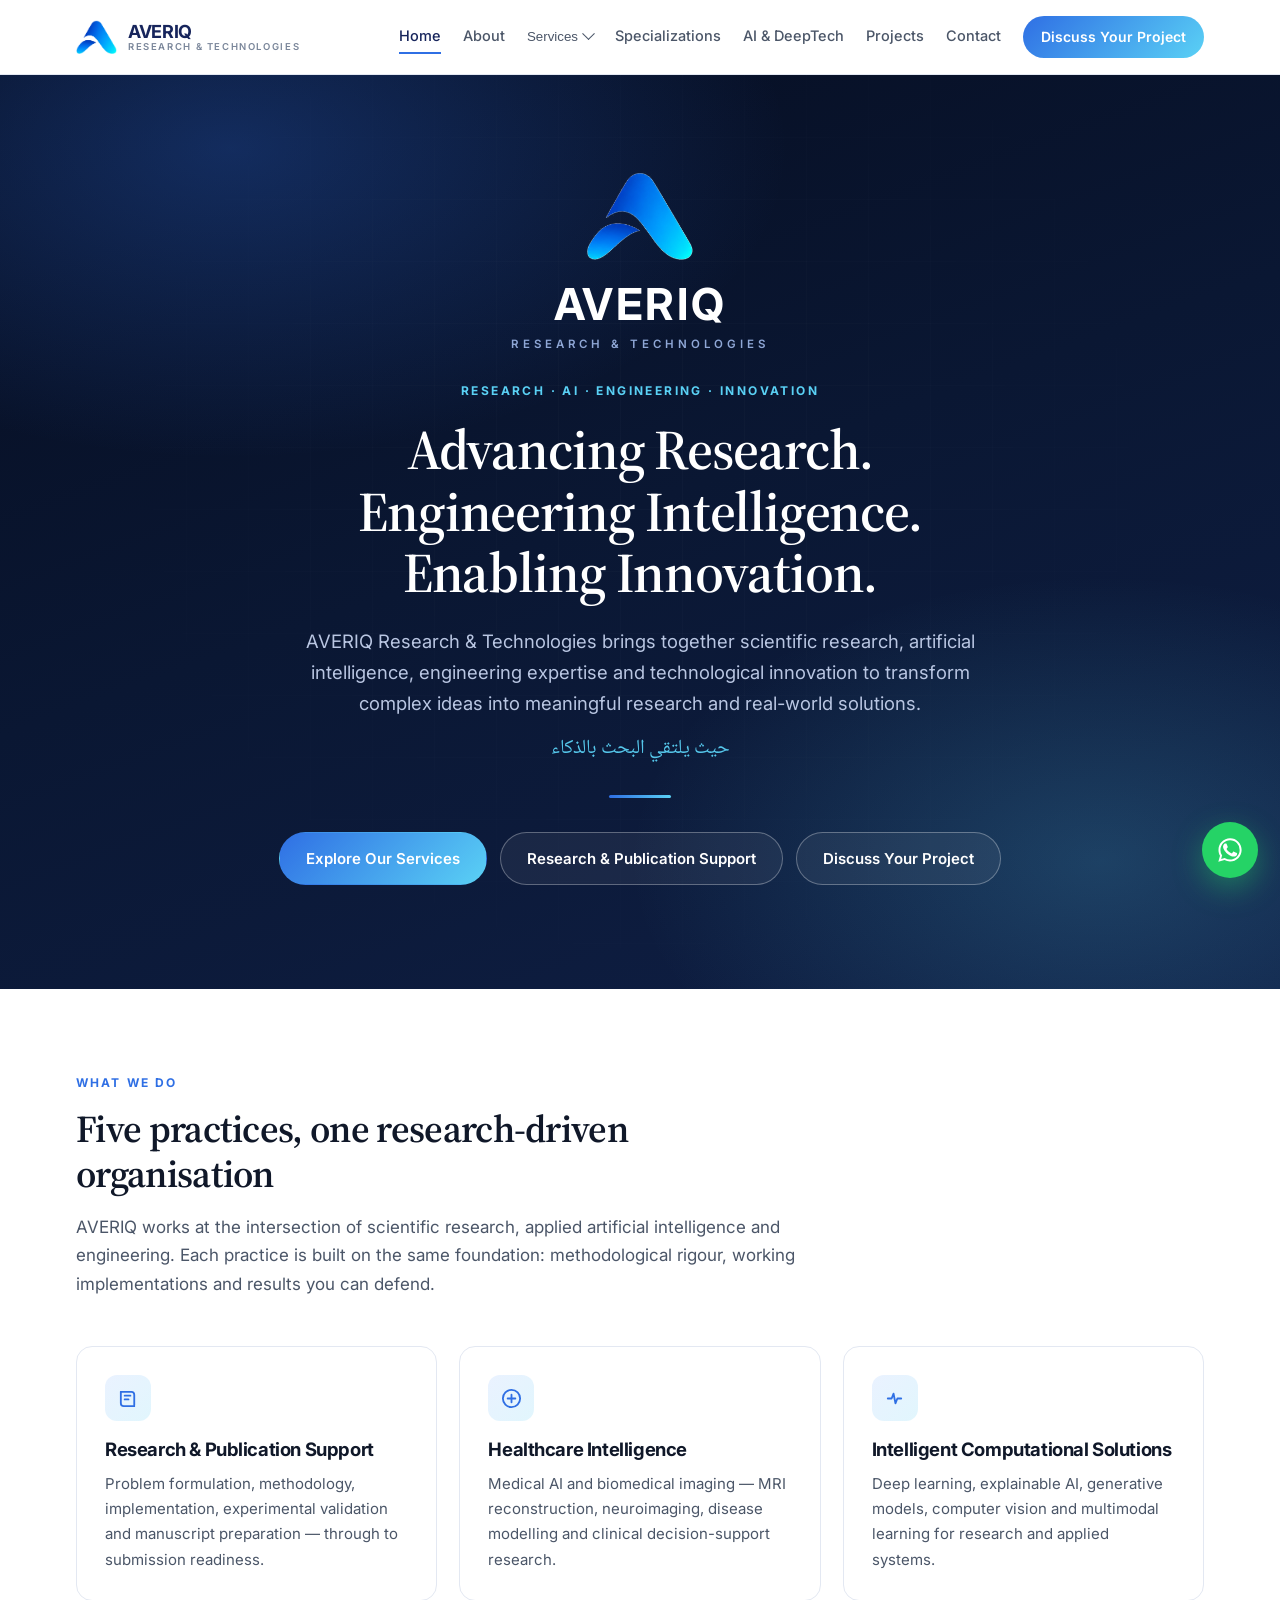
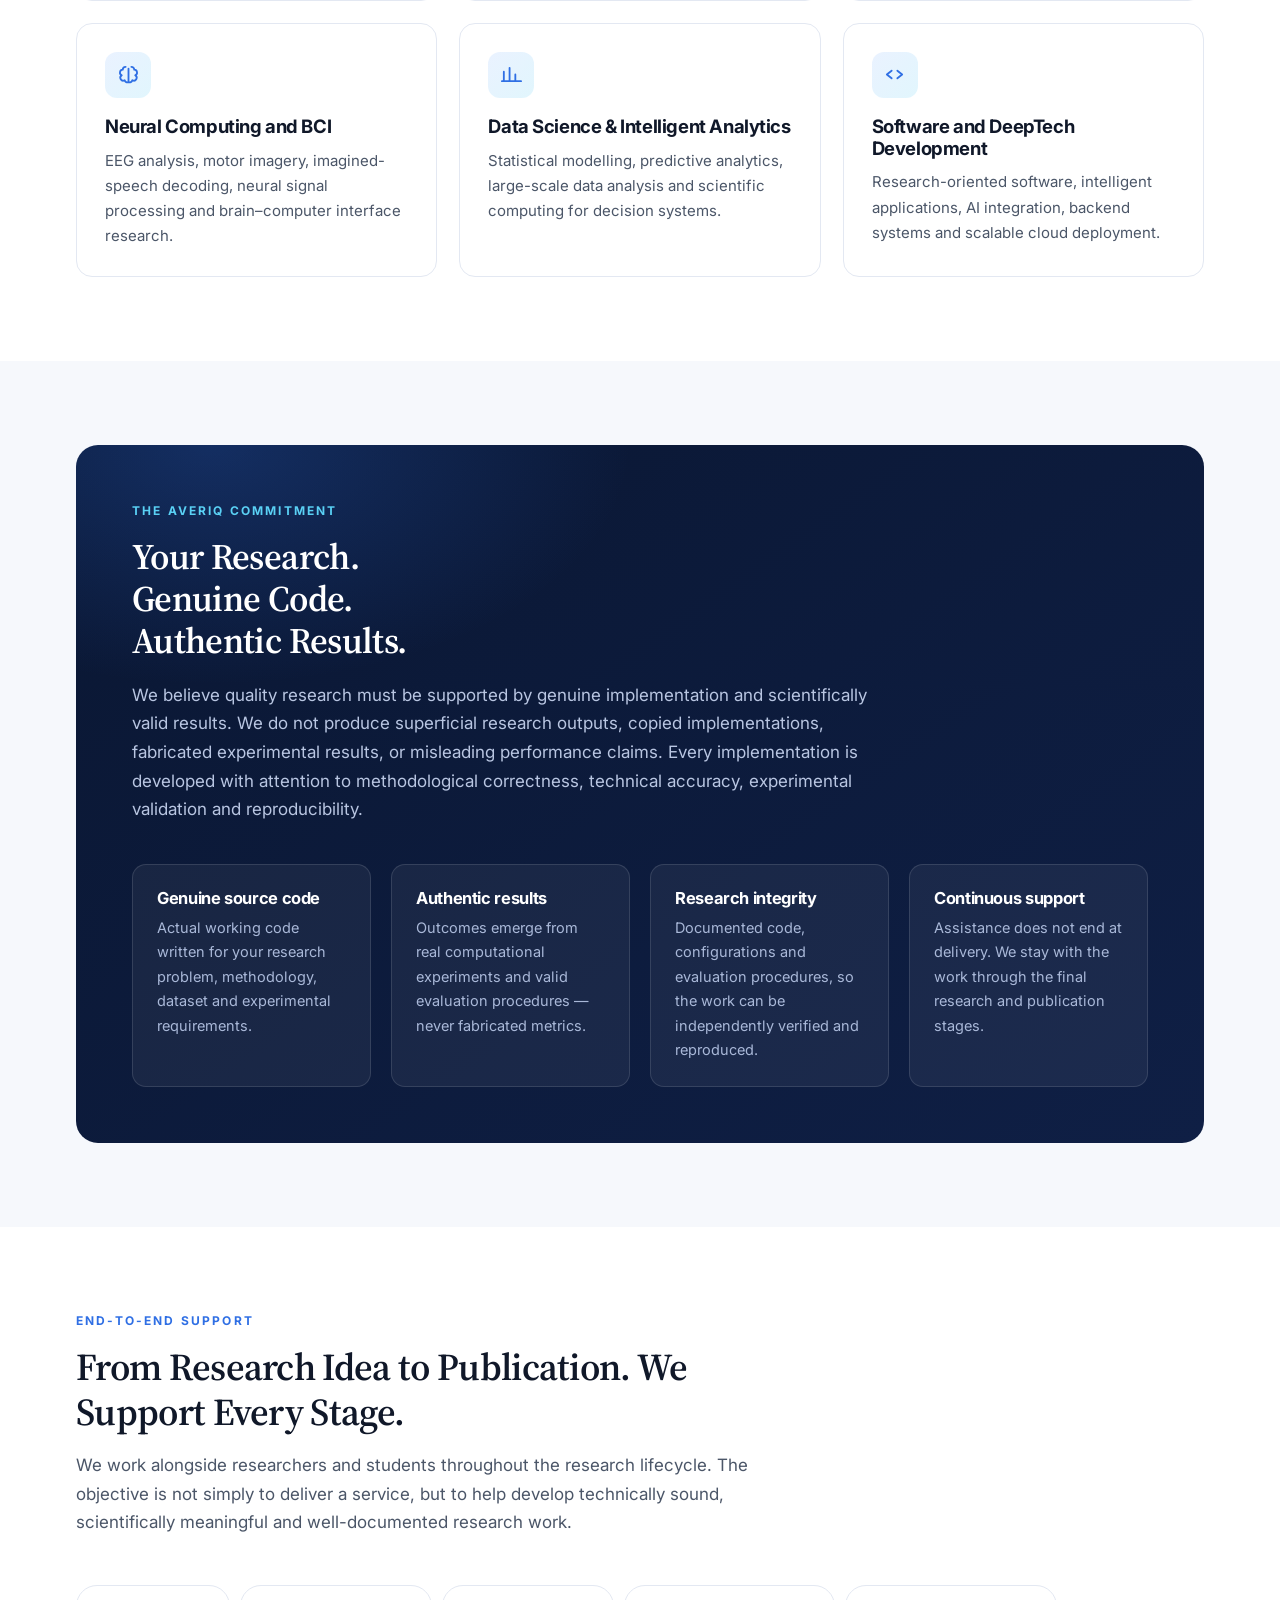
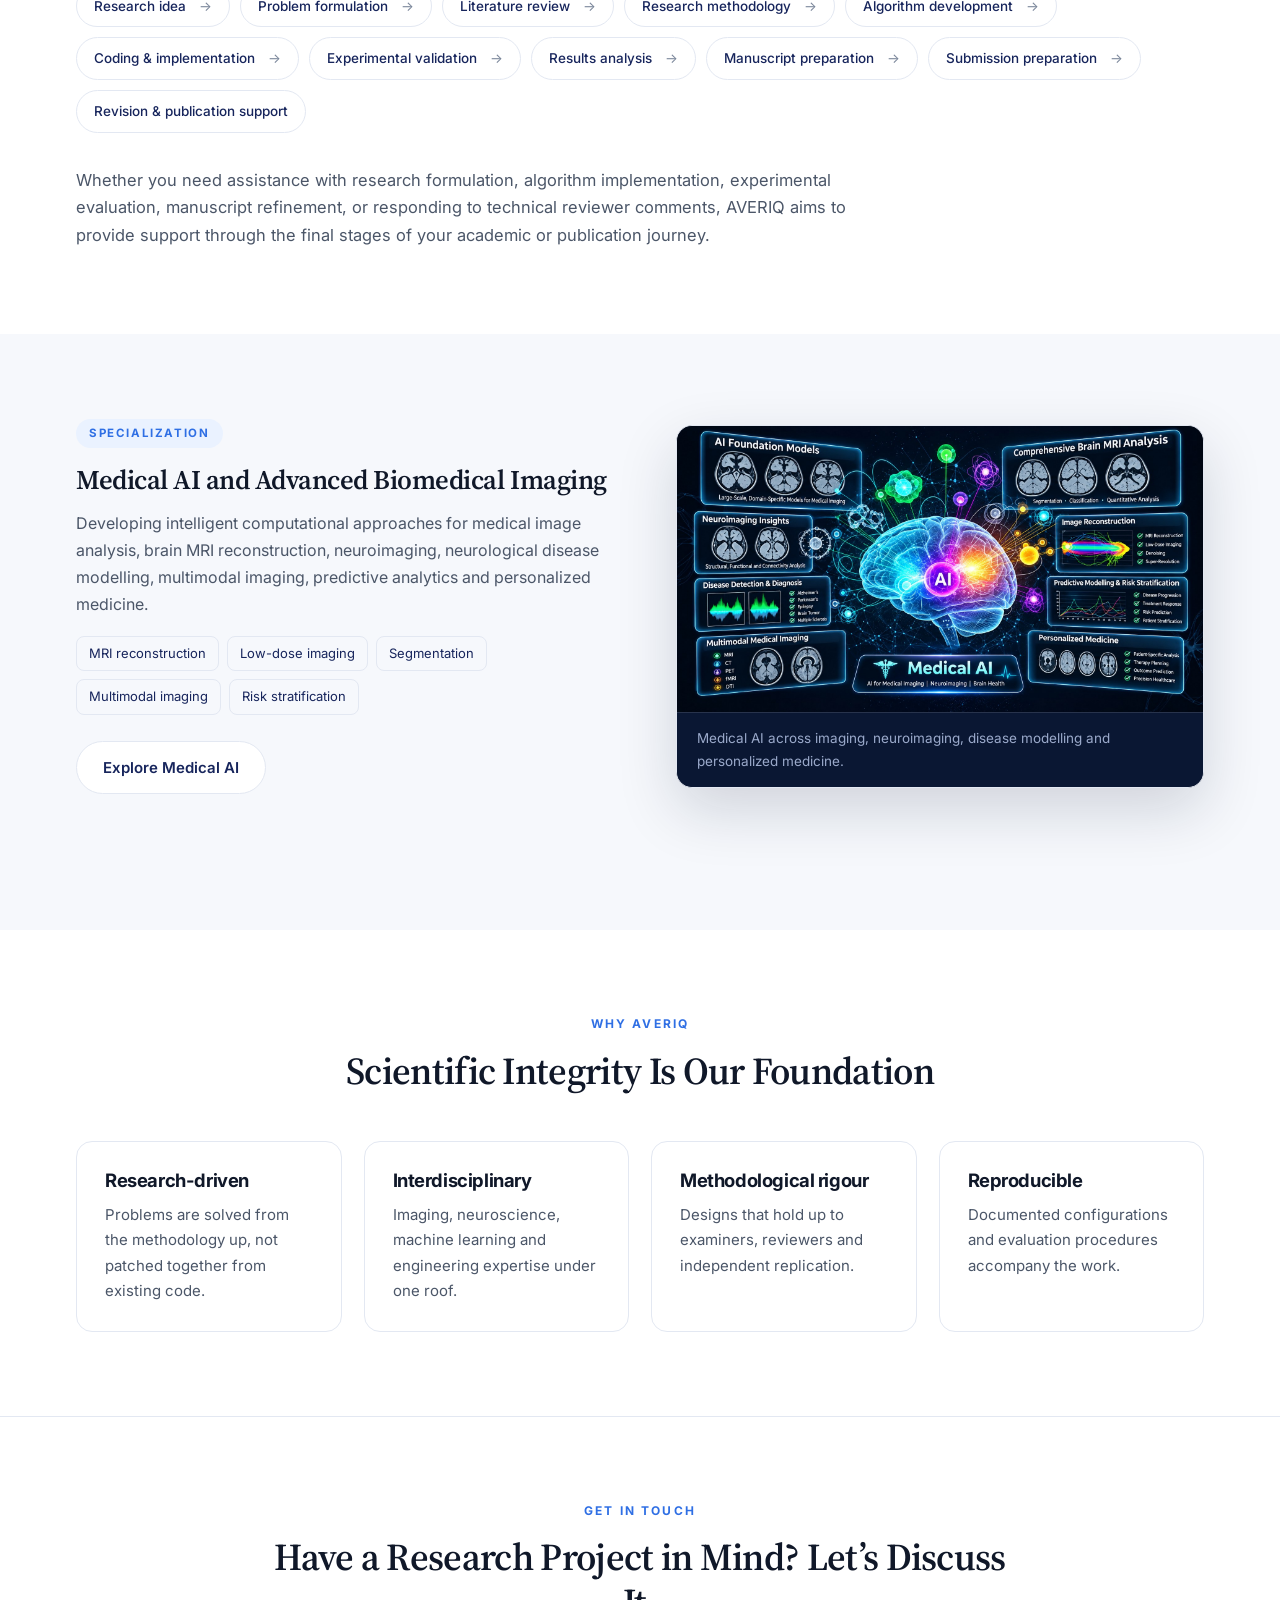
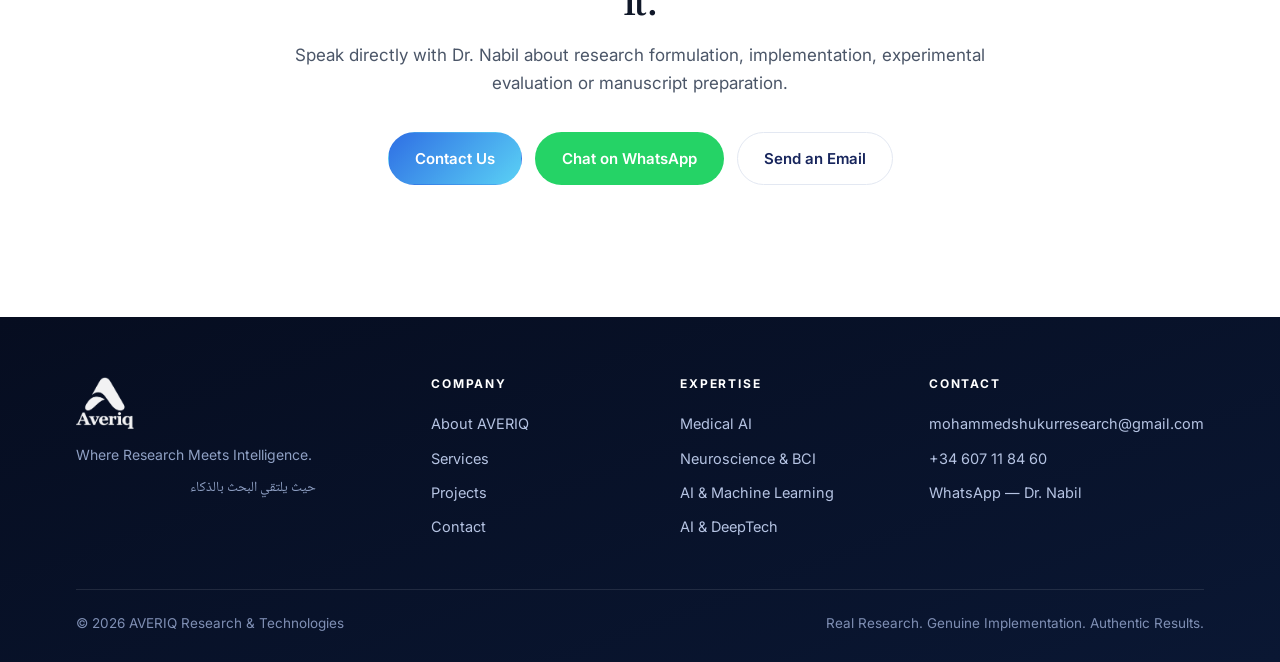
<file: index.html>
<!DOCTYPE html>
<html lang="en">
<head>
<meta charset="utf-8">
<meta name="viewport" content="width=device-width, initial-scale=1">
<title>AVERIQ Research &amp; Technologies — Where Research Meets Intelligence</title>
<meta name="description" content="AVERIQ Research & Technologies brings together scientific research, artificial intelligence, engineering expertise and technological innovation.">
<link rel="canonical" href="https://averiq-r.github.io/">
<meta property="og:site_name" content="AVERIQ Research &amp; Technologies">
<meta property="og:title" content="AVERIQ Research &amp; Technologies — Where Research Meets Intelligence">
<meta property="og:description" content="AVERIQ Research & Technologies brings together scientific research, artificial intelligence, engineering expertise and technological innovation.">
<meta property="og:type" content="website">
<meta property="og:image" content="https://averiq-r.github.io/assets/logo.png">
<meta name="twitter:card" content="summary_large_image">
<meta name="theme-color" content="#0A1733">
<link rel="icon" type="image/png" sizes="32x32" href="assets/favicon-32.png">
<link rel="icon" type="image/png" sizes="64x64" href="assets/favicon.png">
<link rel="apple-touch-icon" href="assets/apple-touch-icon.png">
<link rel="preconnect" href="https://fonts.googleapis.com">
<link rel="preconnect" href="https://fonts.gstatic.com" crossorigin>
<link href="https://fonts.googleapis.com/css2?family=Inter:wght@400;500;600;700&family=Noto+Naskh+Arabic:wght@400;500&family=Source+Serif+4:opsz,wght@8..60,600;8..60,700&display=swap" rel="stylesheet">
<link rel="stylesheet" href="assets/css/averiq.css">
</head>
<body>

<header class="site">
  <div class="wrap nav">
    <a class="brand" href="index.html" aria-label="AVERIQ home">
      <img src="assets/mark.png" alt="">
      <span class="brand-text">
        <span class="brand-name">AVERIQ</span>
        <span class="brand-sub">Research &amp; Technologies</span>
      </span>
    </a>
    <button class="burger" type="button" aria-label="Menu" aria-expanded="false"><span></span></button>
    <nav class="nav-links">
      <a href="index.html" class="active">Home</a>
      <a href="about.html">About</a>
      <div class="has-mega">
        <button class="mega-toggle" type="button" aria-expanded="false">Services <span class="chev"></span></button>
        <div class="mega">
          <div class="mega-inner">
        <div class="mega-col">
          <h6>Research Foundations</h6>
          <a href="services.html#research-consultation">Research Consultation</a>
          <a href="services.html#topic-selection">Topic Selection</a>
          <a href="services.html#literature-review">Systematic Literature Review</a>
          <a href="services.html#gap-analysis">Research Gap Analysis</a>
          <a href="services.html#research-proposal">Research Proposal</a>
        </div>
        <div class="mega-col">
          <h6>Methodology &amp; Implementation</h6>
          <a href="services.html#methodology">Methodology &amp; Experimental Design</a>
          <a href="services.html#algorithm-implementation">Algorithm Implementation</a>
          <a href="services.html#model-development">Deep Learning Model Development</a>
          <a href="services.html#dataset-preparation">Dataset Preparation</a>
          <a href="services.html#experiment-pipeline">Experiment Pipelines</a>
        </div>
        <div class="mega-col">
          <h6>Experiments &amp; Validation</h6>
          <a href="services.html#baseline-reproduction">Baseline Reproduction</a>
          <a href="services.html#reproducibility-audit">Reproducibility Audit</a>
          <a href="services.html#ablation-benchmarking">Ablation &amp; Benchmarking</a>
          <a href="services.html#statistical-analysis">Statistical Analysis</a>
          <a href="services.html#results-interpretation">Results Interpretation</a>
        </div>
        <div class="mega-col">
          <h6>Writing &amp; Documentation</h6>
          <a href="services.html#manuscript-structuring">Manuscript Structuring</a>
          <a href="services.html#language-editing">Scientific Language Editing</a>
          <a href="services.html#latex-formatting">LaTeX &amp; Formatting</a>
          <a href="services.html#figures-visualization">Figures &amp; Scientific Visualization</a>
          <a href="services.html#thesis-assistance">Thesis &amp; Dissertation Support</a>
        </div>
        <div class="mega-col">
          <h6>Publication Support</h6>
          <a href="services.html#journal-selection">Journal &amp; Venue Selection</a>
          <a href="services.html#submission-preparation">Submission Preparation</a>
          <a href="services.html#reviewer-response">Reviewer Response Support</a>
          <a href="services.html#review-paper">Review &amp; Survey Papers</a>
          <a href="services.html#book-chapter">Book Chapter Preparation</a>
        </div>
          </div>
          <div class="mega-foot"><div>
            <span>Every engagement is work done with you, with scope agreed in writing before it starts.</span>
            <a class="btn btn-ghost" href="services.html" style="padding:9px 20px;font-size:14px">View all services</a>
          </div></div>
        </div>
      </div>
      <a href="specializations.html">Specializations</a>
      <a href="deeptech.html">AI &amp; DeepTech</a>
      <a href="projects.html">Projects</a>
      <a href="contact.html">Contact</a>
      <a class="nav-cta" href="contact.html">Discuss Your Project</a>
    </nav>
  </div>
</header>

<div class="hero hero-home">
  <div class="wrap">
    <img class="hero-logo" src="assets/mark.png" alt="" width="420" height="348">
    <div class="hero-word">AVERIQ</div>
    <div class="hero-word-sub">Research &amp; Technologies</div>
    <div class="kicker">Research &middot; AI &middot; Engineering &middot; Innovation</div>
    <h1>Advancing Research. Engineering Intelligence. Enabling Innovation.</h1>
    <p class="lede">
      AVERIQ Research &amp; Technologies brings together scientific research, artificial intelligence,
      engineering expertise and technological innovation to transform complex ideas into meaningful
      research and real-world solutions.
    </p>
    <div class="tagline-ar">حيث يلتقي البحث بالذكاء</div>
    <div class="hero-rule"></div>
    <div class="cta-row">
      <a class="btn btn-primary" href="services.html">Explore Our Services</a>
      <a class="btn btn-onDark" href="services.html#publication">Research &amp; Publication Support</a>
      <a class="btn btn-onDark" href="contact.html">Discuss Your Project</a>
    </div>
  </div>
</div>

<section>
  <div class="wrap">
    <div class="sec-head">
      <div class="eyebrow">What we do</div>
      <h2 class="display">Five practices, one research-driven organisation</h2>
      <p>AVERIQ works at the intersection of scientific research, applied artificial intelligence and
         engineering. Each practice is built on the same foundation: methodological rigour, working
         implementations and results you can defend.</p>
    </div>
    <div class="grid g3">
      <a class="card reveal" href="services.html#publication">
        <div class="ic"><svg viewBox="0 0 24 24"><path d="M4 5h11a3 3 0 0 1 3 3v11"/><path d="M4 5v12a3 3 0 0 0 3 3h11"/><path d="M8 9h6M8 13h4"/></svg></div>
        <h3>Research &amp; Publication Support</h3>
        <p>Problem formulation, methodology, implementation, experimental validation and manuscript
           preparation &mdash; through to submission readiness.</p>
      </a>
      <a class="card reveal" href="specializations.html#medical-ai">
        <div class="ic"><svg viewBox="0 0 24 24"><circle cx="12" cy="12" r="9"/><path d="M12 8v8M8 12h8"/></svg></div>
        <h3>Healthcare Intelligence</h3>
        <p>Medical AI and biomedical imaging &mdash; MRI reconstruction, neuroimaging, disease modelling
           and clinical decision-support research.</p>
      </a>
      <a class="card reveal" href="specializations.html#aiml">
        <div class="ic"><svg viewBox="0 0 24 24"><path d="M5 12h4l2-5 2 10 2-5h4"/></svg></div>
        <h3>Intelligent Computational Solutions</h3>
        <p>Deep learning, explainable AI, generative models, computer vision and multimodal learning
           for research and applied systems.</p>
      </a>
      <a class="card reveal" href="specializations.html#neuro">
        <div class="ic"><svg viewBox="0 0 24 24"><path d="M9 4a3 3 0 0 0-3 3 3 3 0 0 0-1 5.8A3 3 0 0 0 8 18a3 3 0 0 0 4 2 3 3 0 0 0 4-2 3 3 0 0 0 3-5.2A3 3 0 0 0 18 7a3 3 0 0 0-3-3"/><path d="M12 6v14"/></svg></div>
        <h3>Neural Computing and BCI</h3>
        <p>EEG analysis, motor imagery, imagined-speech decoding, neural signal processing and
           brain&ndash;computer interface research.</p>
      </a>
      <a class="card reveal" href="specializations.html#data">
        <div class="ic"><svg viewBox="0 0 24 24"><path d="M4 19V9M10 19V5M16 19v-7M22 19H2"/></svg></div>
        <h3>Data Science &amp; Intelligent Analytics</h3>
        <p>Statistical modelling, predictive analytics, large-scale data analysis and scientific
           computing for decision systems.</p>
      </a>
      <a class="card reveal" href="specializations.html#software">
        <div class="ic"><svg viewBox="0 0 24 24"><path d="M9 8l-5 4 5 4M15 8l5 4-5 4"/></svg></div>
        <h3>Software and DeepTech Development</h3>
        <p>Research-oriented software, intelligent applications, AI integration, backend systems and
           scalable cloud deployment.</p>
      </a>
    </div>
  </div>
</section>


<section class="soft">
  <div class="wrap">
    <div class="band reveal">
      <div class="eyebrow">The AVERIQ commitment</div>
      <h2 class="display" style="font-size:clamp(25px,3.4vw,36px);max-width:20ch">Your Research. Genuine Code. Authentic Results.</h2>
      <p style="max-width:760px;margin-top:18px;font-size:17px">
        We believe quality research must be supported by genuine implementation and scientifically valid
        results. We do not produce superficial research outputs, copied implementations, fabricated
        experimental results, or misleading performance claims. Every implementation is developed with
        attention to methodological correctness, technical accuracy, experimental validation and
        reproducibility.
      </p>
      <div class="band-grid">
        <div class="band-item">
          <h4>Genuine source code</h4>
          <p>Actual working code written for your research problem, methodology, dataset and experimental requirements.</p>
        </div>
        <div class="band-item">
          <h4>Authentic results</h4>
          <p>Outcomes emerge from real computational experiments and valid evaluation procedures &mdash; never fabricated metrics.</p>
        </div>
        <div class="band-item">
          <h4>Research integrity</h4>
          <p>Documented code, configurations and evaluation procedures, so the work can be independently verified and reproduced.</p>
        </div>
        <div class="band-item">
          <h4>Continuous support</h4>
          <p>Assistance does not end at delivery. We stay with the work through the final research and publication stages.</p>
        </div>
      </div>
    </div>
  </div>
</section>


<section>
  <div class="wrap">
    <div class="sec-head">
      <div class="eyebrow">End-to-end support</div>
      <h2 class="display">From Research Idea to Publication. We Support Every Stage.</h2>
      <p>We work alongside researchers and students throughout the research lifecycle. The objective is
         not simply to deliver a service, but to help develop technically sound, scientifically
         meaningful and well-documented research work.</p>
    </div>
    <div class="flow reveal">
      <span>Research idea</span><span>Problem formulation</span><span>Literature review</span>
      <span>Research methodology</span><span>Algorithm development</span><span>Coding &amp; implementation</span>
      <span>Experimental validation</span><span>Results analysis</span><span>Manuscript preparation</span>
      <span>Submission preparation</span><span>Revision &amp; publication support</span>
    </div>
    <div class="prose" style="margin-top:34px;max-width:820px">
      <p>Whether you need assistance with research formulation, algorithm implementation, experimental
         evaluation, manuscript refinement, or responding to technical reviewer comments, AVERIQ aims to
         provide support through the final stages of your academic or publication journey.</p>
    </div>
  </div>
</section>

<section class="soft">
  <div class="wrap">
    <div class="spec reveal" style="border-top:0;padding-top:0">
      <div>
        <span class="tag">Specialization</span>
        <h3 class="display">Medical AI and Advanced Biomedical Imaging</h3>
        <p>Developing intelligent computational approaches for medical image analysis, brain MRI
           reconstruction, neuroimaging, neurological disease modelling, multimodal imaging, predictive
           analytics and personalized medicine.</p>
        <div class="chips">
          <span>MRI reconstruction</span><span>Low-dose imaging</span><span>Segmentation</span>
          <span>Multimodal imaging</span><span>Risk stratification</span>
        </div>
        <div class="cta-row" style="margin-top:26px">
          <a class="btn btn-ghost" href="specializations.html#medical-ai">Explore Medical AI</a>
        </div>
      </div>
      <figure class="feature spec-media">
        <img src="assets/img/medical-ai.jpg" width="1698" height="926" loading="lazy"
             alt="Medical AI applications in brain MRI analysis, neuroimaging, disease detection, medical image reconstruction, predictive modelling and personalized medicine.">
        <figcaption>Medical AI across imaging, neuroimaging, disease modelling and personalized medicine.</figcaption>
      </figure>
    </div>
  </div>
</section>

<section>
  <div class="wrap">
    <div class="sec-head center">
      <div class="eyebrow">Why AVERIQ</div>
      <h2 class="display">Scientific Integrity Is Our Foundation</h2>
    </div>
    <div class="grid g4">
      <div class="card reveal"><h3>Research-driven</h3><p>Problems are solved from the methodology up, not patched together from existing code.</p></div>
      <div class="card reveal"><h3>Interdisciplinary</h3><p>Imaging, neuroscience, machine learning and engineering expertise under one roof.</p></div>
      <div class="card reveal"><h3>Methodological rigour</h3><p>Designs that hold up to examiners, reviewers and independent replication.</p></div>
      <div class="card reveal"><h3>Reproducible</h3><p>Documented configurations and evaluation procedures accompany the work.</p></div>
    </div>
  </div>
</section>


<section class="bordered">
  <div class="wrap">
    <div class="sec-head center">
      <div class="eyebrow">Get in touch</div>
      <h2 class="display">Have a Research Project in Mind? Let&rsquo;s Discuss It.</h2>
      <p>Speak directly with Dr. Nabil about research formulation, implementation, experimental
         evaluation or manuscript preparation.</p>
      <div class="cta-row" style="justify-content:center">
        <a class="btn btn-primary" href="contact.html">Contact Us</a>
        <a class="btn btn-wa" href="https://wa.me/34607118460?text=Hello%20Dr.%20Nabil%2C%20I%20visited%20the%20AVERIQ%20website%20and%20would%20like%20to%20discuss%20research%20and%20publication%20assistance." target="_blank" rel="noopener">Chat on WhatsApp</a>
        <a class="btn btn-ghost" href="mailto:mohammedshukurresearch@gmail.com">Send an Email</a>
      </div>
    </div>
  </div>
</section>

<a class="wa-float" href="https://wa.me/34607118460?text=Hello%20Dr.%20Nabil%2C%20I%20visited%20the%20AVERIQ%20website%20and%20would%20like%20to%20discuss%20research%20and%20publication%20assistance." target="_blank" rel="noopener" aria-label="Chat with Dr. Nabil on WhatsApp" title="Chat with Dr. Nabil">
  <svg viewBox="0 0 24 24" aria-hidden="true"><path d="M17.47 14.38c-.3-.15-1.75-.86-2.02-.96-.27-.1-.47-.15-.67.15-.2.3-.77.96-.94 1.16-.17.2-.35.22-.64.07-.3-.15-1.25-.46-2.38-1.47-.88-.78-1.47-1.75-1.64-2.05-.17-.3-.02-.46.13-.6.13-.13.3-.35.45-.52.15-.17.2-.3.3-.5.1-.2.05-.37-.02-.52-.08-.15-.67-1.6-.92-2.2-.24-.58-.49-.5-.67-.5h-.57c-.2 0-.52.07-.8.37-.27.3-1.04 1.02-1.04 2.48 0 1.46 1.07 2.88 1.22 3.08.15.2 2.1 3.2 5.08 4.49.71.3 1.26.49 1.69.63.71.22 1.36.19 1.87.12.57-.09 1.75-.72 2-1.41.25-.69.25-1.28.17-1.41-.07-.13-.27-.2-.57-.35z"/><path d="M12.04 2C6.58 2 2.13 6.45 2.13 11.91c0 1.75.46 3.46 1.32 4.96L2 22l5.25-1.38a9.87 9.87 0 0 0 4.79 1.22h.01c5.46 0 9.91-4.45 9.91-9.91 0-2.65-1.03-5.14-2.9-7.01A9.82 9.82 0 0 0 12.04 2zm0 18.13h-.01a8.2 8.2 0 0 1-4.19-1.15l-.3-.18-3.12.82.83-3.04-.2-.31a8.17 8.17 0 0 1-1.26-4.36c0-4.54 3.7-8.24 8.25-8.24 2.2 0 4.27.86 5.83 2.42a8.19 8.19 0 0 1 2.41 5.83c0 4.54-3.7 8.24-8.24 8.24z"/></svg>
  <span class="wa-label">Chat with Dr. Nabil</span>
</a>

<footer class="site">
  <div class="wrap">
    <div class="foot-grid">
      <div class="foot-brand">
        <img src="assets/logo.png" alt="AVERIQ Research &amp; Technologies">
        <p>Where Research Meets Intelligence.</p>
        <p class="foot-ar">حيث يلتقي البحث بالذكاء</p>
      </div>
      <div>
        <h5>Company</h5>
        <a href="about.html">About AVERIQ</a>
        <a href="services.html">Services</a>
        <a href="projects.html">Projects</a>
        <a href="contact.html">Contact</a>
      </div>
      <div>
        <h5>Expertise</h5>
        <a href="specializations.html#medical-ai">Medical AI</a>
        <a href="specializations.html#neuro">Neuroscience &amp; BCI</a>
        <a href="specializations.html#aiml">AI &amp; Machine Learning</a>
        <a href="deeptech.html">AI &amp; DeepTech</a>
      </div>
      <div>
        <h5>Contact</h5>
        <a href="mailto:mohammedshukurresearch@gmail.com">mohammedshukurresearch@gmail.com</a>
        <a href="tel:+34607118460">+34 607 11 84 60</a>
        <a href="https://wa.me/34607118460?text=Hello%20Dr.%20Nabil%2C%20I%20visited%20the%20AVERIQ%20website%20and%20would%20like%20to%20discuss%20research%20and%20publication%20assistance." target="_blank" rel="noopener">WhatsApp &mdash; Dr. Nabil</a>
      </div>
    </div>
    <div class="foot-bottom">
      <span>&copy; <span data-year></span> AVERIQ Research &amp; Technologies</span>
      <span>Real Research. Genuine Implementation. Authentic Results.</span>
    </div>
  </div>
</footer>

<script src="assets/js/averiq.js"></script>
</body>
</html>
</file>
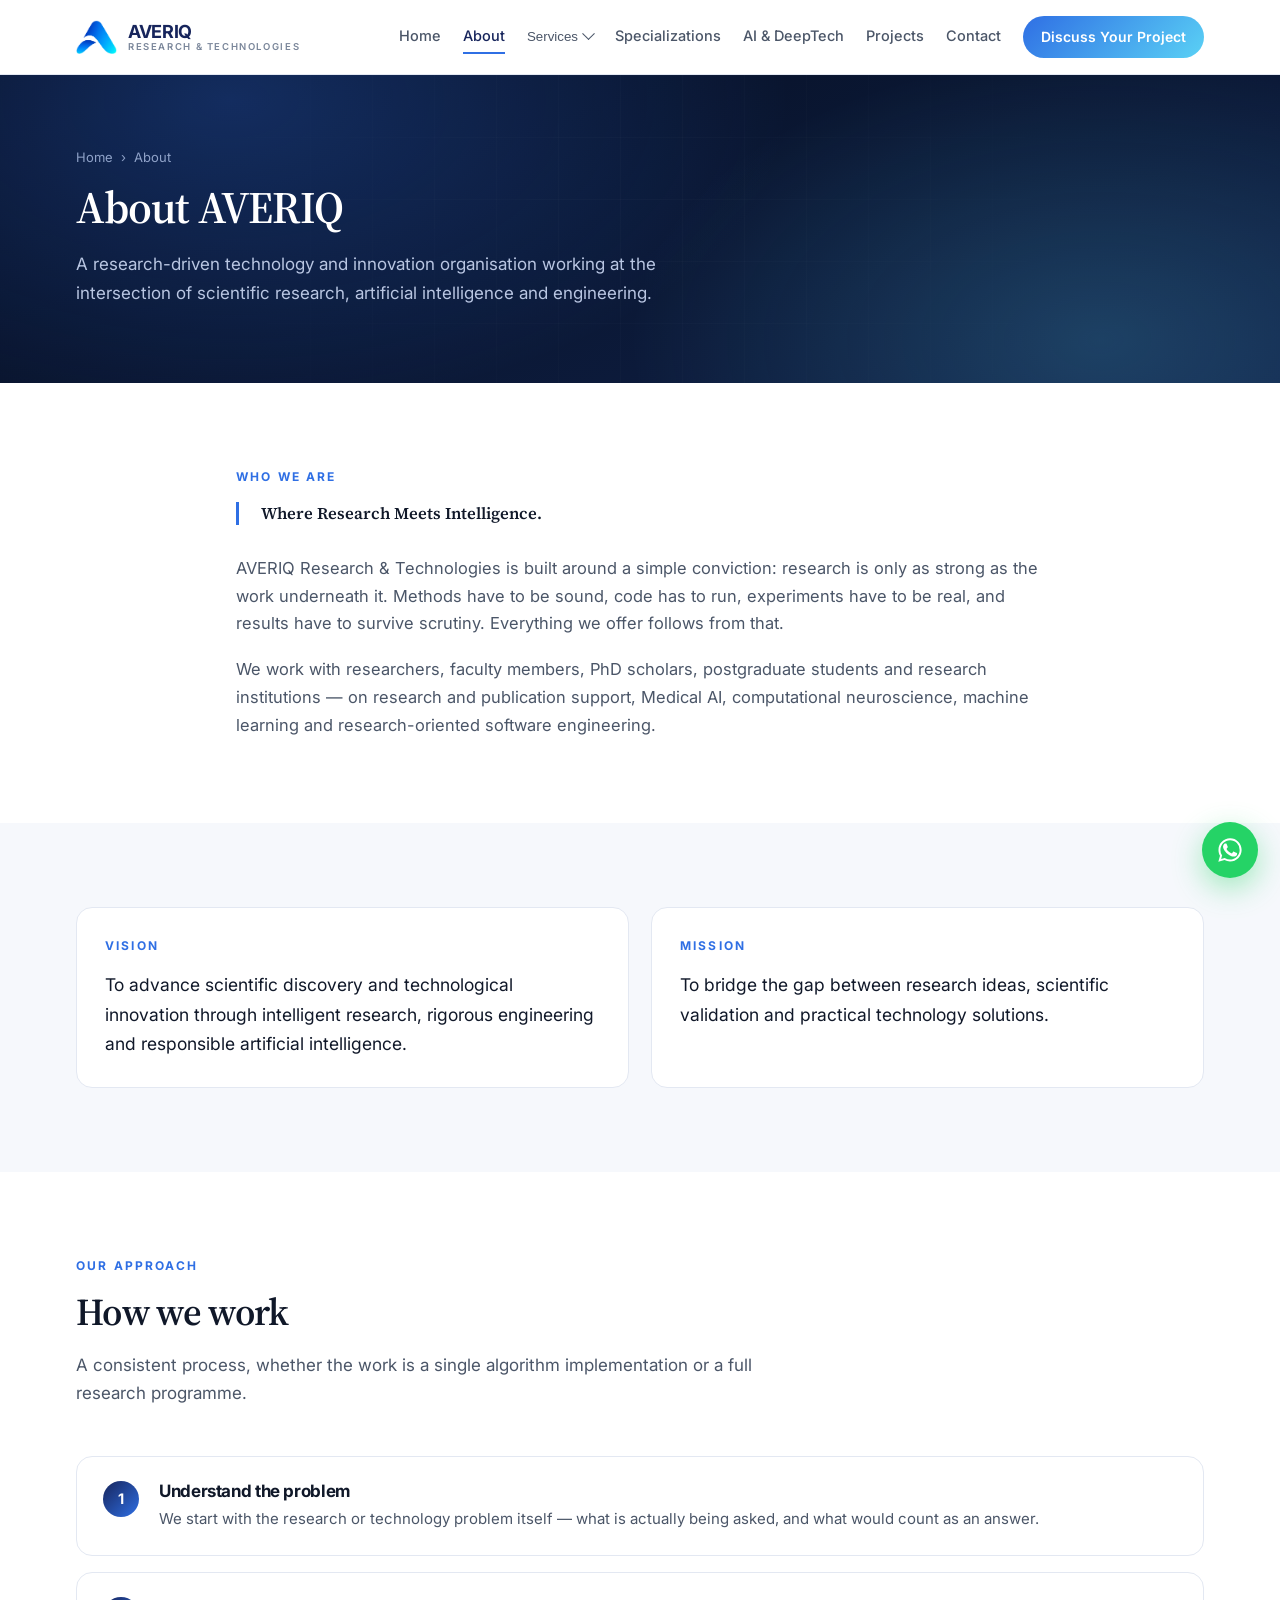
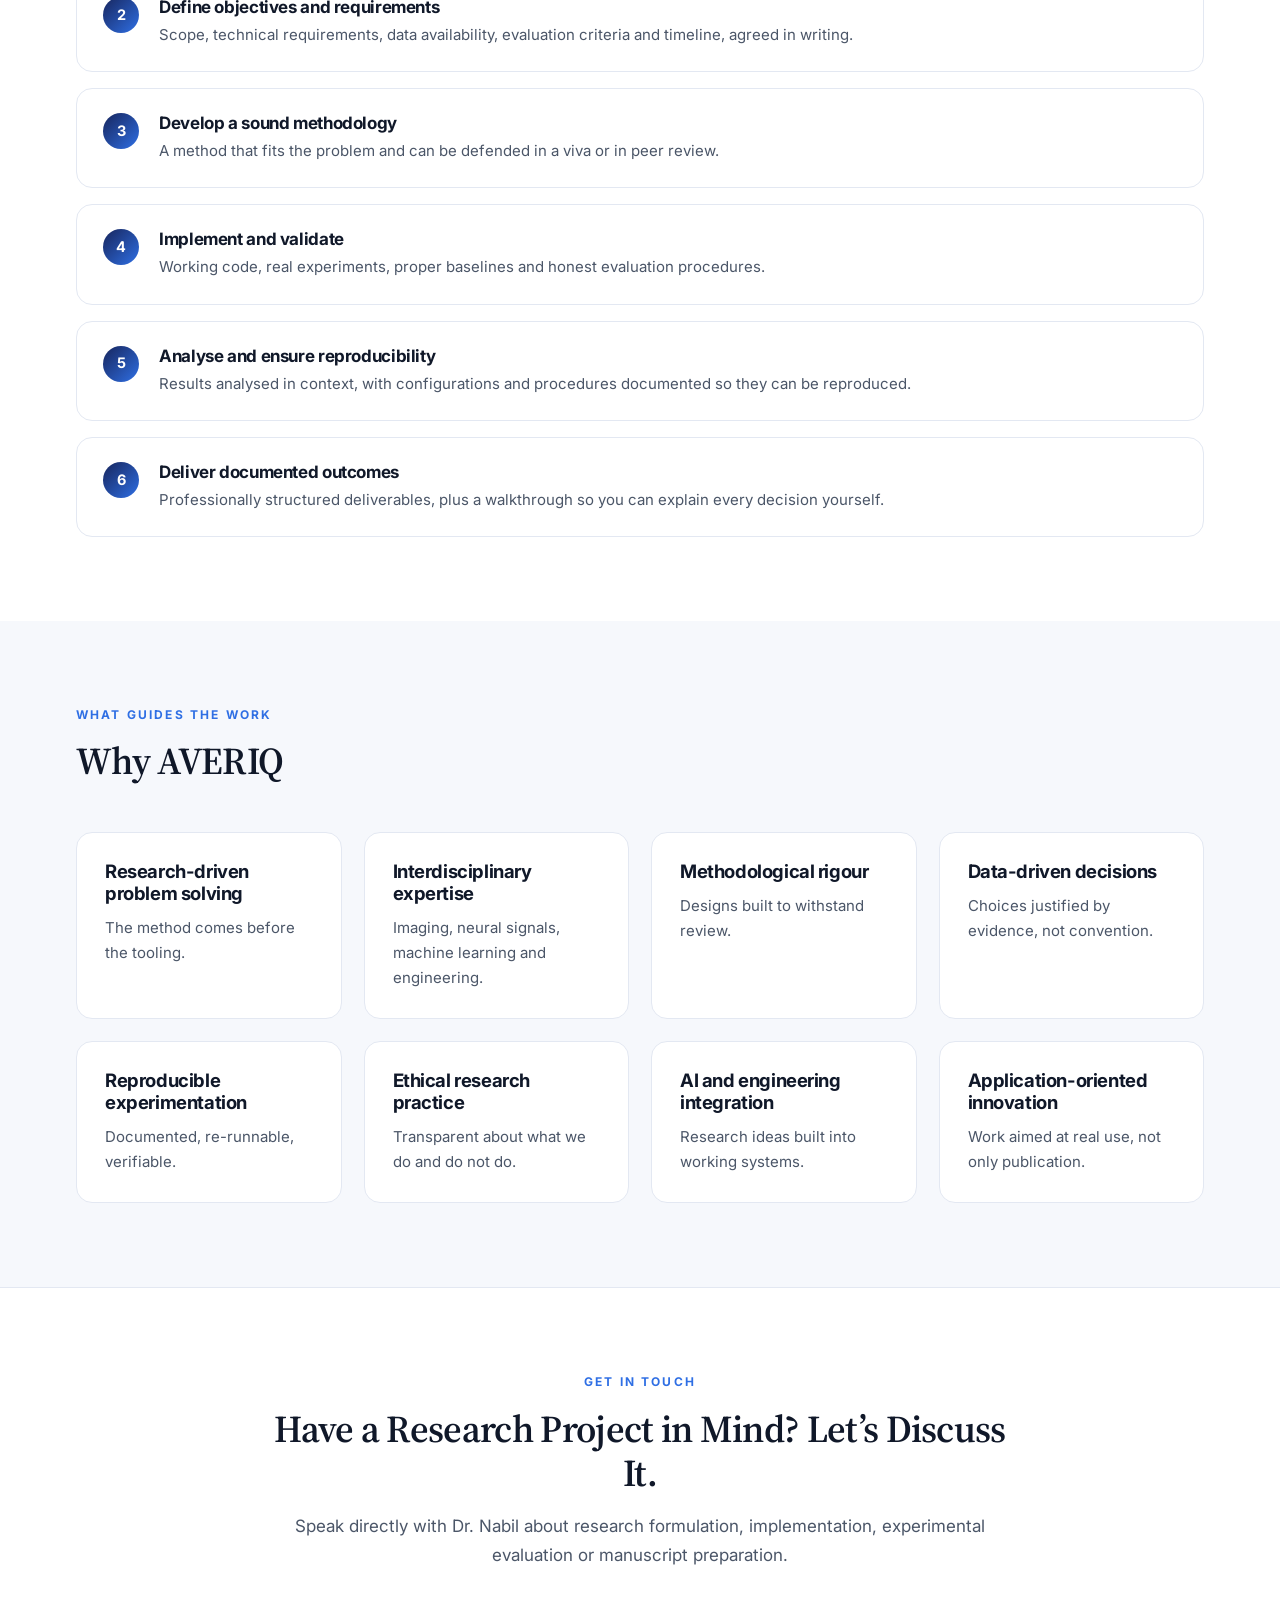
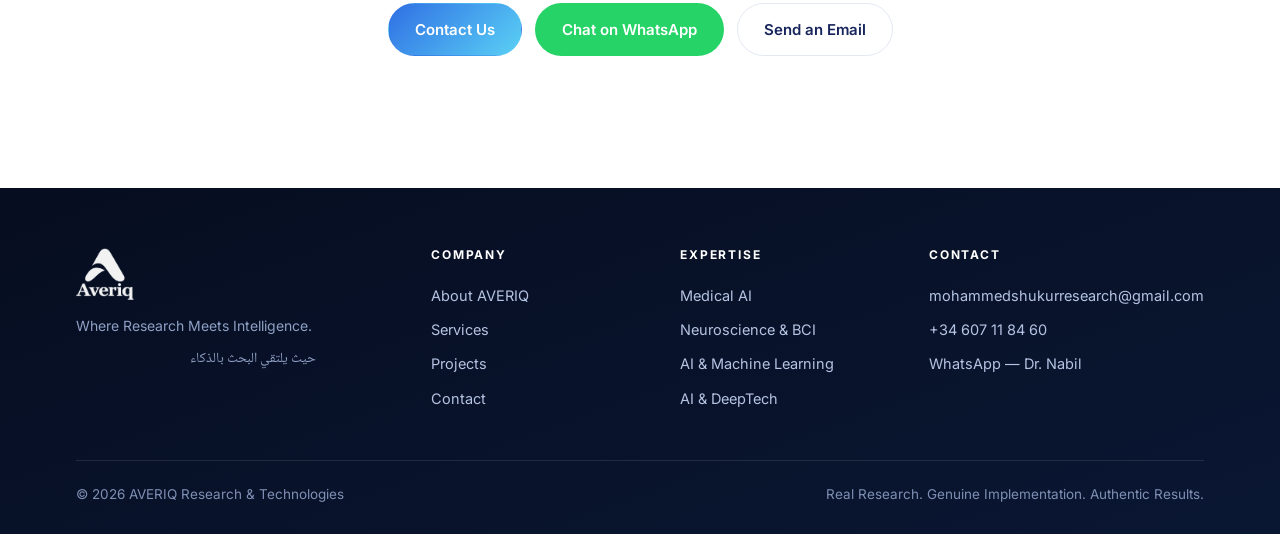
<file: about.html>
<!DOCTYPE html>
<html lang="en">
<head>
<meta charset="utf-8">
<meta name="viewport" content="width=device-width, initial-scale=1">
<title>About AVERIQ — Research & Technologies</title>
<meta name="description" content="AVERIQ's vision, mission and interdisciplinary approach to research, AI and engineering.">
<link rel="canonical" href="https://averiq-r.github.io/about.html">
<meta property="og:site_name" content="AVERIQ Research &amp; Technologies">
<meta property="og:title" content="About AVERIQ — Research & Technologies">
<meta property="og:description" content="AVERIQ's vision, mission and interdisciplinary approach to research, AI and engineering.">
<meta property="og:type" content="website">
<meta property="og:image" content="https://averiq-r.github.io/assets/logo.png">
<meta name="twitter:card" content="summary_large_image">
<meta name="theme-color" content="#0A1733">
<link rel="icon" type="image/png" sizes="32x32" href="assets/favicon-32.png">
<link rel="icon" type="image/png" sizes="64x64" href="assets/favicon.png">
<link rel="apple-touch-icon" href="assets/apple-touch-icon.png">
<link rel="preconnect" href="https://fonts.googleapis.com">
<link rel="preconnect" href="https://fonts.gstatic.com" crossorigin>
<link href="https://fonts.googleapis.com/css2?family=Inter:wght@400;500;600;700&family=Noto+Naskh+Arabic:wght@400;500&family=Source+Serif+4:opsz,wght@8..60,600;8..60,700&display=swap" rel="stylesheet">
<link rel="stylesheet" href="assets/css/averiq.css">
</head>
<body>

<header class="site">
  <div class="wrap nav">
    <a class="brand" href="index.html" aria-label="AVERIQ home">
      <img src="assets/mark.png" alt="">
      <span class="brand-text">
        <span class="brand-name">AVERIQ</span>
        <span class="brand-sub">Research &amp; Technologies</span>
      </span>
    </a>
    <button class="burger" type="button" aria-label="Menu" aria-expanded="false"><span></span></button>
    <nav class="nav-links">
      <a href="index.html">Home</a>
      <a href="about.html" class="active">About</a>
      <div class="has-mega">
        <button class="mega-toggle" type="button" aria-expanded="false">Services <span class="chev"></span></button>
        <div class="mega">
          <div class="mega-inner">
        <div class="mega-col">
          <h6>Research Foundations</h6>
          <a href="services.html#research-consultation">Research Consultation</a>
          <a href="services.html#topic-selection">Topic Selection</a>
          <a href="services.html#literature-review">Systematic Literature Review</a>
          <a href="services.html#gap-analysis">Research Gap Analysis</a>
          <a href="services.html#research-proposal">Research Proposal</a>
        </div>
        <div class="mega-col">
          <h6>Methodology &amp; Implementation</h6>
          <a href="services.html#methodology">Methodology &amp; Experimental Design</a>
          <a href="services.html#algorithm-implementation">Algorithm Implementation</a>
          <a href="services.html#model-development">Deep Learning Model Development</a>
          <a href="services.html#dataset-preparation">Dataset Preparation</a>
          <a href="services.html#experiment-pipeline">Experiment Pipelines</a>
        </div>
        <div class="mega-col">
          <h6>Experiments &amp; Validation</h6>
          <a href="services.html#baseline-reproduction">Baseline Reproduction</a>
          <a href="services.html#reproducibility-audit">Reproducibility Audit</a>
          <a href="services.html#ablation-benchmarking">Ablation &amp; Benchmarking</a>
          <a href="services.html#statistical-analysis">Statistical Analysis</a>
          <a href="services.html#results-interpretation">Results Interpretation</a>
        </div>
        <div class="mega-col">
          <h6>Writing &amp; Documentation</h6>
          <a href="services.html#manuscript-structuring">Manuscript Structuring</a>
          <a href="services.html#language-editing">Scientific Language Editing</a>
          <a href="services.html#latex-formatting">LaTeX &amp; Formatting</a>
          <a href="services.html#figures-visualization">Figures &amp; Scientific Visualization</a>
          <a href="services.html#thesis-assistance">Thesis &amp; Dissertation Support</a>
        </div>
        <div class="mega-col">
          <h6>Publication Support</h6>
          <a href="services.html#journal-selection">Journal &amp; Venue Selection</a>
          <a href="services.html#submission-preparation">Submission Preparation</a>
          <a href="services.html#reviewer-response">Reviewer Response Support</a>
          <a href="services.html#review-paper">Review &amp; Survey Papers</a>
          <a href="services.html#book-chapter">Book Chapter Preparation</a>
        </div>
          </div>
          <div class="mega-foot"><div>
            <span>Every engagement is work done with you, with scope agreed in writing before it starts.</span>
            <a class="btn btn-ghost" href="services.html" style="padding:9px 20px;font-size:14px">View all services</a>
          </div></div>
        </div>
      </div>
      <a href="specializations.html">Specializations</a>
      <a href="deeptech.html">AI &amp; DeepTech</a>
      <a href="projects.html">Projects</a>
      <a href="contact.html">Contact</a>
      <a class="nav-cta" href="contact.html">Discuss Your Project</a>
    </nav>
  </div>
</header>

<div class="hero hero-page">
  <div class="wrap">
    <div class="crumb"><a href="index.html">Home</a> &nbsp;&rsaquo;&nbsp; About</div>
    <h1 class="display">About AVERIQ</h1>
    <p>A research-driven technology and innovation organisation working at the intersection of scientific research, artificial intelligence and engineering.</p>
  </div>
</div>

<section>
  <div class="wrap narrow prose">
    <div class="eyebrow">Who we are</div>
    <p class="quote">Where Research Meets Intelligence.</p>
    <p style="margin-top:30px">AVERIQ Research &amp; Technologies is built around a simple conviction:
       research is only as strong as the work underneath it. Methods have to be sound, code has to run,
       experiments have to be real, and results have to survive scrutiny. Everything we offer follows
       from that.</p>
    <p>We work with researchers, faculty members, PhD scholars, postgraduate students and research
       institutions &mdash; on research and publication support, Medical AI, computational neuroscience,
       machine learning and research-oriented software engineering.</p>
  </div>
</section>

<section class="soft">
  <div class="wrap">
    <div class="grid g2">
      <div class="card reveal">
        <div class="eyebrow">Vision</div>
        <p style="font-size:17.5px;color:var(--ink)">To advance scientific discovery and technological
           innovation through intelligent research, rigorous engineering and responsible artificial
           intelligence.</p>
      </div>
      <div class="card reveal">
        <div class="eyebrow">Mission</div>
        <p style="font-size:17.5px;color:var(--ink)">To bridge the gap between research ideas, scientific
           validation and practical technology solutions.</p>
      </div>
    </div>
  </div>
</section>

<section>
  <div class="wrap">
    <div class="sec-head">
      <div class="eyebrow">Our approach</div>
      <h2 class="display">How we work</h2>
      <p>A consistent process, whether the work is a single algorithm implementation or a full research
         programme.</p>
    </div>
    <div class="steps">
      <div class="step reveal"><div class="n">1</div><div><h4>Understand the problem</h4><p>We start with the research or technology problem itself &mdash; what is actually being asked, and what would count as an answer.</p></div></div>
      <div class="step reveal"><div class="n">2</div><div><h4>Define objectives and requirements</h4><p>Scope, technical requirements, data availability, evaluation criteria and timeline, agreed in writing.</p></div></div>
      <div class="step reveal"><div class="n">3</div><div><h4>Develop a sound methodology</h4><p>A method that fits the problem and can be defended in a viva or in peer review.</p></div></div>
      <div class="step reveal"><div class="n">4</div><div><h4>Implement and validate</h4><p>Working code, real experiments, proper baselines and honest evaluation procedures.</p></div></div>
      <div class="step reveal"><div class="n">5</div><div><h4>Analyse and ensure reproducibility</h4><p>Results analysed in context, with configurations and procedures documented so they can be reproduced.</p></div></div>
      <div class="step reveal"><div class="n">6</div><div><h4>Deliver documented outcomes</h4><p>Professionally structured deliverables, plus a walkthrough so you can explain every decision yourself.</p></div></div>
    </div>
  </div>
</section>

<section class="soft">
  <div class="wrap">
    <div class="sec-head">
      <div class="eyebrow">What guides the work</div>
      <h2 class="display">Why AVERIQ</h2>
    </div>
    <div class="grid g4">
      <div class="card reveal"><h3>Research-driven problem solving</h3><p>The method comes before the tooling.</p></div>
      <div class="card reveal"><h3>Interdisciplinary expertise</h3><p>Imaging, neural signals, machine learning and engineering.</p></div>
      <div class="card reveal"><h3>Methodological rigour</h3><p>Designs built to withstand review.</p></div>
      <div class="card reveal"><h3>Data-driven decisions</h3><p>Choices justified by evidence, not convention.</p></div>
      <div class="card reveal"><h3>Reproducible experimentation</h3><p>Documented, re-runnable, verifiable.</p></div>
      <div class="card reveal"><h3>Ethical research practice</h3><p>Transparent about what we do and do not do.</p></div>
      <div class="card reveal"><h3>AI and engineering integration</h3><p>Research ideas built into working systems.</p></div>
      <div class="card reveal"><h3>Application-oriented innovation</h3><p>Work aimed at real use, not only publication.</p></div>
    </div>
  </div>
</section>


<section class="bordered">
  <div class="wrap">
    <div class="sec-head center">
      <div class="eyebrow">Get in touch</div>
      <h2 class="display">Have a Research Project in Mind? Let&rsquo;s Discuss It.</h2>
      <p>Speak directly with Dr. Nabil about research formulation, implementation, experimental
         evaluation or manuscript preparation.</p>
      <div class="cta-row" style="justify-content:center">
        <a class="btn btn-primary" href="contact.html">Contact Us</a>
        <a class="btn btn-wa" href="https://wa.me/34607118460?text=Hello%20Dr.%20Nabil%2C%20I%20visited%20the%20AVERIQ%20website%20and%20would%20like%20to%20discuss%20research%20and%20publication%20assistance." target="_blank" rel="noopener">Chat on WhatsApp</a>
        <a class="btn btn-ghost" href="mailto:mohammedshukurresearch@gmail.com">Send an Email</a>
      </div>
    </div>
  </div>
</section>

<a class="wa-float" href="https://wa.me/34607118460?text=Hello%20Dr.%20Nabil%2C%20I%20visited%20the%20AVERIQ%20website%20and%20would%20like%20to%20discuss%20research%20and%20publication%20assistance." target="_blank" rel="noopener" aria-label="Chat with Dr. Nabil on WhatsApp" title="Chat with Dr. Nabil">
  <svg viewBox="0 0 24 24" aria-hidden="true"><path d="M17.47 14.38c-.3-.15-1.75-.86-2.02-.96-.27-.1-.47-.15-.67.15-.2.3-.77.96-.94 1.16-.17.2-.35.22-.64.07-.3-.15-1.25-.46-2.38-1.47-.88-.78-1.47-1.75-1.64-2.05-.17-.3-.02-.46.13-.6.13-.13.3-.35.45-.52.15-.17.2-.3.3-.5.1-.2.05-.37-.02-.52-.08-.15-.67-1.6-.92-2.2-.24-.58-.49-.5-.67-.5h-.57c-.2 0-.52.07-.8.37-.27.3-1.04 1.02-1.04 2.48 0 1.46 1.07 2.88 1.22 3.08.15.2 2.1 3.2 5.08 4.49.71.3 1.26.49 1.69.63.71.22 1.36.19 1.87.12.57-.09 1.75-.72 2-1.41.25-.69.25-1.28.17-1.41-.07-.13-.27-.2-.57-.35z"/><path d="M12.04 2C6.58 2 2.13 6.45 2.13 11.91c0 1.75.46 3.46 1.32 4.96L2 22l5.25-1.38a9.87 9.87 0 0 0 4.79 1.22h.01c5.46 0 9.91-4.45 9.91-9.91 0-2.65-1.03-5.14-2.9-7.01A9.82 9.82 0 0 0 12.04 2zm0 18.13h-.01a8.2 8.2 0 0 1-4.19-1.15l-.3-.18-3.12.82.83-3.04-.2-.31a8.17 8.17 0 0 1-1.26-4.36c0-4.54 3.7-8.24 8.25-8.24 2.2 0 4.27.86 5.83 2.42a8.19 8.19 0 0 1 2.41 5.83c0 4.54-3.7 8.24-8.24 8.24z"/></svg>
  <span class="wa-label">Chat with Dr. Nabil</span>
</a>

<footer class="site">
  <div class="wrap">
    <div class="foot-grid">
      <div class="foot-brand">
        <img src="assets/logo.png" alt="AVERIQ Research &amp; Technologies">
        <p>Where Research Meets Intelligence.</p>
        <p class="foot-ar">حيث يلتقي البحث بالذكاء</p>
      </div>
      <div>
        <h5>Company</h5>
        <a href="about.html">About AVERIQ</a>
        <a href="services.html">Services</a>
        <a href="projects.html">Projects</a>
        <a href="contact.html">Contact</a>
      </div>
      <div>
        <h5>Expertise</h5>
        <a href="specializations.html#medical-ai">Medical AI</a>
        <a href="specializations.html#neuro">Neuroscience &amp; BCI</a>
        <a href="specializations.html#aiml">AI &amp; Machine Learning</a>
        <a href="deeptech.html">AI &amp; DeepTech</a>
      </div>
      <div>
        <h5>Contact</h5>
        <a href="mailto:mohammedshukurresearch@gmail.com">mohammedshukurresearch@gmail.com</a>
        <a href="tel:+34607118460">+34 607 11 84 60</a>
        <a href="https://wa.me/34607118460?text=Hello%20Dr.%20Nabil%2C%20I%20visited%20the%20AVERIQ%20website%20and%20would%20like%20to%20discuss%20research%20and%20publication%20assistance." target="_blank" rel="noopener">WhatsApp &mdash; Dr. Nabil</a>
      </div>
    </div>
    <div class="foot-bottom">
      <span>&copy; <span data-year></span> AVERIQ Research &amp; Technologies</span>
      <span>Real Research. Genuine Implementation. Authentic Results.</span>
    </div>
  </div>
</footer>

<script src="assets/js/averiq.js"></script>
</body>
</html>
</file>
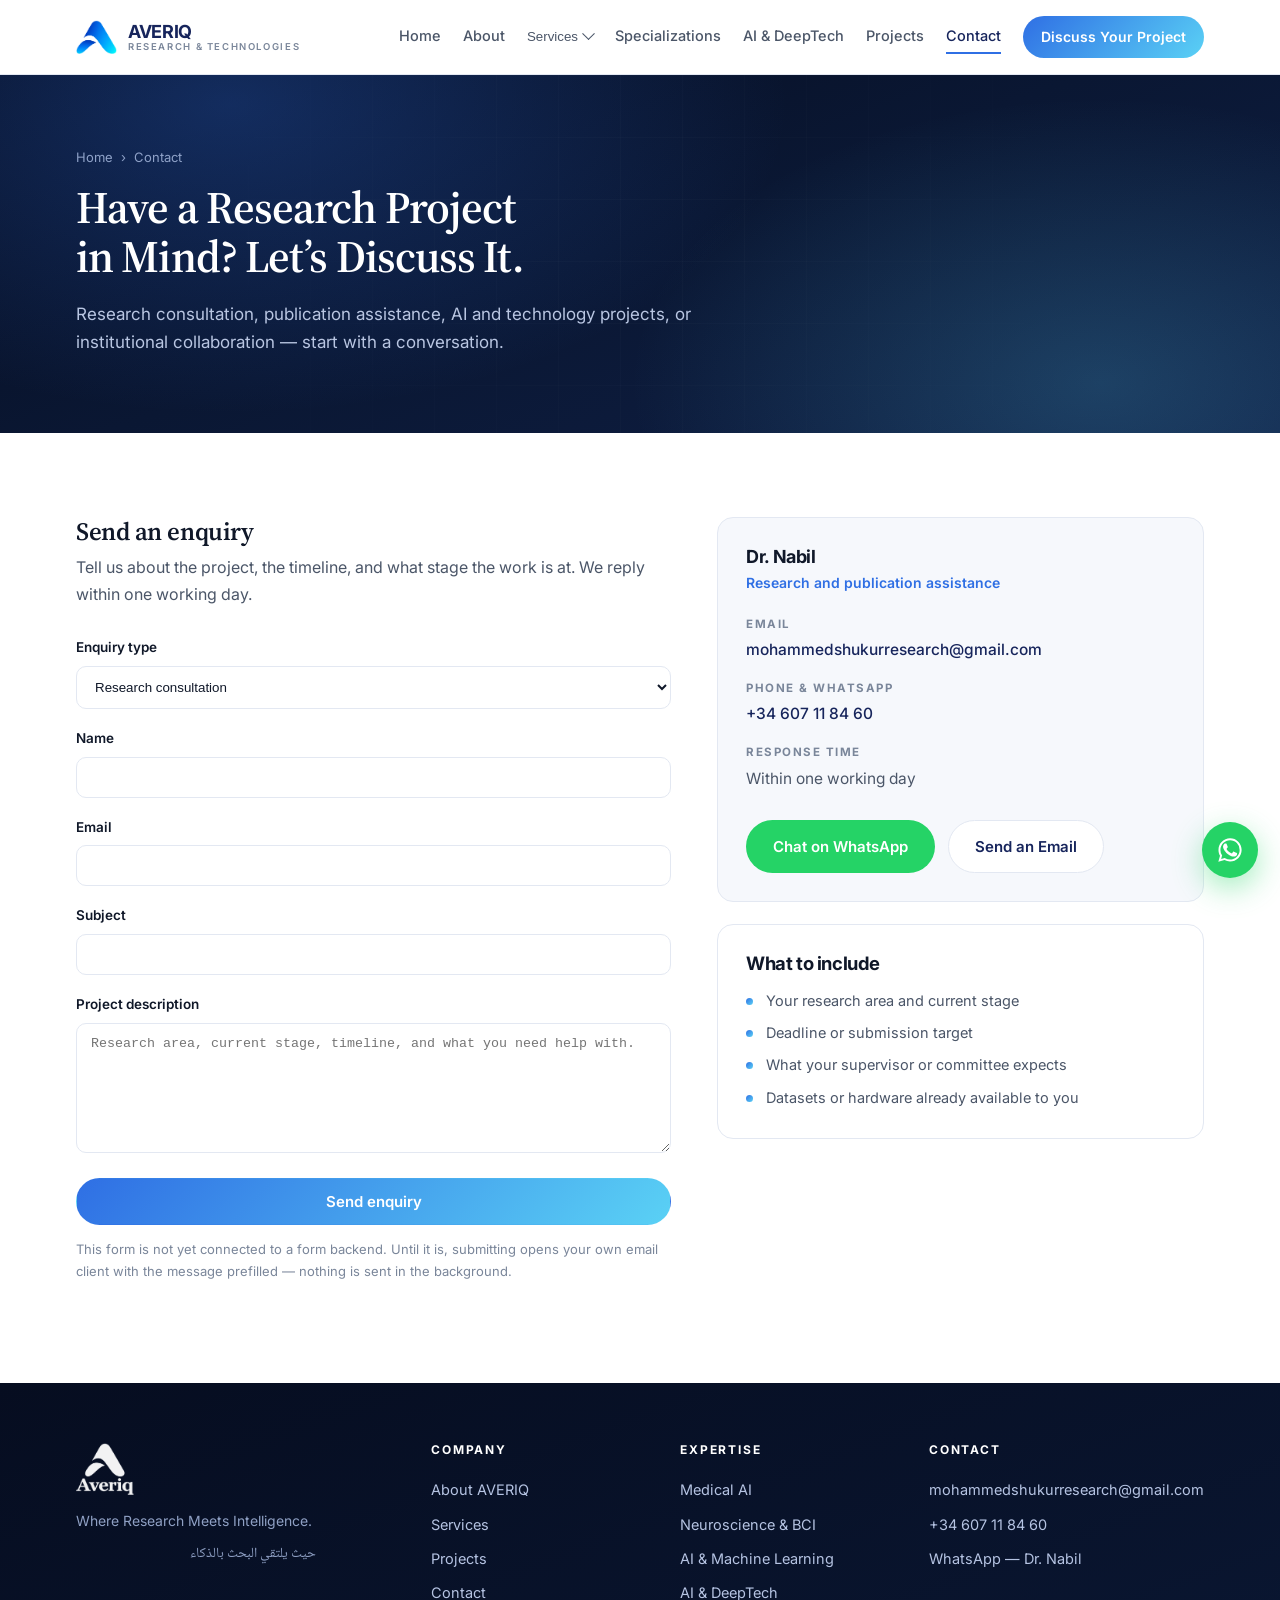
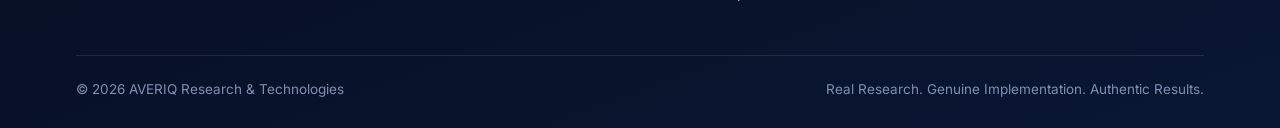
<file: contact.html>
<!DOCTYPE html>
<html lang="en">
<head>
<meta charset="utf-8">
<meta name="viewport" content="width=device-width, initial-scale=1">
<title>Contact AVERIQ — Dr. Nabil</title>
<meta name="description" content="Contact AVERIQ Research & Technologies for research consultation, publication assistance, AI projects and institutional collaboration.">
<link rel="canonical" href="https://averiq-r.github.io/contact.html">
<meta property="og:site_name" content="AVERIQ Research &amp; Technologies">
<meta property="og:title" content="Contact AVERIQ — Dr. Nabil">
<meta property="og:description" content="Contact AVERIQ Research & Technologies for research consultation, publication assistance, AI projects and institutional collaboration.">
<meta property="og:type" content="website">
<meta property="og:image" content="https://averiq-r.github.io/assets/logo.png">
<meta name="twitter:card" content="summary_large_image">
<meta name="theme-color" content="#0A1733">
<link rel="icon" type="image/png" sizes="32x32" href="assets/favicon-32.png">
<link rel="icon" type="image/png" sizes="64x64" href="assets/favicon.png">
<link rel="apple-touch-icon" href="assets/apple-touch-icon.png">
<link rel="preconnect" href="https://fonts.googleapis.com">
<link rel="preconnect" href="https://fonts.gstatic.com" crossorigin>
<link href="https://fonts.googleapis.com/css2?family=Inter:wght@400;500;600;700&family=Noto+Naskh+Arabic:wght@400;500&family=Source+Serif+4:opsz,wght@8..60,600;8..60,700&display=swap" rel="stylesheet">
<link rel="stylesheet" href="assets/css/averiq.css">
</head>
<body>

<header class="site">
  <div class="wrap nav">
    <a class="brand" href="index.html" aria-label="AVERIQ home">
      <img src="assets/mark.png" alt="">
      <span class="brand-text">
        <span class="brand-name">AVERIQ</span>
        <span class="brand-sub">Research &amp; Technologies</span>
      </span>
    </a>
    <button class="burger" type="button" aria-label="Menu" aria-expanded="false"><span></span></button>
    <nav class="nav-links">
      <a href="index.html">Home</a>
      <a href="about.html">About</a>
      <div class="has-mega">
        <button class="mega-toggle" type="button" aria-expanded="false">Services <span class="chev"></span></button>
        <div class="mega">
          <div class="mega-inner">
        <div class="mega-col">
          <h6>Research Foundations</h6>
          <a href="services.html#research-consultation">Research Consultation</a>
          <a href="services.html#topic-selection">Topic Selection</a>
          <a href="services.html#literature-review">Systematic Literature Review</a>
          <a href="services.html#gap-analysis">Research Gap Analysis</a>
          <a href="services.html#research-proposal">Research Proposal</a>
        </div>
        <div class="mega-col">
          <h6>Methodology &amp; Implementation</h6>
          <a href="services.html#methodology">Methodology &amp; Experimental Design</a>
          <a href="services.html#algorithm-implementation">Algorithm Implementation</a>
          <a href="services.html#model-development">Deep Learning Model Development</a>
          <a href="services.html#dataset-preparation">Dataset Preparation</a>
          <a href="services.html#experiment-pipeline">Experiment Pipelines</a>
        </div>
        <div class="mega-col">
          <h6>Experiments &amp; Validation</h6>
          <a href="services.html#baseline-reproduction">Baseline Reproduction</a>
          <a href="services.html#reproducibility-audit">Reproducibility Audit</a>
          <a href="services.html#ablation-benchmarking">Ablation &amp; Benchmarking</a>
          <a href="services.html#statistical-analysis">Statistical Analysis</a>
          <a href="services.html#results-interpretation">Results Interpretation</a>
        </div>
        <div class="mega-col">
          <h6>Writing &amp; Documentation</h6>
          <a href="services.html#manuscript-structuring">Manuscript Structuring</a>
          <a href="services.html#language-editing">Scientific Language Editing</a>
          <a href="services.html#latex-formatting">LaTeX &amp; Formatting</a>
          <a href="services.html#figures-visualization">Figures &amp; Scientific Visualization</a>
          <a href="services.html#thesis-assistance">Thesis &amp; Dissertation Support</a>
        </div>
        <div class="mega-col">
          <h6>Publication Support</h6>
          <a href="services.html#journal-selection">Journal &amp; Venue Selection</a>
          <a href="services.html#submission-preparation">Submission Preparation</a>
          <a href="services.html#reviewer-response">Reviewer Response Support</a>
          <a href="services.html#review-paper">Review &amp; Survey Papers</a>
          <a href="services.html#book-chapter">Book Chapter Preparation</a>
        </div>
          </div>
          <div class="mega-foot"><div>
            <span>Every engagement is work done with you, with scope agreed in writing before it starts.</span>
            <a class="btn btn-ghost" href="services.html" style="padding:9px 20px;font-size:14px">View all services</a>
          </div></div>
        </div>
      </div>
      <a href="specializations.html">Specializations</a>
      <a href="deeptech.html">AI &amp; DeepTech</a>
      <a href="projects.html">Projects</a>
      <a href="contact.html" class="active">Contact</a>
      <a class="nav-cta" href="contact.html">Discuss Your Project</a>
    </nav>
  </div>
</header>

<div class="hero hero-page">
  <div class="wrap">
    <div class="crumb"><a href="index.html">Home</a> &nbsp;&rsaquo;&nbsp; Contact</div>
    <h1 class="display">Have a Research Project in Mind? Let&rsquo;s Discuss It.</h1>
    <p>Research consultation, publication assistance, AI and technology projects, or institutional collaboration &mdash; start with a conversation.</p>
  </div>
</div>

<section>
  <div class="wrap">
    <div class="contact-grid">

      <div>
        <h2 class="display" style="font-size:25px;margin-bottom:8px">Send an enquiry</h2>
        <p style="margin-bottom:28px">Tell us about the project, the timeline, and what stage the work is
           at. We reply within one working day.</p>

        <form id="enquiry-form" action="https://formspree.io/f/YOUR_FORM_ID" method="POST">
          <label for="category">Enquiry type</label>
          <select id="category" name="category">
            <option>Research consultation</option>
            <option>Publication assistance</option>
            <option>AI and technology project</option>
            <option>Institutional or industry collaboration</option>
          </select>

          <label for="name">Name</label>
          <input id="name" name="name" required>

          <label for="email">Email</label>
          <input id="email" name="email" type="email" required>

          <label for="subject">Subject</label>
          <input id="subject" name="subject">

          <label for="message">Project description</label>
          <textarea id="message" name="message" required placeholder="Research area, current stage, timeline, and what you need help with."></textarea>

          <button class="btn btn-primary" type="submit" style="width:100%;justify-content:center">Send enquiry</button>
          <p class="form-note" style="margin-top:14px">
            This form is not yet connected to a form backend. Until it is, submitting opens your own email
            client with the message prefilled &mdash; nothing is sent in the background.
          </p>
        </form>
      </div>

      <div>
        <div class="contact-card">
          <h3>Dr. Nabil</h3>
          <div class="role">Research and publication assistance</div>
          <ul class="contact-list">
            <li><strong>Email</strong><a href="mailto:mohammedshukurresearch@gmail.com">mohammedshukurresearch@gmail.com</a></li>
            <li><strong>Phone &amp; WhatsApp</strong><a href="tel:+34607118460">+34 607 11 84 60</a></li>
            <li><strong>Response time</strong><span style="color:var(--body)">Within one working day</span></li>
          </ul>
          <div class="cta-row" style="margin-top:28px">
            <a class="btn btn-wa" href="https://wa.me/34607118460?text=Hello%20Dr.%20Nabil%2C%20I%20visited%20the%20AVERIQ%20website%20and%20would%20like%20to%20discuss%20research%20and%20publication%20assistance." target="_blank" rel="noopener">Chat on WhatsApp</a>
            <a class="btn btn-ghost" href="mailto:mohammedshukurresearch@gmail.com">Send an Email</a>
          </div>
        </div>

        <div class="card" style="margin-top:22px">
          <h3>What to include</h3>
          <ul>
            <li>Your research area and current stage</li>
            <li>Deadline or submission target</li>
            <li>What your supervisor or committee expects</li>
            <li>Datasets or hardware already available to you</li>
          </ul>
        </div>
      </div>

    </div>
  </div>
</section>

<a class="wa-float" href="https://wa.me/34607118460?text=Hello%20Dr.%20Nabil%2C%20I%20visited%20the%20AVERIQ%20website%20and%20would%20like%20to%20discuss%20research%20and%20publication%20assistance." target="_blank" rel="noopener" aria-label="Chat with Dr. Nabil on WhatsApp" title="Chat with Dr. Nabil">
  <svg viewBox="0 0 24 24" aria-hidden="true"><path d="M17.47 14.38c-.3-.15-1.75-.86-2.02-.96-.27-.1-.47-.15-.67.15-.2.3-.77.96-.94 1.16-.17.2-.35.22-.64.07-.3-.15-1.25-.46-2.38-1.47-.88-.78-1.47-1.75-1.64-2.05-.17-.3-.02-.46.13-.6.13-.13.3-.35.45-.52.15-.17.2-.3.3-.5.1-.2.05-.37-.02-.52-.08-.15-.67-1.6-.92-2.2-.24-.58-.49-.5-.67-.5h-.57c-.2 0-.52.07-.8.37-.27.3-1.04 1.02-1.04 2.48 0 1.46 1.07 2.88 1.22 3.08.15.2 2.1 3.2 5.08 4.49.71.3 1.26.49 1.69.63.71.22 1.36.19 1.87.12.57-.09 1.75-.72 2-1.41.25-.69.25-1.28.17-1.41-.07-.13-.27-.2-.57-.35z"/><path d="M12.04 2C6.58 2 2.13 6.45 2.13 11.91c0 1.75.46 3.46 1.32 4.96L2 22l5.25-1.38a9.87 9.87 0 0 0 4.79 1.22h.01c5.46 0 9.91-4.45 9.91-9.91 0-2.65-1.03-5.14-2.9-7.01A9.82 9.82 0 0 0 12.04 2zm0 18.13h-.01a8.2 8.2 0 0 1-4.19-1.15l-.3-.18-3.12.82.83-3.04-.2-.31a8.17 8.17 0 0 1-1.26-4.36c0-4.54 3.7-8.24 8.25-8.24 2.2 0 4.27.86 5.83 2.42a8.19 8.19 0 0 1 2.41 5.83c0 4.54-3.7 8.24-8.24 8.24z"/></svg>
  <span class="wa-label">Chat with Dr. Nabil</span>
</a>

<footer class="site">
  <div class="wrap">
    <div class="foot-grid">
      <div class="foot-brand">
        <img src="assets/logo.png" alt="AVERIQ Research &amp; Technologies">
        <p>Where Research Meets Intelligence.</p>
        <p class="foot-ar">حيث يلتقي البحث بالذكاء</p>
      </div>
      <div>
        <h5>Company</h5>
        <a href="about.html">About AVERIQ</a>
        <a href="services.html">Services</a>
        <a href="projects.html">Projects</a>
        <a href="contact.html">Contact</a>
      </div>
      <div>
        <h5>Expertise</h5>
        <a href="specializations.html#medical-ai">Medical AI</a>
        <a href="specializations.html#neuro">Neuroscience &amp; BCI</a>
        <a href="specializations.html#aiml">AI &amp; Machine Learning</a>
        <a href="deeptech.html">AI &amp; DeepTech</a>
      </div>
      <div>
        <h5>Contact</h5>
        <a href="mailto:mohammedshukurresearch@gmail.com">mohammedshukurresearch@gmail.com</a>
        <a href="tel:+34607118460">+34 607 11 84 60</a>
        <a href="https://wa.me/34607118460?text=Hello%20Dr.%20Nabil%2C%20I%20visited%20the%20AVERIQ%20website%20and%20would%20like%20to%20discuss%20research%20and%20publication%20assistance." target="_blank" rel="noopener">WhatsApp &mdash; Dr. Nabil</a>
      </div>
    </div>
    <div class="foot-bottom">
      <span>&copy; <span data-year></span> AVERIQ Research &amp; Technologies</span>
      <span>Real Research. Genuine Implementation. Authentic Results.</span>
    </div>
  </div>
</footer>

<script src="assets/js/averiq.js"></script>
</body>
</html>
</file>
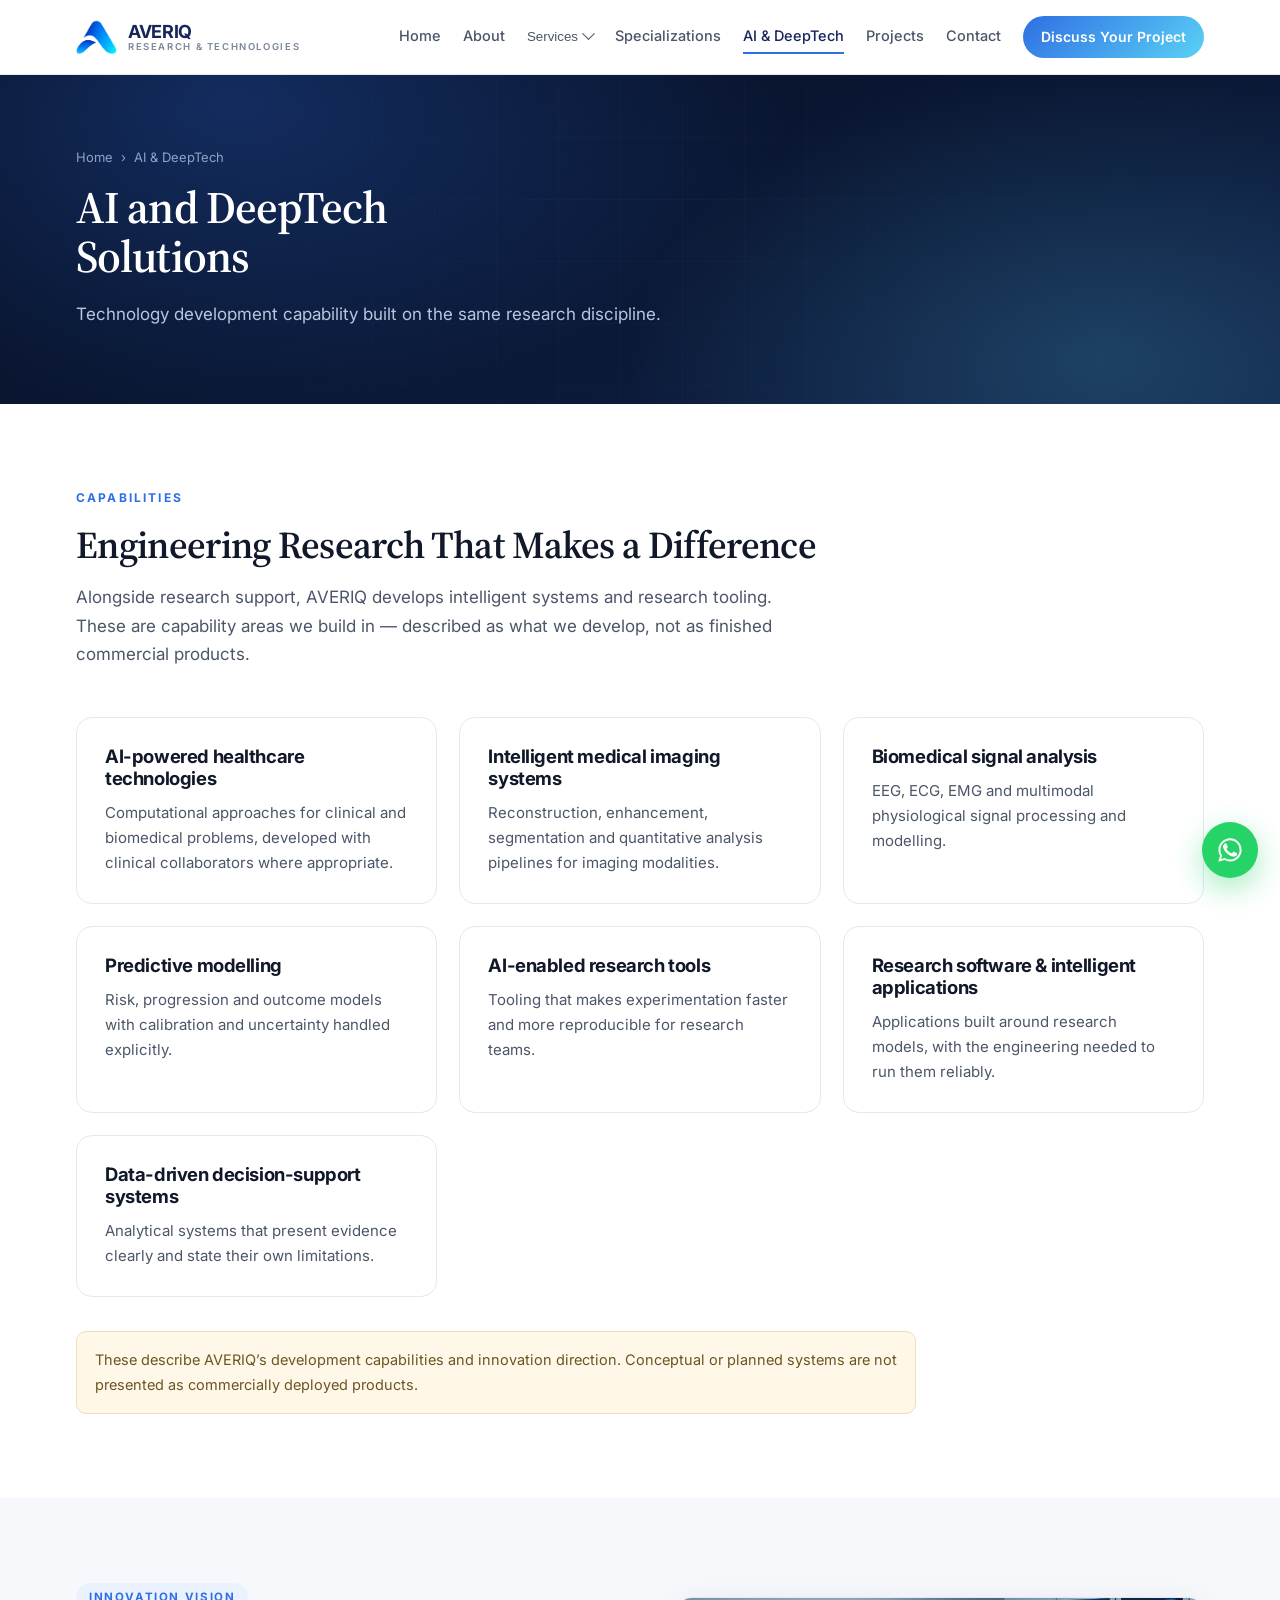
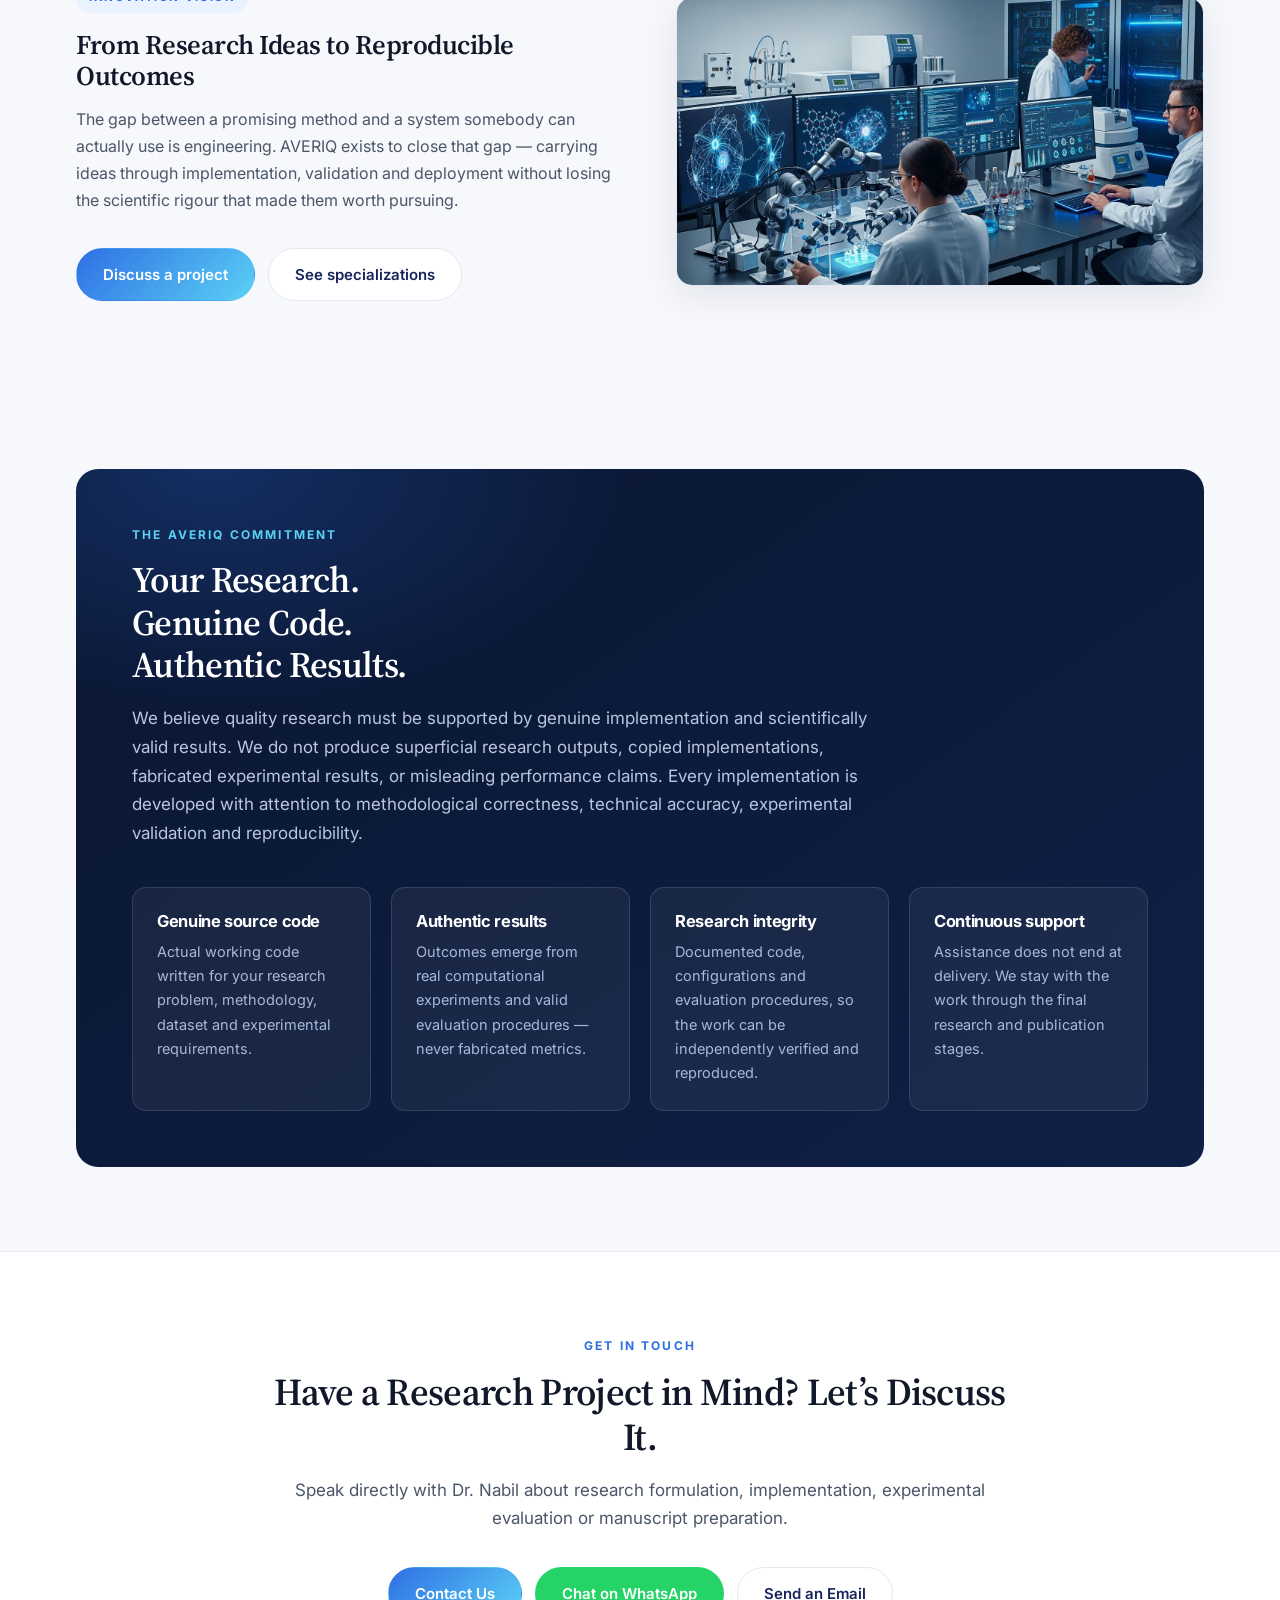
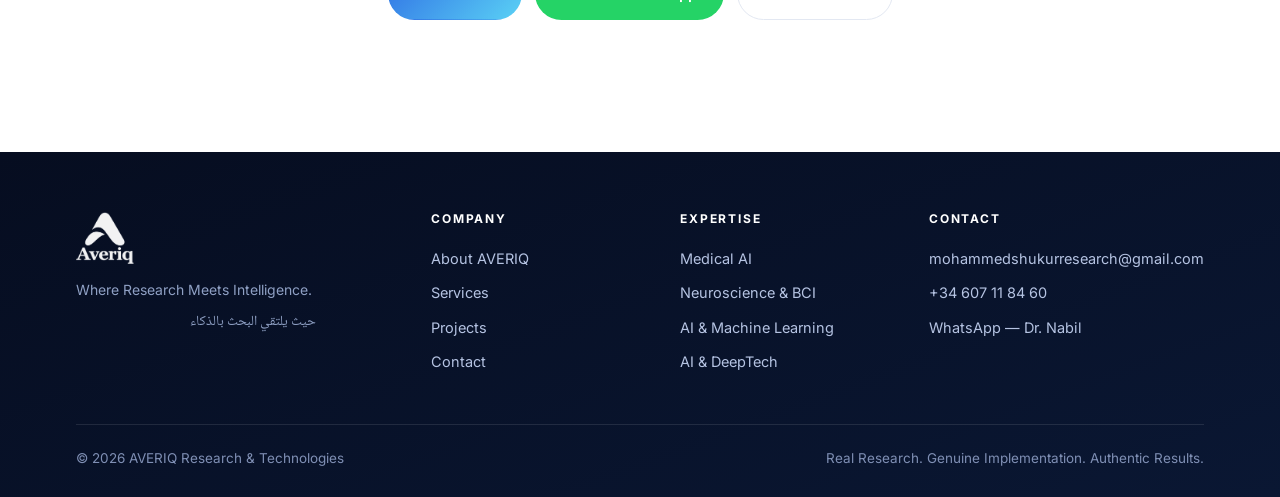
<file: deeptech.html>
<!DOCTYPE html>
<html lang="en">
<head>
<meta charset="utf-8">
<meta name="viewport" content="width=device-width, initial-scale=1">
<title>AI and DeepTech Solutions — AVERIQ</title>
<meta name="description" content="AI-powered healthcare technologies, intelligent medical imaging, biomedical signal analysis and research tooling.">
<link rel="canonical" href="https://averiq-r.github.io/deeptech.html">
<meta property="og:site_name" content="AVERIQ Research &amp; Technologies">
<meta property="og:title" content="AI and DeepTech Solutions — AVERIQ">
<meta property="og:description" content="AI-powered healthcare technologies, intelligent medical imaging, biomedical signal analysis and research tooling.">
<meta property="og:type" content="website">
<meta property="og:image" content="https://averiq-r.github.io/assets/logo.png">
<meta name="twitter:card" content="summary_large_image">
<meta name="theme-color" content="#0A1733">
<link rel="icon" type="image/png" sizes="32x32" href="assets/favicon-32.png">
<link rel="icon" type="image/png" sizes="64x64" href="assets/favicon.png">
<link rel="apple-touch-icon" href="assets/apple-touch-icon.png">
<link rel="preconnect" href="https://fonts.googleapis.com">
<link rel="preconnect" href="https://fonts.gstatic.com" crossorigin>
<link href="https://fonts.googleapis.com/css2?family=Inter:wght@400;500;600;700&family=Noto+Naskh+Arabic:wght@400;500&family=Source+Serif+4:opsz,wght@8..60,600;8..60,700&display=swap" rel="stylesheet">
<link rel="stylesheet" href="assets/css/averiq.css">
</head>
<body>

<header class="site">
  <div class="wrap nav">
    <a class="brand" href="index.html" aria-label="AVERIQ home">
      <img src="assets/mark.png" alt="">
      <span class="brand-text">
        <span class="brand-name">AVERIQ</span>
        <span class="brand-sub">Research &amp; Technologies</span>
      </span>
    </a>
    <button class="burger" type="button" aria-label="Menu" aria-expanded="false"><span></span></button>
    <nav class="nav-links">
      <a href="index.html">Home</a>
      <a href="about.html">About</a>
      <div class="has-mega">
        <button class="mega-toggle" type="button" aria-expanded="false">Services <span class="chev"></span></button>
        <div class="mega">
          <div class="mega-inner">
        <div class="mega-col">
          <h6>Research Foundations</h6>
          <a href="services.html#research-consultation">Research Consultation</a>
          <a href="services.html#topic-selection">Topic Selection</a>
          <a href="services.html#literature-review">Systematic Literature Review</a>
          <a href="services.html#gap-analysis">Research Gap Analysis</a>
          <a href="services.html#research-proposal">Research Proposal</a>
        </div>
        <div class="mega-col">
          <h6>Methodology &amp; Implementation</h6>
          <a href="services.html#methodology">Methodology &amp; Experimental Design</a>
          <a href="services.html#algorithm-implementation">Algorithm Implementation</a>
          <a href="services.html#model-development">Deep Learning Model Development</a>
          <a href="services.html#dataset-preparation">Dataset Preparation</a>
          <a href="services.html#experiment-pipeline">Experiment Pipelines</a>
        </div>
        <div class="mega-col">
          <h6>Experiments &amp; Validation</h6>
          <a href="services.html#baseline-reproduction">Baseline Reproduction</a>
          <a href="services.html#reproducibility-audit">Reproducibility Audit</a>
          <a href="services.html#ablation-benchmarking">Ablation &amp; Benchmarking</a>
          <a href="services.html#statistical-analysis">Statistical Analysis</a>
          <a href="services.html#results-interpretation">Results Interpretation</a>
        </div>
        <div class="mega-col">
          <h6>Writing &amp; Documentation</h6>
          <a href="services.html#manuscript-structuring">Manuscript Structuring</a>
          <a href="services.html#language-editing">Scientific Language Editing</a>
          <a href="services.html#latex-formatting">LaTeX &amp; Formatting</a>
          <a href="services.html#figures-visualization">Figures &amp; Scientific Visualization</a>
          <a href="services.html#thesis-assistance">Thesis &amp; Dissertation Support</a>
        </div>
        <div class="mega-col">
          <h6>Publication Support</h6>
          <a href="services.html#journal-selection">Journal &amp; Venue Selection</a>
          <a href="services.html#submission-preparation">Submission Preparation</a>
          <a href="services.html#reviewer-response">Reviewer Response Support</a>
          <a href="services.html#review-paper">Review &amp; Survey Papers</a>
          <a href="services.html#book-chapter">Book Chapter Preparation</a>
        </div>
          </div>
          <div class="mega-foot"><div>
            <span>Every engagement is work done with you, with scope agreed in writing before it starts.</span>
            <a class="btn btn-ghost" href="services.html" style="padding:9px 20px;font-size:14px">View all services</a>
          </div></div>
        </div>
      </div>
      <a href="specializations.html">Specializations</a>
      <a href="deeptech.html" class="active">AI &amp; DeepTech</a>
      <a href="projects.html">Projects</a>
      <a href="contact.html">Contact</a>
      <a class="nav-cta" href="contact.html">Discuss Your Project</a>
    </nav>
  </div>
</header>

<div class="hero hero-page">
  <div class="wrap">
    <div class="crumb"><a href="index.html">Home</a> &nbsp;&rsaquo;&nbsp; AI &amp; DeepTech</div>
    <h1 class="display">AI and DeepTech Solutions</h1>
    <p>Technology development capability built on the same research discipline.</p>
  </div>
</div>

<section>
  <div class="wrap">
    <div class="sec-head">
      <div class="eyebrow">Capabilities</div>
      <h2 class="display">Engineering Research That Makes a Difference</h2>
      <p>Alongside research support, AVERIQ develops intelligent systems and research tooling. These are
         capability areas we build in &mdash; described as what we develop, not as finished commercial
         products.</p>
    </div>
    <div class="grid g3">
      <div class="card reveal"><h3>AI-powered healthcare technologies</h3><p>Computational approaches for clinical and biomedical problems, developed with clinical collaborators where appropriate.</p></div>
      <div class="card reveal"><h3>Intelligent medical imaging systems</h3><p>Reconstruction, enhancement, segmentation and quantitative analysis pipelines for imaging modalities.</p></div>
      <div class="card reveal"><h3>Biomedical signal analysis</h3><p>EEG, ECG, EMG and multimodal physiological signal processing and modelling.</p></div>
      <div class="card reveal"><h3>Predictive modelling</h3><p>Risk, progression and outcome models with calibration and uncertainty handled explicitly.</p></div>
      <div class="card reveal"><h3>AI-enabled research tools</h3><p>Tooling that makes experimentation faster and more reproducible for research teams.</p></div>
      <div class="card reveal"><h3>Research software &amp; intelligent applications</h3><p>Applications built around research models, with the engineering needed to run them reliably.</p></div>
      <div class="card reveal"><h3>Data-driven decision-support systems</h3><p>Analytical systems that present evidence clearly and state their own limitations.</p></div>
    </div>
    <div class="note" style="margin-top:34px;max-width:840px">
      These describe AVERIQ&rsquo;s development capabilities and innovation direction. Conceptual or
      planned systems are not presented as commercially deployed products.
    </div>
  </div>
</section>

<section class="soft">
  <div class="wrap">
    <div class="spec reveal" style="border-top:0;padding:0">
      <div>
        <span class="tag">Innovation vision</span>
        <h3 class="display">From Research Ideas to Reproducible Outcomes</h3>
        <p>The gap between a promising method and a system somebody can actually use is engineering.
           AVERIQ exists to close that gap &mdash; carrying ideas through implementation, validation and
           deployment without losing the scientific rigour that made them worth pursuing.</p>
        <div class="cta-row">
          <a class="btn btn-primary" href="contact.html">Discuss a project</a>
          <a class="btn btn-ghost" href="specializations.html">See specializations</a>
        </div>
      </div>
      <div class="spec-media">
        <img src="assets/img/lab-ai.jpg" width="1408" height="768" loading="lazy"
             alt="Computational research laboratory with AI model visualisations and analytical dashboards.">
      </div>
    </div>
  </div>
</section>


<section class="soft">
  <div class="wrap">
    <div class="band reveal">
      <div class="eyebrow">The AVERIQ commitment</div>
      <h2 class="display" style="font-size:clamp(25px,3.4vw,36px);max-width:20ch">Your Research. Genuine Code. Authentic Results.</h2>
      <p style="max-width:760px;margin-top:18px;font-size:17px">
        We believe quality research must be supported by genuine implementation and scientifically valid
        results. We do not produce superficial research outputs, copied implementations, fabricated
        experimental results, or misleading performance claims. Every implementation is developed with
        attention to methodological correctness, technical accuracy, experimental validation and
        reproducibility.
      </p>
      <div class="band-grid">
        <div class="band-item">
          <h4>Genuine source code</h4>
          <p>Actual working code written for your research problem, methodology, dataset and experimental requirements.</p>
        </div>
        <div class="band-item">
          <h4>Authentic results</h4>
          <p>Outcomes emerge from real computational experiments and valid evaluation procedures &mdash; never fabricated metrics.</p>
        </div>
        <div class="band-item">
          <h4>Research integrity</h4>
          <p>Documented code, configurations and evaluation procedures, so the work can be independently verified and reproduced.</p>
        </div>
        <div class="band-item">
          <h4>Continuous support</h4>
          <p>Assistance does not end at delivery. We stay with the work through the final research and publication stages.</p>
        </div>
      </div>
    </div>
  </div>
</section>



<section class="bordered">
  <div class="wrap">
    <div class="sec-head center">
      <div class="eyebrow">Get in touch</div>
      <h2 class="display">Have a Research Project in Mind? Let&rsquo;s Discuss It.</h2>
      <p>Speak directly with Dr. Nabil about research formulation, implementation, experimental
         evaluation or manuscript preparation.</p>
      <div class="cta-row" style="justify-content:center">
        <a class="btn btn-primary" href="contact.html">Contact Us</a>
        <a class="btn btn-wa" href="https://wa.me/34607118460?text=Hello%20Dr.%20Nabil%2C%20I%20visited%20the%20AVERIQ%20website%20and%20would%20like%20to%20discuss%20research%20and%20publication%20assistance." target="_blank" rel="noopener">Chat on WhatsApp</a>
        <a class="btn btn-ghost" href="mailto:mohammedshukurresearch@gmail.com">Send an Email</a>
      </div>
    </div>
  </div>
</section>

<a class="wa-float" href="https://wa.me/34607118460?text=Hello%20Dr.%20Nabil%2C%20I%20visited%20the%20AVERIQ%20website%20and%20would%20like%20to%20discuss%20research%20and%20publication%20assistance." target="_blank" rel="noopener" aria-label="Chat with Dr. Nabil on WhatsApp" title="Chat with Dr. Nabil">
  <svg viewBox="0 0 24 24" aria-hidden="true"><path d="M17.47 14.38c-.3-.15-1.75-.86-2.02-.96-.27-.1-.47-.15-.67.15-.2.3-.77.96-.94 1.16-.17.2-.35.22-.64.07-.3-.15-1.25-.46-2.38-1.47-.88-.78-1.47-1.75-1.64-2.05-.17-.3-.02-.46.13-.6.13-.13.3-.35.45-.52.15-.17.2-.3.3-.5.1-.2.05-.37-.02-.52-.08-.15-.67-1.6-.92-2.2-.24-.58-.49-.5-.67-.5h-.57c-.2 0-.52.07-.8.37-.27.3-1.04 1.02-1.04 2.48 0 1.46 1.07 2.88 1.22 3.08.15.2 2.1 3.2 5.08 4.49.71.3 1.26.49 1.69.63.71.22 1.36.19 1.87.12.57-.09 1.75-.72 2-1.41.25-.69.25-1.28.17-1.41-.07-.13-.27-.2-.57-.35z"/><path d="M12.04 2C6.58 2 2.13 6.45 2.13 11.91c0 1.75.46 3.46 1.32 4.96L2 22l5.25-1.38a9.87 9.87 0 0 0 4.79 1.22h.01c5.46 0 9.91-4.45 9.91-9.91 0-2.65-1.03-5.14-2.9-7.01A9.82 9.82 0 0 0 12.04 2zm0 18.13h-.01a8.2 8.2 0 0 1-4.19-1.15l-.3-.18-3.12.82.83-3.04-.2-.31a8.17 8.17 0 0 1-1.26-4.36c0-4.54 3.7-8.24 8.25-8.24 2.2 0 4.27.86 5.83 2.42a8.19 8.19 0 0 1 2.41 5.83c0 4.54-3.7 8.24-8.24 8.24z"/></svg>
  <span class="wa-label">Chat with Dr. Nabil</span>
</a>

<footer class="site">
  <div class="wrap">
    <div class="foot-grid">
      <div class="foot-brand">
        <img src="assets/logo.png" alt="AVERIQ Research &amp; Technologies">
        <p>Where Research Meets Intelligence.</p>
        <p class="foot-ar">حيث يلتقي البحث بالذكاء</p>
      </div>
      <div>
        <h5>Company</h5>
        <a href="about.html">About AVERIQ</a>
        <a href="services.html">Services</a>
        <a href="projects.html">Projects</a>
        <a href="contact.html">Contact</a>
      </div>
      <div>
        <h5>Expertise</h5>
        <a href="specializations.html#medical-ai">Medical AI</a>
        <a href="specializations.html#neuro">Neuroscience &amp; BCI</a>
        <a href="specializations.html#aiml">AI &amp; Machine Learning</a>
        <a href="deeptech.html">AI &amp; DeepTech</a>
      </div>
      <div>
        <h5>Contact</h5>
        <a href="mailto:mohammedshukurresearch@gmail.com">mohammedshukurresearch@gmail.com</a>
        <a href="tel:+34607118460">+34 607 11 84 60</a>
        <a href="https://wa.me/34607118460?text=Hello%20Dr.%20Nabil%2C%20I%20visited%20the%20AVERIQ%20website%20and%20would%20like%20to%20discuss%20research%20and%20publication%20assistance." target="_blank" rel="noopener">WhatsApp &mdash; Dr. Nabil</a>
      </div>
    </div>
    <div class="foot-bottom">
      <span>&copy; <span data-year></span> AVERIQ Research &amp; Technologies</span>
      <span>Real Research. Genuine Implementation. Authentic Results.</span>
    </div>
  </div>
</footer>

<script src="assets/js/averiq.js"></script>
</body>
</html>
</file>
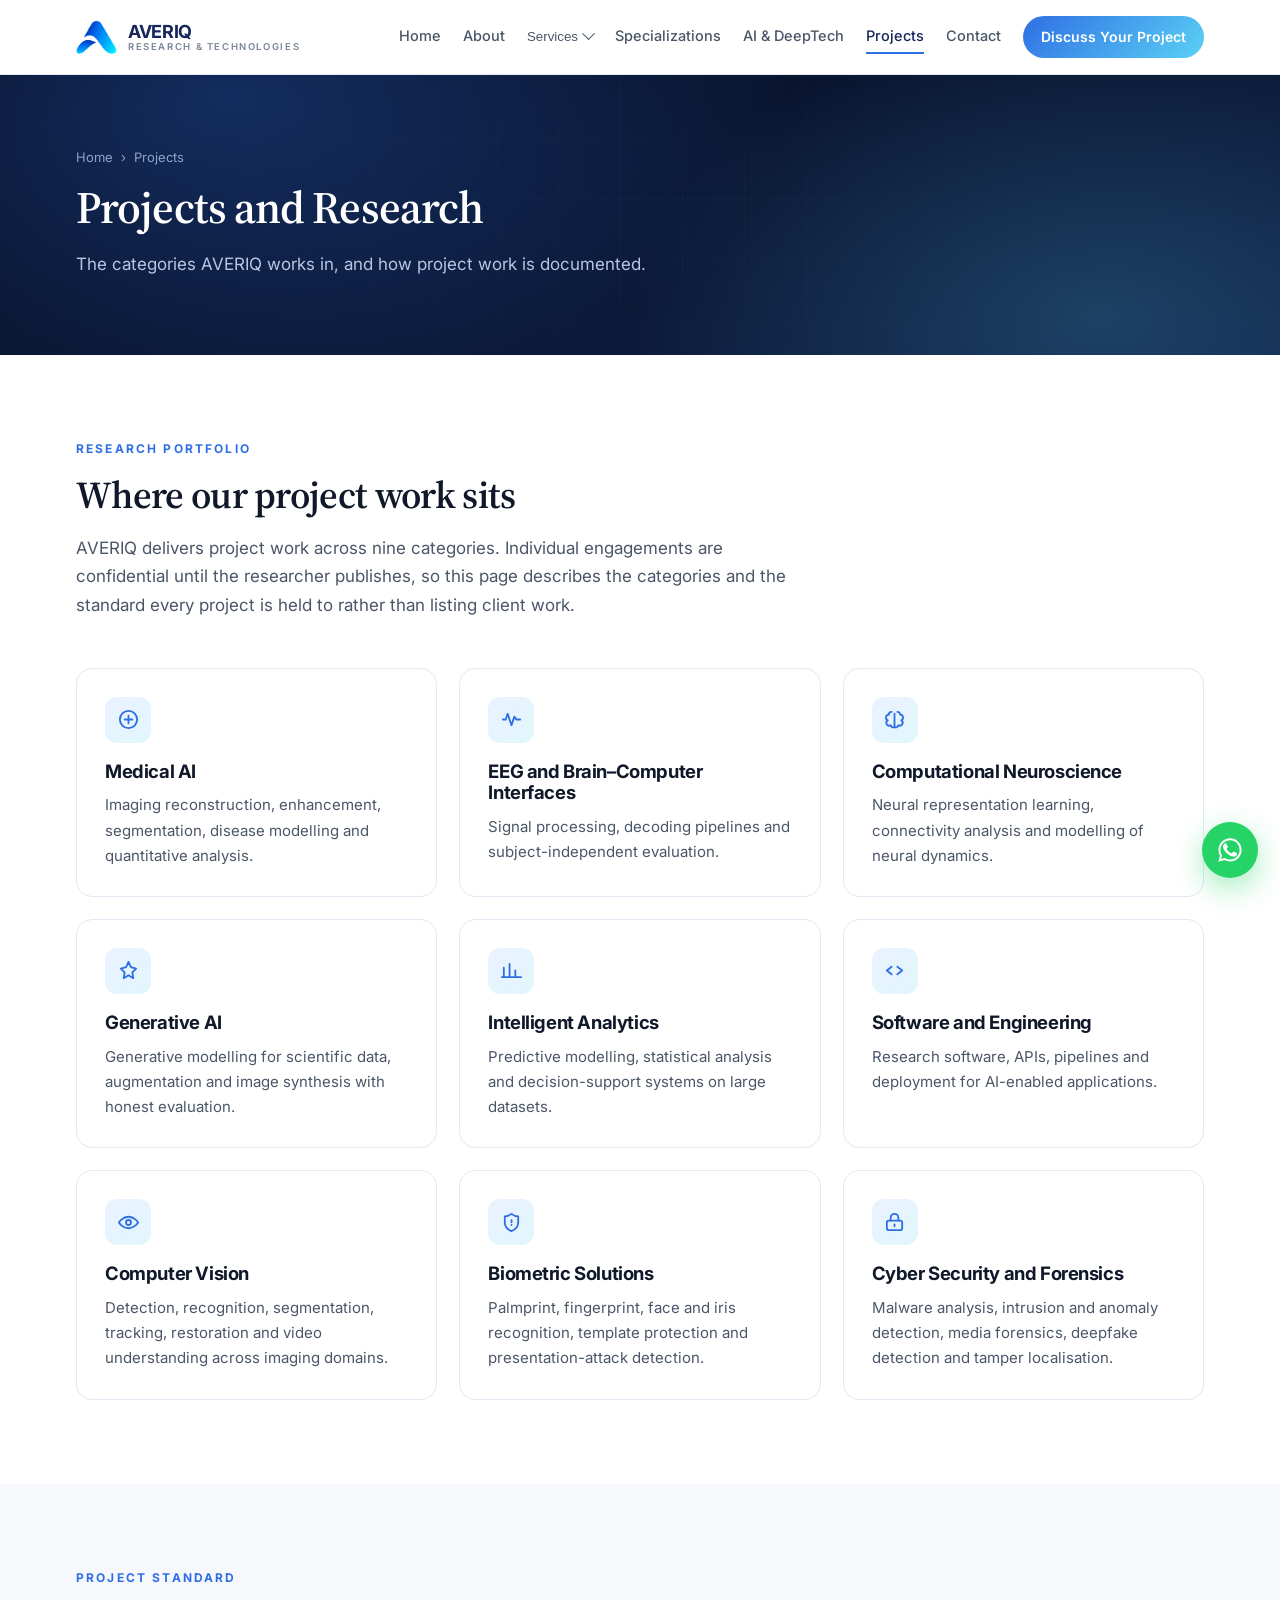
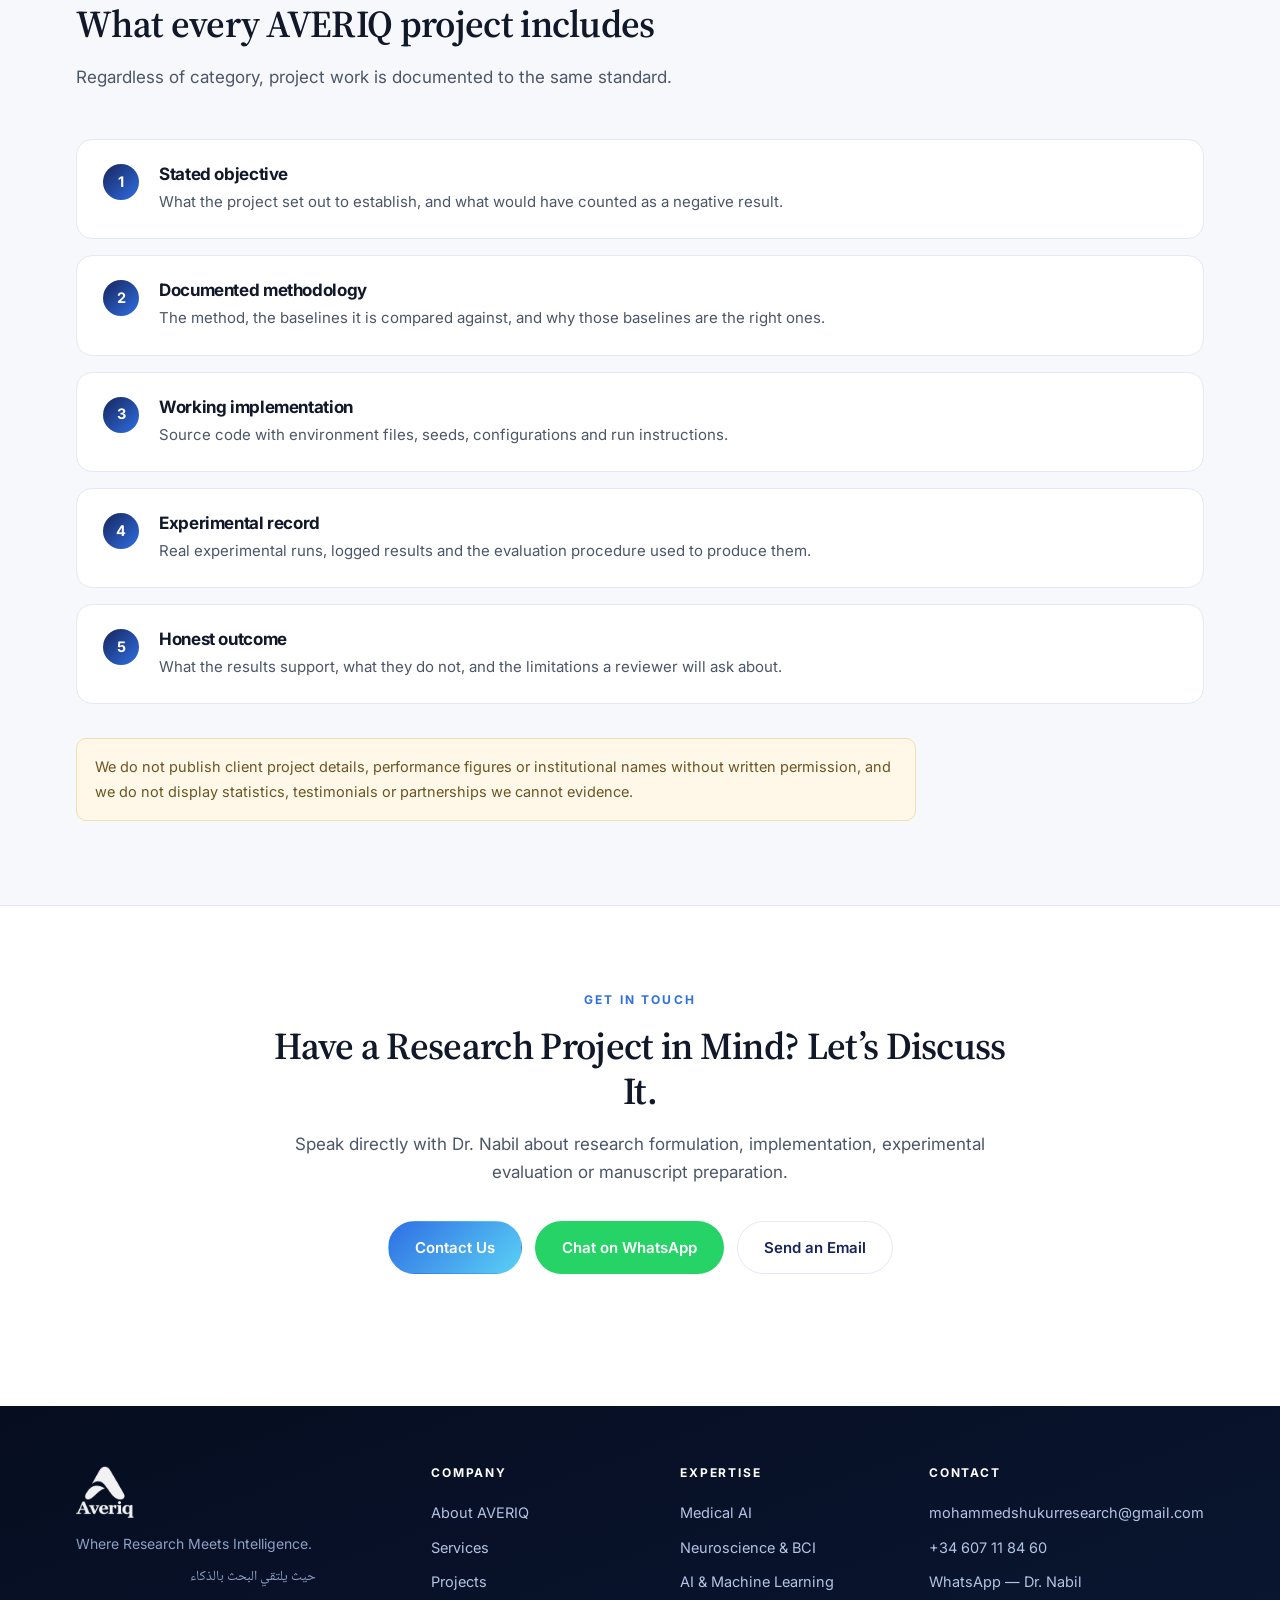
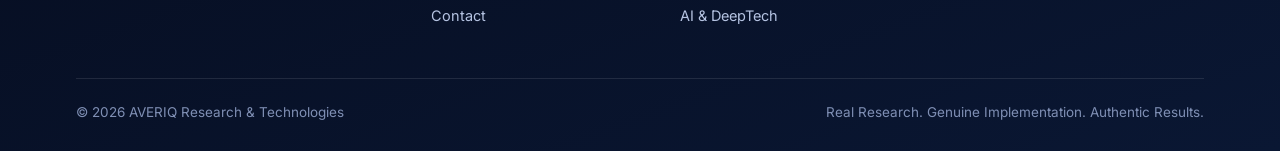
<file: projects.html>
<!DOCTYPE html>
<html lang="en">
<head>
<meta charset="utf-8">
<meta name="viewport" content="width=device-width, initial-scale=1">
<title>Projects and Research — AVERIQ</title>
<meta name="description" content="Medical AI, EEG and BCI, computational neuroscience, generative AI, intelligent analytics and engineering project categories.">
<link rel="canonical" href="https://averiq-r.github.io/projects.html">
<meta property="og:site_name" content="AVERIQ Research &amp; Technologies">
<meta property="og:title" content="Projects and Research — AVERIQ">
<meta property="og:description" content="Medical AI, EEG and BCI, computational neuroscience, generative AI, intelligent analytics and engineering project categories.">
<meta property="og:type" content="website">
<meta property="og:image" content="https://averiq-r.github.io/assets/logo.png">
<meta name="twitter:card" content="summary_large_image">
<meta name="theme-color" content="#0A1733">
<link rel="icon" type="image/png" sizes="32x32" href="assets/favicon-32.png">
<link rel="icon" type="image/png" sizes="64x64" href="assets/favicon.png">
<link rel="apple-touch-icon" href="assets/apple-touch-icon.png">
<link rel="preconnect" href="https://fonts.googleapis.com">
<link rel="preconnect" href="https://fonts.gstatic.com" crossorigin>
<link href="https://fonts.googleapis.com/css2?family=Inter:wght@400;500;600;700&family=Noto+Naskh+Arabic:wght@400;500&family=Source+Serif+4:opsz,wght@8..60,600;8..60,700&display=swap" rel="stylesheet">
<link rel="stylesheet" href="assets/css/averiq.css">
</head>
<body>

<header class="site">
  <div class="wrap nav">
    <a class="brand" href="index.html" aria-label="AVERIQ home">
      <img src="assets/mark.png" alt="">
      <span class="brand-text">
        <span class="brand-name">AVERIQ</span>
        <span class="brand-sub">Research &amp; Technologies</span>
      </span>
    </a>
    <button class="burger" type="button" aria-label="Menu" aria-expanded="false"><span></span></button>
    <nav class="nav-links">
      <a href="index.html">Home</a>
      <a href="about.html">About</a>
      <div class="has-mega">
        <button class="mega-toggle" type="button" aria-expanded="false">Services <span class="chev"></span></button>
        <div class="mega">
          <div class="mega-inner">
        <div class="mega-col">
          <h6>Research Foundations</h6>
          <a href="services.html#research-consultation">Research Consultation</a>
          <a href="services.html#topic-selection">Topic Selection</a>
          <a href="services.html#literature-review">Systematic Literature Review</a>
          <a href="services.html#gap-analysis">Research Gap Analysis</a>
          <a href="services.html#research-proposal">Research Proposal</a>
        </div>
        <div class="mega-col">
          <h6>Methodology &amp; Implementation</h6>
          <a href="services.html#methodology">Methodology &amp; Experimental Design</a>
          <a href="services.html#algorithm-implementation">Algorithm Implementation</a>
          <a href="services.html#model-development">Deep Learning Model Development</a>
          <a href="services.html#dataset-preparation">Dataset Preparation</a>
          <a href="services.html#experiment-pipeline">Experiment Pipelines</a>
        </div>
        <div class="mega-col">
          <h6>Experiments &amp; Validation</h6>
          <a href="services.html#baseline-reproduction">Baseline Reproduction</a>
          <a href="services.html#reproducibility-audit">Reproducibility Audit</a>
          <a href="services.html#ablation-benchmarking">Ablation &amp; Benchmarking</a>
          <a href="services.html#statistical-analysis">Statistical Analysis</a>
          <a href="services.html#results-interpretation">Results Interpretation</a>
        </div>
        <div class="mega-col">
          <h6>Writing &amp; Documentation</h6>
          <a href="services.html#manuscript-structuring">Manuscript Structuring</a>
          <a href="services.html#language-editing">Scientific Language Editing</a>
          <a href="services.html#latex-formatting">LaTeX &amp; Formatting</a>
          <a href="services.html#figures-visualization">Figures &amp; Scientific Visualization</a>
          <a href="services.html#thesis-assistance">Thesis &amp; Dissertation Support</a>
        </div>
        <div class="mega-col">
          <h6>Publication Support</h6>
          <a href="services.html#journal-selection">Journal &amp; Venue Selection</a>
          <a href="services.html#submission-preparation">Submission Preparation</a>
          <a href="services.html#reviewer-response">Reviewer Response Support</a>
          <a href="services.html#review-paper">Review &amp; Survey Papers</a>
          <a href="services.html#book-chapter">Book Chapter Preparation</a>
        </div>
          </div>
          <div class="mega-foot"><div>
            <span>Every engagement is work done with you, with scope agreed in writing before it starts.</span>
            <a class="btn btn-ghost" href="services.html" style="padding:9px 20px;font-size:14px">View all services</a>
          </div></div>
        </div>
      </div>
      <a href="specializations.html">Specializations</a>
      <a href="deeptech.html">AI &amp; DeepTech</a>
      <a href="projects.html" class="active">Projects</a>
      <a href="contact.html">Contact</a>
      <a class="nav-cta" href="contact.html">Discuss Your Project</a>
    </nav>
  </div>
</header>

<div class="hero hero-page">
  <div class="wrap">
    <div class="crumb"><a href="index.html">Home</a> &nbsp;&rsaquo;&nbsp; Projects</div>
    <h1 class="display">Projects and Research</h1>
    <p>The categories AVERIQ works in, and how project work is documented.</p>
  </div>
</div>

<section>
  <div class="wrap">
    <div class="sec-head">
      <div class="eyebrow">Research portfolio</div>
      <h2 class="display">Where our project work sits</h2>
      <p>AVERIQ delivers project work across nine categories. Individual engagements are confidential
         until the researcher publishes, so this page describes the categories and the standard every
         project is held to rather than listing client work.</p>
    </div>
    <div class="grid g3">
      <div class="card reveal"><div class="ic"><svg viewBox="0 0 24 24"><circle cx="12" cy="12" r="9"/><path d="M12 8v8M8 12h8"/></svg></div>
        <h3>Medical AI</h3><p>Imaging reconstruction, enhancement, segmentation, disease modelling and quantitative analysis.</p></div>
      <div class="card reveal"><div class="ic"><svg viewBox="0 0 24 24"><path d="M3 12h3l2-6 4 12 3-9 2 3h4"/></svg></div>
        <h3>EEG and Brain&ndash;Computer Interfaces</h3><p>Signal processing, decoding pipelines and subject-independent evaluation.</p></div>
      <div class="card reveal"><div class="ic"><svg viewBox="0 0 24 24"><path d="M9 4a3 3 0 0 0-3 3 3 3 0 0 0-1 5.8A3 3 0 0 0 8 18a3 3 0 0 0 4 2 3 3 0 0 0 4-2 3 3 0 0 0 3-5.2A3 3 0 0 0 18 7a3 3 0 0 0-3-3"/><path d="M12 6v14"/></svg></div>
        <h3>Computational Neuroscience</h3><p>Neural representation learning, connectivity analysis and modelling of neural dynamics.</p></div>
      <div class="card reveal"><div class="ic"><svg viewBox="0 0 24 24"><path d="M12 3l2.5 5.5L20 10l-4 4 1 6-5-3-5 3 1-6-4-4 5.5-1.5z"/></svg></div>
        <h3>Generative AI</h3><p>Generative modelling for scientific data, augmentation and image synthesis with honest evaluation.</p></div>
      <div class="card reveal"><div class="ic"><svg viewBox="0 0 24 24"><path d="M4 19V9M10 19V5M16 19v-7M22 19H2"/></svg></div>
        <h3>Intelligent Analytics</h3><p>Predictive modelling, statistical analysis and decision-support systems on large datasets.</p></div>
      <div class="card reveal"><div class="ic"><svg viewBox="0 0 24 24"><path d="M9 8l-5 4 5 4M15 8l5 4-5 4"/></svg></div>
        <h3>Software and Engineering</h3><p>Research software, APIs, pipelines and deployment for AI-enabled applications.</p></div>
      <div class="card reveal"><div class="ic"><svg viewBox="0 0 24 24"><path d="M2 12s3.5-6 10-6 10 6 10 6-3.5 6-10 6-10-6-10-6z"/><circle cx="12" cy="12" r="2.6"/></svg></div>
        <h3>Computer Vision</h3><p>Detection, recognition, segmentation, tracking, restoration and video understanding across imaging domains.</p></div>
      <div class="card reveal"><div class="ic"><svg viewBox="0 0 24 24"><path d="M12 3c-2.4 2-4.6 2.6-7 2.6v6.1c0 4.1 2.8 7.6 7 9.3 4.2-1.7 7-5.2 7-9.3V5.6c-2.4 0-4.6-.6-7-2.6z"/><path d="M12 9.5v2.3M12 14.6h.01"/></svg></div>
        <h3>Biometric Solutions</h3><p>Palmprint, fingerprint, face and iris recognition, template protection and presentation-attack detection.</p></div>
      <div class="card reveal"><div class="ic"><svg viewBox="0 0 24 24"><rect x="4" y="10" width="16" height="10" rx="2"/><path d="M8 10V7a4 4 0 0 1 8 0v3"/><path d="M12 14v2"/></svg></div>
        <h3>Cyber Security and Forensics</h3><p>Malware analysis, intrusion and anomaly detection, media forensics, deepfake detection and tamper localisation.</p></div>
    </div>
  </div>
</section>

<section class="soft">
  <div class="wrap">
    <div class="sec-head">
      <div class="eyebrow">Project standard</div>
      <h2 class="display">What every AVERIQ project includes</h2>
      <p>Regardless of category, project work is documented to the same standard.</p>
    </div>
    <div class="steps">
      <div class="step reveal"><div class="n">1</div><div><h4>Stated objective</h4><p>What the project set out to establish, and what would have counted as a negative result.</p></div></div>
      <div class="step reveal"><div class="n">2</div><div><h4>Documented methodology</h4><p>The method, the baselines it is compared against, and why those baselines are the right ones.</p></div></div>
      <div class="step reveal"><div class="n">3</div><div><h4>Working implementation</h4><p>Source code with environment files, seeds, configurations and run instructions.</p></div></div>
      <div class="step reveal"><div class="n">4</div><div><h4>Experimental record</h4><p>Real experimental runs, logged results and the evaluation procedure used to produce them.</p></div></div>
      <div class="step reveal"><div class="n">5</div><div><h4>Honest outcome</h4><p>What the results support, what they do not, and the limitations a reviewer will ask about.</p></div></div>
    </div>
    <div class="note" style="margin-top:34px;max-width:840px">
      We do not publish client project details, performance figures or institutional names without
      written permission, and we do not display statistics, testimonials or partnerships we cannot
      evidence.
    </div>
  </div>
</section>


<section class="bordered">
  <div class="wrap">
    <div class="sec-head center">
      <div class="eyebrow">Get in touch</div>
      <h2 class="display">Have a Research Project in Mind? Let&rsquo;s Discuss It.</h2>
      <p>Speak directly with Dr. Nabil about research formulation, implementation, experimental
         evaluation or manuscript preparation.</p>
      <div class="cta-row" style="justify-content:center">
        <a class="btn btn-primary" href="contact.html">Contact Us</a>
        <a class="btn btn-wa" href="https://wa.me/34607118460?text=Hello%20Dr.%20Nabil%2C%20I%20visited%20the%20AVERIQ%20website%20and%20would%20like%20to%20discuss%20research%20and%20publication%20assistance." target="_blank" rel="noopener">Chat on WhatsApp</a>
        <a class="btn btn-ghost" href="mailto:mohammedshukurresearch@gmail.com">Send an Email</a>
      </div>
    </div>
  </div>
</section>

<a class="wa-float" href="https://wa.me/34607118460?text=Hello%20Dr.%20Nabil%2C%20I%20visited%20the%20AVERIQ%20website%20and%20would%20like%20to%20discuss%20research%20and%20publication%20assistance." target="_blank" rel="noopener" aria-label="Chat with Dr. Nabil on WhatsApp" title="Chat with Dr. Nabil">
  <svg viewBox="0 0 24 24" aria-hidden="true"><path d="M17.47 14.38c-.3-.15-1.75-.86-2.02-.96-.27-.1-.47-.15-.67.15-.2.3-.77.96-.94 1.16-.17.2-.35.22-.64.07-.3-.15-1.25-.46-2.38-1.47-.88-.78-1.47-1.75-1.64-2.05-.17-.3-.02-.46.13-.6.13-.13.3-.35.45-.52.15-.17.2-.3.3-.5.1-.2.05-.37-.02-.52-.08-.15-.67-1.6-.92-2.2-.24-.58-.49-.5-.67-.5h-.57c-.2 0-.52.07-.8.37-.27.3-1.04 1.02-1.04 2.48 0 1.46 1.07 2.88 1.22 3.08.15.2 2.1 3.2 5.08 4.49.71.3 1.26.49 1.69.63.71.22 1.36.19 1.87.12.57-.09 1.75-.72 2-1.41.25-.69.25-1.28.17-1.41-.07-.13-.27-.2-.57-.35z"/><path d="M12.04 2C6.58 2 2.13 6.45 2.13 11.91c0 1.75.46 3.46 1.32 4.96L2 22l5.25-1.38a9.87 9.87 0 0 0 4.79 1.22h.01c5.46 0 9.91-4.45 9.91-9.91 0-2.65-1.03-5.14-2.9-7.01A9.82 9.82 0 0 0 12.04 2zm0 18.13h-.01a8.2 8.2 0 0 1-4.19-1.15l-.3-.18-3.12.82.83-3.04-.2-.31a8.17 8.17 0 0 1-1.26-4.36c0-4.54 3.7-8.24 8.25-8.24 2.2 0 4.27.86 5.83 2.42a8.19 8.19 0 0 1 2.41 5.83c0 4.54-3.7 8.24-8.24 8.24z"/></svg>
  <span class="wa-label">Chat with Dr. Nabil</span>
</a>

<footer class="site">
  <div class="wrap">
    <div class="foot-grid">
      <div class="foot-brand">
        <img src="assets/logo.png" alt="AVERIQ Research &amp; Technologies">
        <p>Where Research Meets Intelligence.</p>
        <p class="foot-ar">حيث يلتقي البحث بالذكاء</p>
      </div>
      <div>
        <h5>Company</h5>
        <a href="about.html">About AVERIQ</a>
        <a href="services.html">Services</a>
        <a href="projects.html">Projects</a>
        <a href="contact.html">Contact</a>
      </div>
      <div>
        <h5>Expertise</h5>
        <a href="specializations.html#medical-ai">Medical AI</a>
        <a href="specializations.html#neuro">Neuroscience &amp; BCI</a>
        <a href="specializations.html#aiml">AI &amp; Machine Learning</a>
        <a href="deeptech.html">AI &amp; DeepTech</a>
      </div>
      <div>
        <h5>Contact</h5>
        <a href="mailto:mohammedshukurresearch@gmail.com">mohammedshukurresearch@gmail.com</a>
        <a href="tel:+34607118460">+34 607 11 84 60</a>
        <a href="https://wa.me/34607118460?text=Hello%20Dr.%20Nabil%2C%20I%20visited%20the%20AVERIQ%20website%20and%20would%20like%20to%20discuss%20research%20and%20publication%20assistance." target="_blank" rel="noopener">WhatsApp &mdash; Dr. Nabil</a>
      </div>
    </div>
    <div class="foot-bottom">
      <span>&copy; <span data-year></span> AVERIQ Research &amp; Technologies</span>
      <span>Real Research. Genuine Implementation. Authentic Results.</span>
    </div>
  </div>
</footer>

<script src="assets/js/averiq.js"></script>
</body>
</html>
</file>
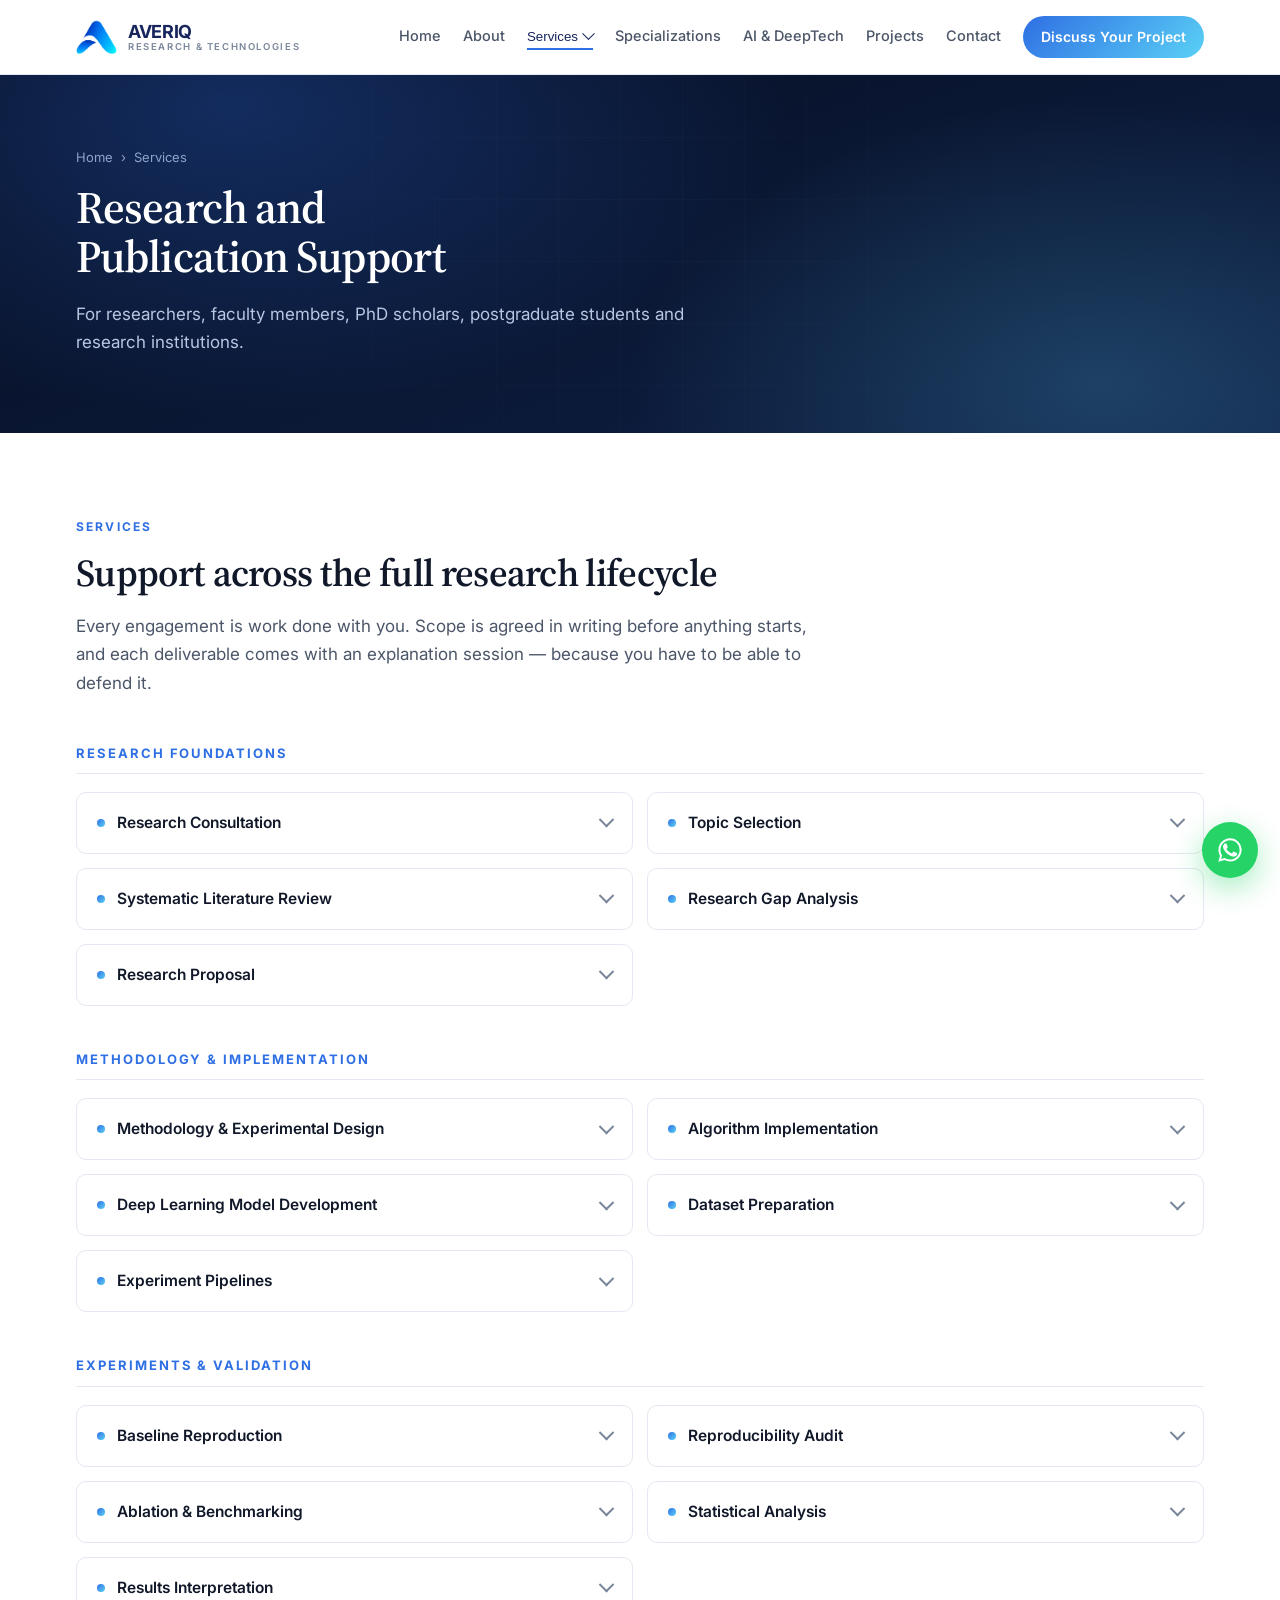
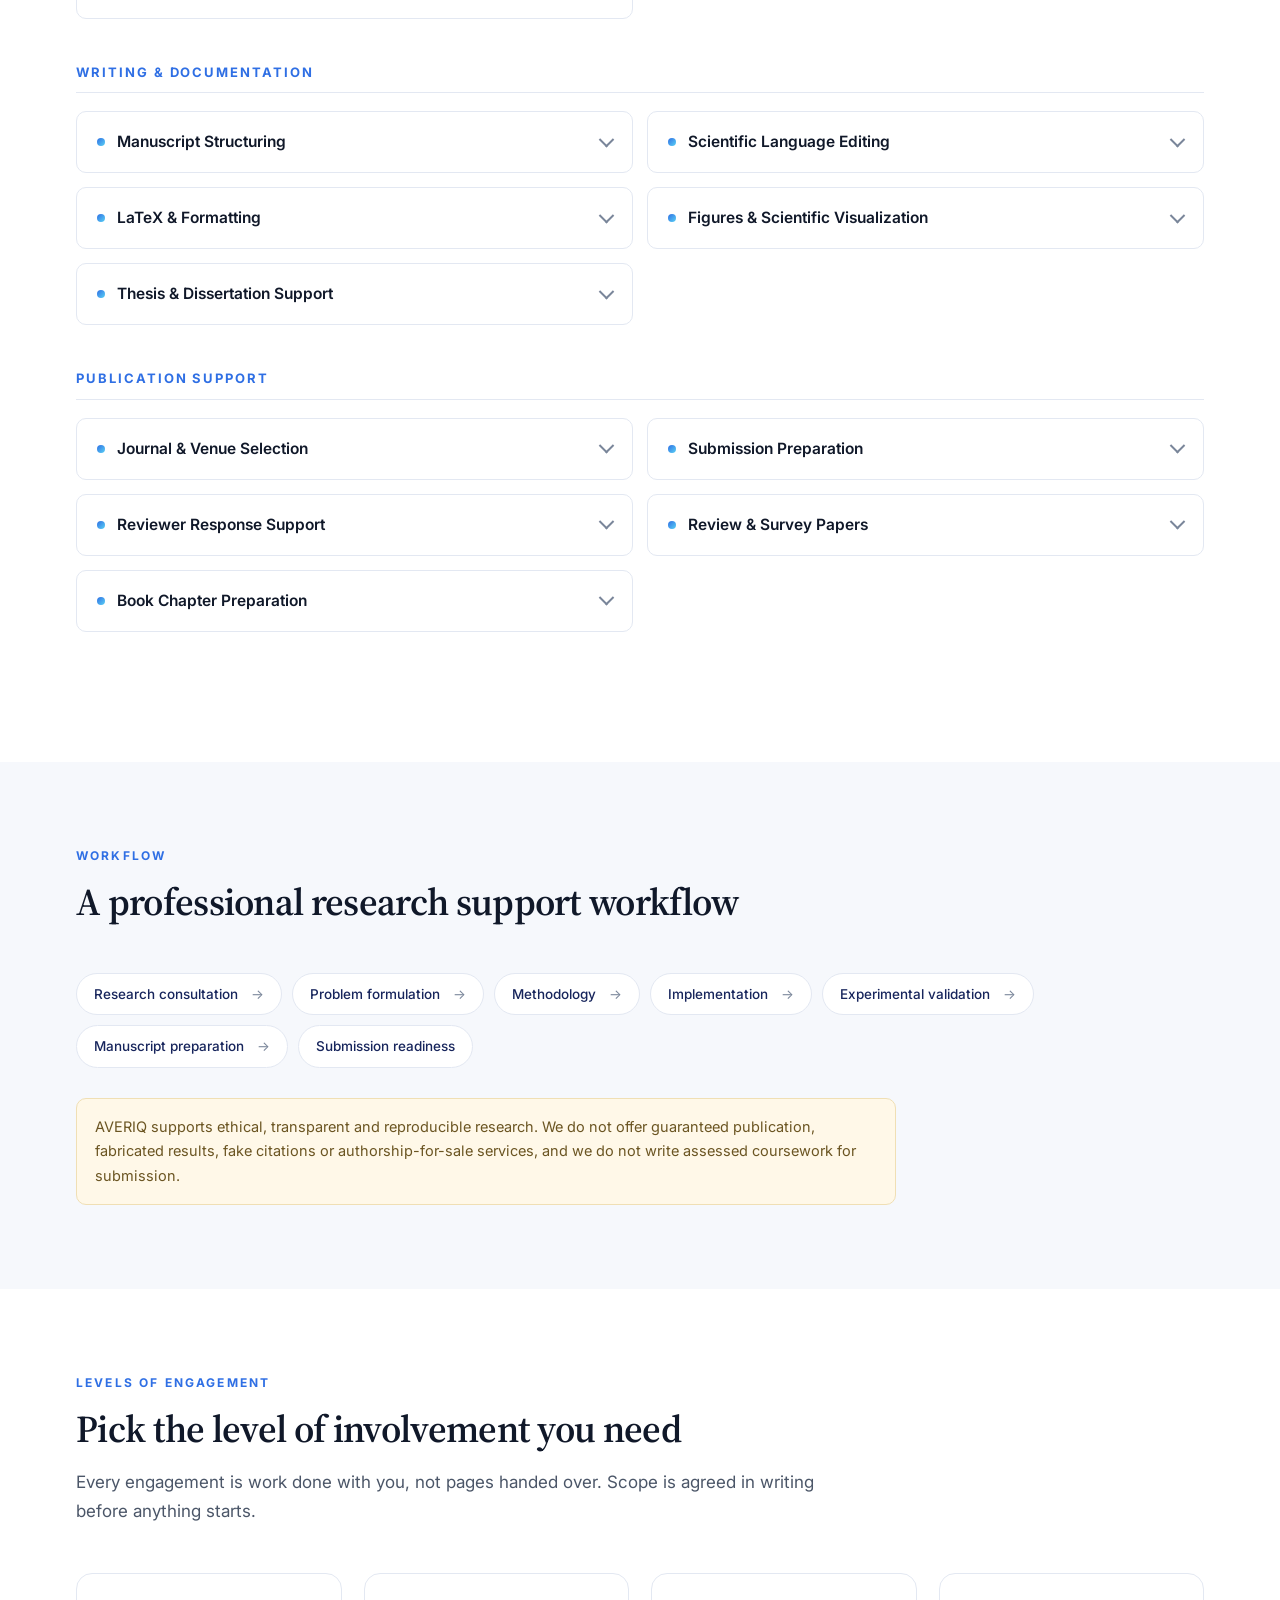
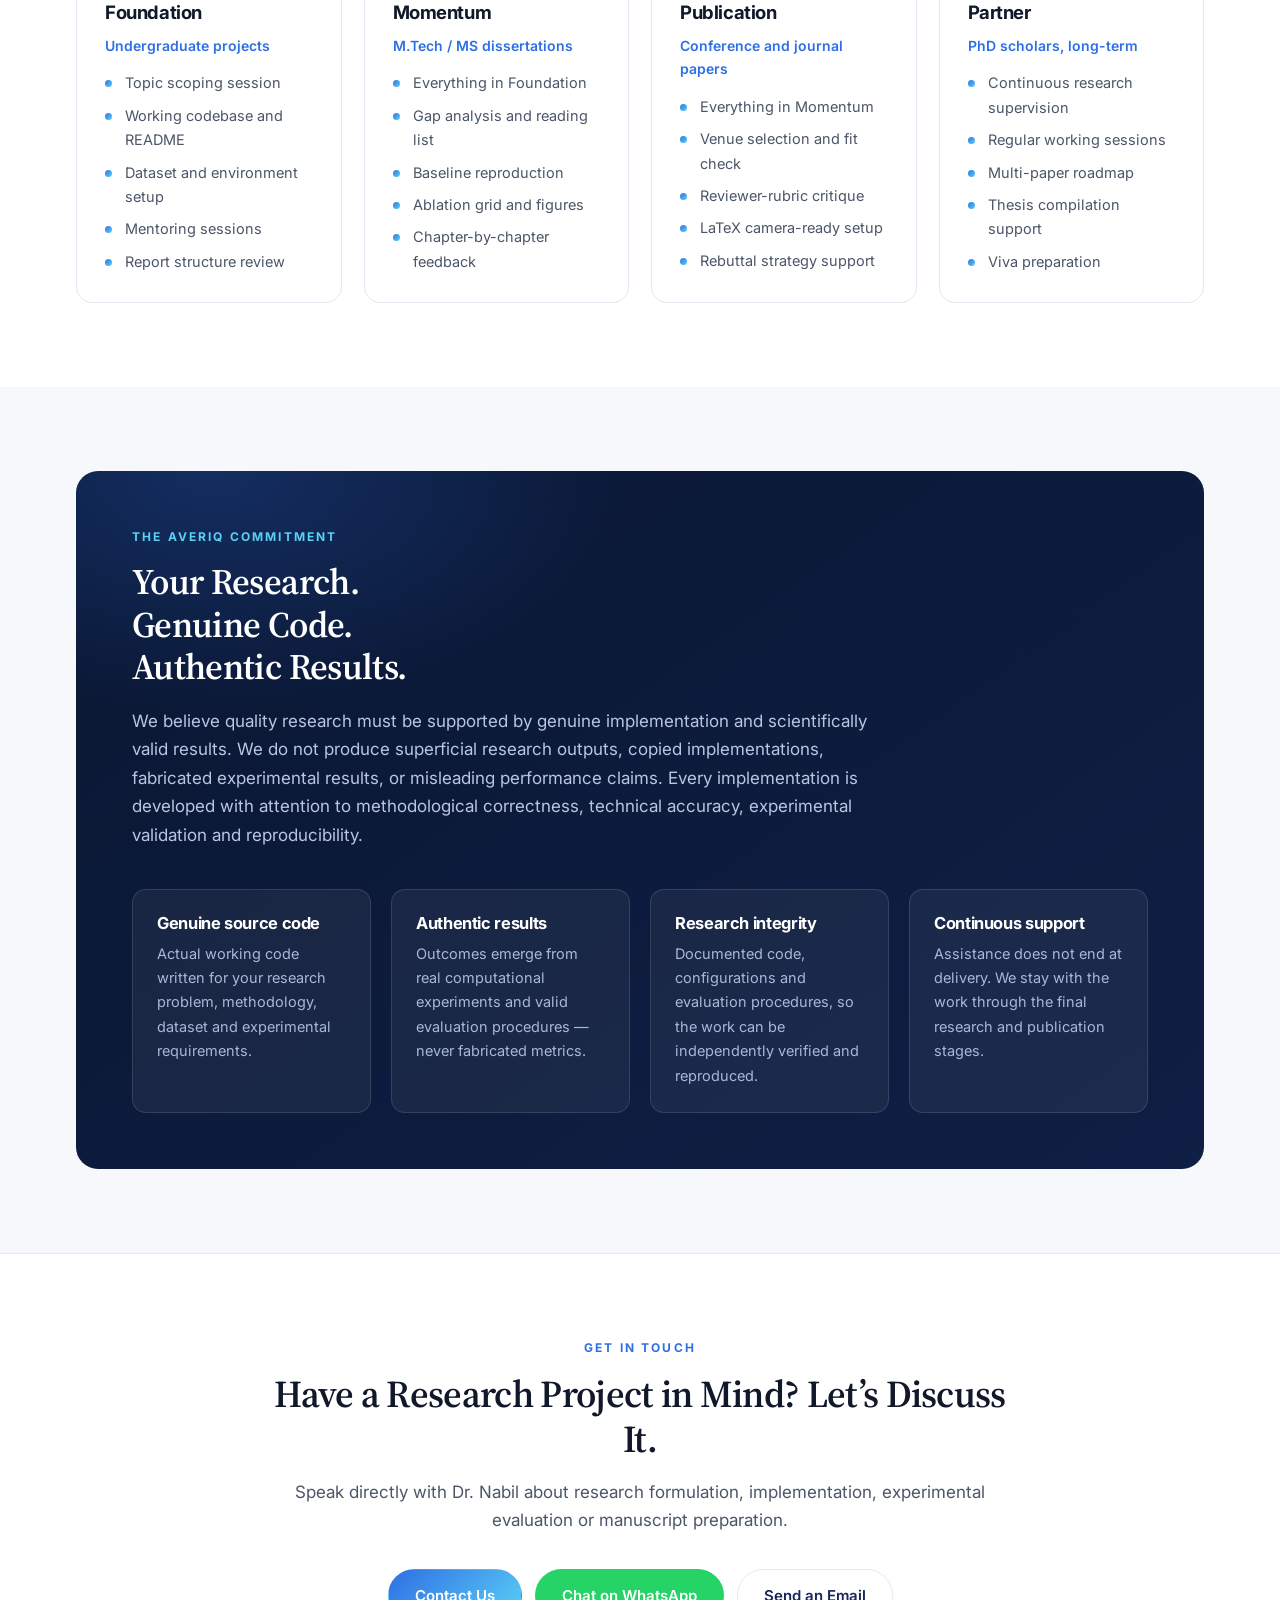
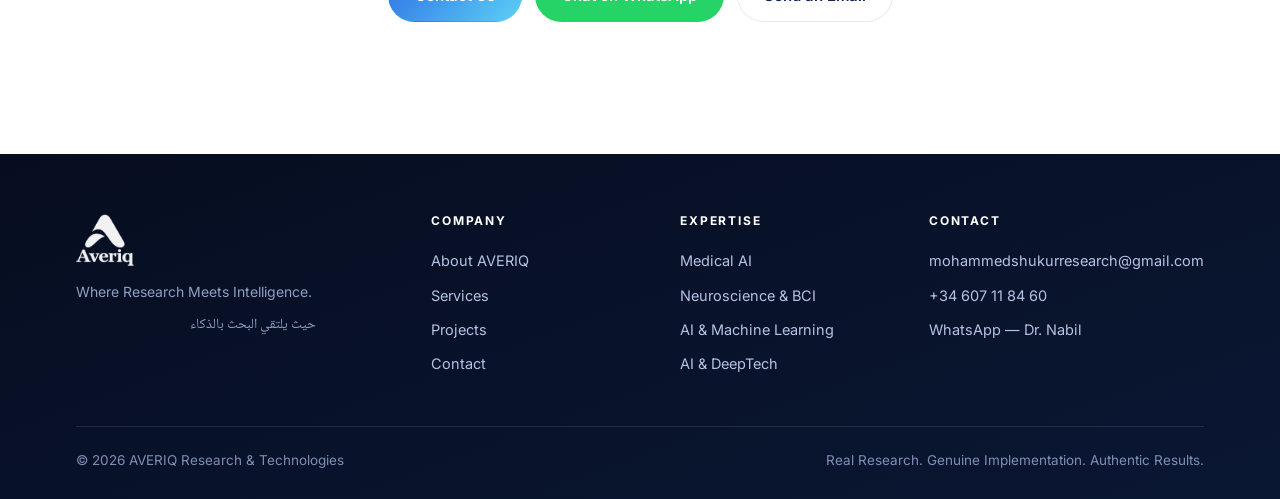
<file: services.html>
<!DOCTYPE html>
<html lang="en">
<head>
<meta charset="utf-8">
<meta name="viewport" content="width=device-width, initial-scale=1">
<title>Research and Publication Support — AVERIQ</title>
<meta name="description" content="Problem formulation, methodology, implementation, experimental validation, manuscript preparation and submission readiness.">
<link rel="canonical" href="https://averiq-r.github.io/services.html">
<meta property="og:site_name" content="AVERIQ Research &amp; Technologies">
<meta property="og:title" content="Research and Publication Support — AVERIQ">
<meta property="og:description" content="Problem formulation, methodology, implementation, experimental validation, manuscript preparation and submission readiness.">
<meta property="og:type" content="website">
<meta property="og:image" content="https://averiq-r.github.io/assets/logo.png">
<meta name="twitter:card" content="summary_large_image">
<meta name="theme-color" content="#0A1733">
<link rel="icon" type="image/png" sizes="32x32" href="assets/favicon-32.png">
<link rel="icon" type="image/png" sizes="64x64" href="assets/favicon.png">
<link rel="apple-touch-icon" href="assets/apple-touch-icon.png">
<link rel="preconnect" href="https://fonts.googleapis.com">
<link rel="preconnect" href="https://fonts.gstatic.com" crossorigin>
<link href="https://fonts.googleapis.com/css2?family=Inter:wght@400;500;600;700&family=Noto+Naskh+Arabic:wght@400;500&family=Source+Serif+4:opsz,wght@8..60,600;8..60,700&display=swap" rel="stylesheet">
<link rel="stylesheet" href="assets/css/averiq.css">
</head>
<body>

<header class="site">
  <div class="wrap nav">
    <a class="brand" href="index.html" aria-label="AVERIQ home">
      <img src="assets/mark.png" alt="">
      <span class="brand-text">
        <span class="brand-name">AVERIQ</span>
        <span class="brand-sub">Research &amp; Technologies</span>
      </span>
    </a>
    <button class="burger" type="button" aria-label="Menu" aria-expanded="false"><span></span></button>
    <nav class="nav-links">
      <a href="index.html">Home</a>
      <a href="about.html">About</a>
      <div class="has-mega">
        <button class="mega-toggle active" type="button" aria-expanded="false">Services <span class="chev"></span></button>
        <div class="mega">
          <div class="mega-inner">
        <div class="mega-col">
          <h6>Research Foundations</h6>
          <a href="services.html#research-consultation">Research Consultation</a>
          <a href="services.html#topic-selection">Topic Selection</a>
          <a href="services.html#literature-review">Systematic Literature Review</a>
          <a href="services.html#gap-analysis">Research Gap Analysis</a>
          <a href="services.html#research-proposal">Research Proposal</a>
        </div>
        <div class="mega-col">
          <h6>Methodology &amp; Implementation</h6>
          <a href="services.html#methodology">Methodology &amp; Experimental Design</a>
          <a href="services.html#algorithm-implementation">Algorithm Implementation</a>
          <a href="services.html#model-development">Deep Learning Model Development</a>
          <a href="services.html#dataset-preparation">Dataset Preparation</a>
          <a href="services.html#experiment-pipeline">Experiment Pipelines</a>
        </div>
        <div class="mega-col">
          <h6>Experiments &amp; Validation</h6>
          <a href="services.html#baseline-reproduction">Baseline Reproduction</a>
          <a href="services.html#reproducibility-audit">Reproducibility Audit</a>
          <a href="services.html#ablation-benchmarking">Ablation &amp; Benchmarking</a>
          <a href="services.html#statistical-analysis">Statistical Analysis</a>
          <a href="services.html#results-interpretation">Results Interpretation</a>
        </div>
        <div class="mega-col">
          <h6>Writing &amp; Documentation</h6>
          <a href="services.html#manuscript-structuring">Manuscript Structuring</a>
          <a href="services.html#language-editing">Scientific Language Editing</a>
          <a href="services.html#latex-formatting">LaTeX &amp; Formatting</a>
          <a href="services.html#figures-visualization">Figures &amp; Scientific Visualization</a>
          <a href="services.html#thesis-assistance">Thesis &amp; Dissertation Support</a>
        </div>
        <div class="mega-col">
          <h6>Publication Support</h6>
          <a href="services.html#journal-selection">Journal &amp; Venue Selection</a>
          <a href="services.html#submission-preparation">Submission Preparation</a>
          <a href="services.html#reviewer-response">Reviewer Response Support</a>
          <a href="services.html#review-paper">Review &amp; Survey Papers</a>
          <a href="services.html#book-chapter">Book Chapter Preparation</a>
        </div>
          </div>
          <div class="mega-foot"><div>
            <span>Every engagement is work done with you, with scope agreed in writing before it starts.</span>
            <a class="btn btn-ghost" href="services.html" style="padding:9px 20px;font-size:14px">View all services</a>
          </div></div>
        </div>
      </div>
      <a href="specializations.html">Specializations</a>
      <a href="deeptech.html">AI &amp; DeepTech</a>
      <a href="projects.html">Projects</a>
      <a href="contact.html">Contact</a>
      <a class="nav-cta" href="contact.html">Discuss Your Project</a>
    </nav>
  </div>
</header>

<div class="hero hero-page">
  <div class="wrap">
    <div class="crumb"><a href="index.html">Home</a> &nbsp;&rsaquo;&nbsp; Services</div>
    <h1 class="display">Research and Publication Support</h1>
    <p>For researchers, faculty members, PhD scholars, postgraduate students and research institutions.</p>
  </div>
</div>

<section id="publication">
  <div class="wrap">
    <div class="sec-head">
      <div class="eyebrow">Services</div>
      <h2 class="display">Support across the full research lifecycle</h2>
      <p>Every engagement is work done with you. Scope is agreed in writing before anything starts, and
         each deliverable comes with an explanation session &mdash; because you have to be able to
         defend it.</p>
    </div>
          <div class="svc-group">
        <h3>Research Foundations</h3>
        <div class="svc-list">
        <details class="svc" id="research-consultation">
          <summary><span class="dot"></span>Research Consultation</summary>
          <div class="svc-body">A working session on where your research currently stands: what the question really is, whether the scope fits your timeline, and which direction is worth committing to. You leave with a written summary of the options and the trade-offs between them.</div>
        </details>
        <details class="svc" id="topic-selection">
          <summary><span class="dot"></span>Topic Selection</summary>
          <div class="svc-body">Narrowing a broad interest into a specific, feasible research problem — one that has an open gap, available data, and a realistic path to results within the time you have. We check feasibility against your hardware and dataset access before recommending anything.</div>
        </details>
        <details class="svc" id="literature-review">
          <summary><span class="dot"></span>Systematic Literature Review</summary>
          <div class="svc-body">A structured sweep of the field: search strategy, inclusion criteria, and a comparison table of what existing work actually does, what it assumes, and where it stops. Delivered as an annotated reading list you can cite from directly.</div>
        </details>
        <details class="svc" id="gap-analysis">
          <summary><span class="dot"></span>Research Gap Analysis</summary>
          <div class="svc-body">Identifying a gap you can defend — not a gap that merely has not been written about. We separate genuine methodological openings from topics nobody pursued because they do not work, and state the evidence behind the distinction.</div>
        </details>
        <details class="svc" id="research-proposal">
          <summary><span class="dot"></span>Research Proposal</summary>
          <div class="svc-body">Problem statement, objectives, methodology, expected outcomes and timeline, structured to your institution's format. Built on your own idea and refined with you, so you can present and defend every section of it.</div>
        </details>
        </div>
      </div>
      <div class="svc-group">
        <h3>Methodology &amp; Implementation</h3>
        <div class="svc-list">
        <details class="svc" id="methodology">
          <summary><span class="dot"></span>Methodology &amp; Experimental Design</summary>
          <div class="svc-body">Study design decided before anything is run: baselines, data splits, evaluation protocol, ablation plan and what would count as a negative result. This is the step that prevents experiments you have to repeat later.</div>
        </details>
        <details class="svc" id="algorithm-implementation">
          <summary><span class="dot"></span>Algorithm Implementation</summary>
          <div class="svc-body">Working implementations of algorithms, mathematical models and complete experimental pipelines, written for your problem rather than adapted from an unrelated repository. Delivered with environment files, seeds and run instructions.</div>
        </details>
        <details class="svc" id="model-development">
          <summary><span class="dot"></span>Deep Learning Model Development</summary>
          <div class="svc-body">Architecture design and training pipelines in PyTorch or TensorFlow — data loaders, loss functions, schedulers, checkpointing and logging. Sized to the GPU you actually have, with memory and runtime accounted for.</div>
        </details>
        <details class="svc" id="dataset-preparation">
          <summary><span class="dot"></span>Dataset Preparation</summary>
          <div class="svc-body">Acquisition, cleaning, annotation handling, preprocessing and splitting — built so that no information leaks between training and test folds, which is the single most common reason reviewers reject reported numbers.</div>
        </details>
        <details class="svc" id="experiment-pipeline">
          <summary><span class="dot"></span>Experiment Pipelines</summary>
          <div class="svc-body">Configuration-driven pipelines that run a full experimental grid end to end, log every run, and produce the result tables directly from the logs rather than by hand. Re-runnable months later with identical output.</div>
        </details>
        </div>
      </div>
      <div class="svc-group">
        <h3>Experiments &amp; Validation</h3>
        <div class="svc-list">
        <details class="svc" id="baseline-reproduction">
          <summary><span class="dot"></span>Baseline Reproduction</summary>
          <div class="svc-body">Re-implementing the methods you need to compare against, and getting their reported numbers to reproduce. Where they do not reproduce, we document precisely why — which is itself a defensible contribution.</div>
        </details>
        <details class="svc" id="reproducibility-audit">
          <summary><span class="dot"></span>Reproducibility Audit</summary>
          <div class="svc-body">Tracing the gap between a paper and its repository: undocumented preprocessing, mismatched splits, different evaluation protocols, or results that depend on an unstated choice. Delivered as a written audit with evidence for each finding.</div>
        </details>
        <details class="svc" id="ablation-benchmarking">
          <summary><span class="dot"></span>Ablation &amp; Benchmarking</summary>
          <div class="svc-body">The ablation grid reviewers will ask for — each component removed in turn, under identical conditions, with the comparison held fair. Includes the benchmark harness so you can extend it yourself.</div>
        </details>
        <details class="svc" id="statistical-analysis">
          <summary><span class="dot"></span>Statistical Analysis</summary>
          <div class="svc-body">Appropriate tests for your design, effect sizes, confidence intervals and correction for multiple comparisons. We say plainly when a difference is not statistically meaningful, even when it would read better if it were.</div>
        </details>
        <details class="svc" id="results-interpretation">
          <summary><span class="dot"></span>Results Interpretation</summary>
          <div class="svc-body">What the numbers support, what they do not, and which limitations an examiner or reviewer will raise first. Written as analysis you can use in the discussion section, not as a restatement of the table.</div>
        </details>
        </div>
      </div>
      <div class="svc-group">
        <h3>Writing &amp; Documentation</h3>
        <div class="svc-list">
        <details class="svc" id="manuscript-structuring">
          <summary><span class="dot"></span>Manuscript Structuring</summary>
          <div class="svc-body">Section-by-section structure and argument: what each section must establish, in what order, and which claims need evidence attached. Worked through with you so the argument is yours and you can defend it.</div>
        </details>
        <details class="svc" id="language-editing">
          <summary><span class="dot"></span>Scientific Language Editing</summary>
          <div class="svc-body">Clarity, precision and academic register — tightening overlong sentences, fixing hedging that weakens real findings, and removing claims the results do not support. Your voice and your argument are preserved.</div>
        </details>
        <details class="svc" id="latex-formatting">
          <summary><span class="dot"></span>LaTeX &amp; Formatting</summary>
          <div class="svc-body">Camera-ready setup for IEEE, ACM, Springer, Elsevier and university thesis templates — bibliography management, cross-referencing, table and figure placement, and the compile errors that appear the night before a deadline.</div>
        </details>
        <details class="svc" id="figures-visualization">
          <summary><span class="dot"></span>Figures &amp; Scientific Visualization</summary>
          <div class="svc-body">Publication-grade figures generated from your actual results: architecture diagrams, qualitative comparisons, plots with proper axes, units and error bars, exported at the resolution and format the venue requires.</div>
        </details>
        <details class="svc" id="thesis-assistance">
          <summary><span class="dot"></span>Thesis &amp; Dissertation Support</summary>
          <div class="svc-body">Chapter-by-chapter development and review for M.Tech, MS and PhD theses, plus compilation, consistency checks across chapters, and viva preparation on the questions your committee is most likely to ask.</div>
        </details>
        </div>
      </div>
      <div class="svc-group">
        <h3>Publication Support</h3>
        <div class="svc-list">
        <details class="svc" id="journal-selection">
          <summary><span class="dot"></span>Journal &amp; Venue Selection</summary>
          <div class="svc-body">Matching your work to venues by scope, methodological fit and realistic review timeline. We flag predatory and low-quality venues explicitly and will not recommend them, whatever the acceptance rate.</div>
        </details>
        <details class="svc" id="submission-preparation">
          <summary><span class="dot"></span>Submission Preparation</summary>
          <div class="svc-body">The full submission package — formatting compliance, author guidelines, cover letter, supplementary material, anonymisation for double-blind review, and a final pre-submission check against the reviewer rubric.</div>
        </details>
        <details class="svc" id="reviewer-response">
          <summary><span class="dot"></span>Reviewer Response Support</summary>
          <div class="svc-body">Reading reviewer comments accurately, separating what must change from what needs a better explanation, and drafting a point-by-point response that addresses the substance rather than deflecting it.</div>
        </details>
        <details class="svc" id="review-paper">
          <summary><span class="dot"></span>Review &amp; Survey Papers</summary>
          <div class="svc-body">Taxonomy design, systematic coverage, comparison tables and the synthesis that makes a survey worth citing — structured so it contributes an argument about the field rather than listing papers.</div>
        </details>
        <details class="svc" id="book-chapter">
          <summary><span class="dot"></span>Book Chapter Preparation</summary>
          <div class="svc-body">Chapter scoping, structure and development for edited volumes, with the pedagogical framing and self-contained background that book chapters require but journal papers do not.</div>
        </details>
        </div>
      </div>
  </div>
</section>

<section class="soft">
  <div class="wrap">
    <div class="sec-head">
      <div class="eyebrow">Workflow</div>
      <h2 class="display">A professional research support workflow</h2>
    </div>
    <div class="flow reveal">
      <span>Research consultation</span><span>Problem formulation</span><span>Methodology</span>
      <span>Implementation</span><span>Experimental validation</span><span>Manuscript preparation</span>
      <span>Submission readiness</span>
    </div>
    <div class="note" style="margin-top:30px;max-width:820px">
      AVERIQ supports ethical, transparent and reproducible research. We do not offer guaranteed
      publication, fabricated results, fake citations or authorship-for-sale services, and we do not
      write assessed coursework for submission.
    </div>
  </div>
</section>

<section>
  <div class="wrap">
    <div class="sec-head">
      <div class="eyebrow">Levels of engagement</div>
      <h2 class="display">Pick the level of involvement you need</h2>
      <p>Every engagement is work done with you, not pages handed over. Scope is agreed in writing before
         anything starts.</p>
    </div>
    <div class="grid g4">
      <div class="card reveal">
        <h3>Foundation</h3>
        <p style="color:var(--blue);font-weight:600;font-size:14px">Undergraduate projects</p>
        <ul><li>Topic scoping session</li><li>Working codebase and README</li><li>Dataset and environment setup</li><li>Mentoring sessions</li><li>Report structure review</li></ul>
      </div>
      <div class="card reveal">
        <h3>Momentum</h3>
        <p style="color:var(--blue);font-weight:600;font-size:14px">M.Tech / MS dissertations</p>
        <ul><li>Everything in Foundation</li><li>Gap analysis and reading list</li><li>Baseline reproduction</li><li>Ablation grid and figures</li><li>Chapter-by-chapter feedback</li></ul>
      </div>
      <div class="card reveal">
        <h3>Publication</h3>
        <p style="color:var(--blue);font-weight:600;font-size:14px">Conference and journal papers</p>
        <ul><li>Everything in Momentum</li><li>Venue selection and fit check</li><li>Reviewer-rubric critique</li><li>LaTeX camera-ready setup</li><li>Rebuttal strategy support</li></ul>
      </div>
      <div class="card reveal">
        <h3>Partner</h3>
        <p style="color:var(--blue);font-weight:600;font-size:14px">PhD scholars, long-term</p>
        <ul><li>Continuous research supervision</li><li>Regular working sessions</li><li>Multi-paper roadmap</li><li>Thesis compilation support</li><li>Viva preparation</li></ul>
      </div>
    </div>
  </div>
</section>


<section class="soft">
  <div class="wrap">
    <div class="band reveal">
      <div class="eyebrow">The AVERIQ commitment</div>
      <h2 class="display" style="font-size:clamp(25px,3.4vw,36px);max-width:20ch">Your Research. Genuine Code. Authentic Results.</h2>
      <p style="max-width:760px;margin-top:18px;font-size:17px">
        We believe quality research must be supported by genuine implementation and scientifically valid
        results. We do not produce superficial research outputs, copied implementations, fabricated
        experimental results, or misleading performance claims. Every implementation is developed with
        attention to methodological correctness, technical accuracy, experimental validation and
        reproducibility.
      </p>
      <div class="band-grid">
        <div class="band-item">
          <h4>Genuine source code</h4>
          <p>Actual working code written for your research problem, methodology, dataset and experimental requirements.</p>
        </div>
        <div class="band-item">
          <h4>Authentic results</h4>
          <p>Outcomes emerge from real computational experiments and valid evaluation procedures &mdash; never fabricated metrics.</p>
        </div>
        <div class="band-item">
          <h4>Research integrity</h4>
          <p>Documented code, configurations and evaluation procedures, so the work can be independently verified and reproduced.</p>
        </div>
        <div class="band-item">
          <h4>Continuous support</h4>
          <p>Assistance does not end at delivery. We stay with the work through the final research and publication stages.</p>
        </div>
      </div>
    </div>
  </div>
</section>



<section class="bordered">
  <div class="wrap">
    <div class="sec-head center">
      <div class="eyebrow">Get in touch</div>
      <h2 class="display">Have a Research Project in Mind? Let&rsquo;s Discuss It.</h2>
      <p>Speak directly with Dr. Nabil about research formulation, implementation, experimental
         evaluation or manuscript preparation.</p>
      <div class="cta-row" style="justify-content:center">
        <a class="btn btn-primary" href="contact.html">Contact Us</a>
        <a class="btn btn-wa" href="https://wa.me/34607118460?text=Hello%20Dr.%20Nabil%2C%20I%20visited%20the%20AVERIQ%20website%20and%20would%20like%20to%20discuss%20research%20and%20publication%20assistance." target="_blank" rel="noopener">Chat on WhatsApp</a>
        <a class="btn btn-ghost" href="mailto:mohammedshukurresearch@gmail.com">Send an Email</a>
      </div>
    </div>
  </div>
</section>

<a class="wa-float" href="https://wa.me/34607118460?text=Hello%20Dr.%20Nabil%2C%20I%20visited%20the%20AVERIQ%20website%20and%20would%20like%20to%20discuss%20research%20and%20publication%20assistance." target="_blank" rel="noopener" aria-label="Chat with Dr. Nabil on WhatsApp" title="Chat with Dr. Nabil">
  <svg viewBox="0 0 24 24" aria-hidden="true"><path d="M17.47 14.38c-.3-.15-1.75-.86-2.02-.96-.27-.1-.47-.15-.67.15-.2.3-.77.96-.94 1.16-.17.2-.35.22-.64.07-.3-.15-1.25-.46-2.38-1.47-.88-.78-1.47-1.75-1.64-2.05-.17-.3-.02-.46.13-.6.13-.13.3-.35.45-.52.15-.17.2-.3.3-.5.1-.2.05-.37-.02-.52-.08-.15-.67-1.6-.92-2.2-.24-.58-.49-.5-.67-.5h-.57c-.2 0-.52.07-.8.37-.27.3-1.04 1.02-1.04 2.48 0 1.46 1.07 2.88 1.22 3.08.15.2 2.1 3.2 5.08 4.49.71.3 1.26.49 1.69.63.71.22 1.36.19 1.87.12.57-.09 1.75-.72 2-1.41.25-.69.25-1.28.17-1.41-.07-.13-.27-.2-.57-.35z"/><path d="M12.04 2C6.58 2 2.13 6.45 2.13 11.91c0 1.75.46 3.46 1.32 4.96L2 22l5.25-1.38a9.87 9.87 0 0 0 4.79 1.22h.01c5.46 0 9.91-4.45 9.91-9.91 0-2.65-1.03-5.14-2.9-7.01A9.82 9.82 0 0 0 12.04 2zm0 18.13h-.01a8.2 8.2 0 0 1-4.19-1.15l-.3-.18-3.12.82.83-3.04-.2-.31a8.17 8.17 0 0 1-1.26-4.36c0-4.54 3.7-8.24 8.25-8.24 2.2 0 4.27.86 5.83 2.42a8.19 8.19 0 0 1 2.41 5.83c0 4.54-3.7 8.24-8.24 8.24z"/></svg>
  <span class="wa-label">Chat with Dr. Nabil</span>
</a>

<footer class="site">
  <div class="wrap">
    <div class="foot-grid">
      <div class="foot-brand">
        <img src="assets/logo.png" alt="AVERIQ Research &amp; Technologies">
        <p>Where Research Meets Intelligence.</p>
        <p class="foot-ar">حيث يلتقي البحث بالذكاء</p>
      </div>
      <div>
        <h5>Company</h5>
        <a href="about.html">About AVERIQ</a>
        <a href="services.html">Services</a>
        <a href="projects.html">Projects</a>
        <a href="contact.html">Contact</a>
      </div>
      <div>
        <h5>Expertise</h5>
        <a href="specializations.html#medical-ai">Medical AI</a>
        <a href="specializations.html#neuro">Neuroscience &amp; BCI</a>
        <a href="specializations.html#aiml">AI &amp; Machine Learning</a>
        <a href="deeptech.html">AI &amp; DeepTech</a>
      </div>
      <div>
        <h5>Contact</h5>
        <a href="mailto:mohammedshukurresearch@gmail.com">mohammedshukurresearch@gmail.com</a>
        <a href="tel:+34607118460">+34 607 11 84 60</a>
        <a href="https://wa.me/34607118460?text=Hello%20Dr.%20Nabil%2C%20I%20visited%20the%20AVERIQ%20website%20and%20would%20like%20to%20discuss%20research%20and%20publication%20assistance." target="_blank" rel="noopener">WhatsApp &mdash; Dr. Nabil</a>
      </div>
    </div>
    <div class="foot-bottom">
      <span>&copy; <span data-year></span> AVERIQ Research &amp; Technologies</span>
      <span>Real Research. Genuine Implementation. Authentic Results.</span>
    </div>
  </div>
</footer>

<script src="assets/js/averiq.js"></script>
</body>
</html>
</file>
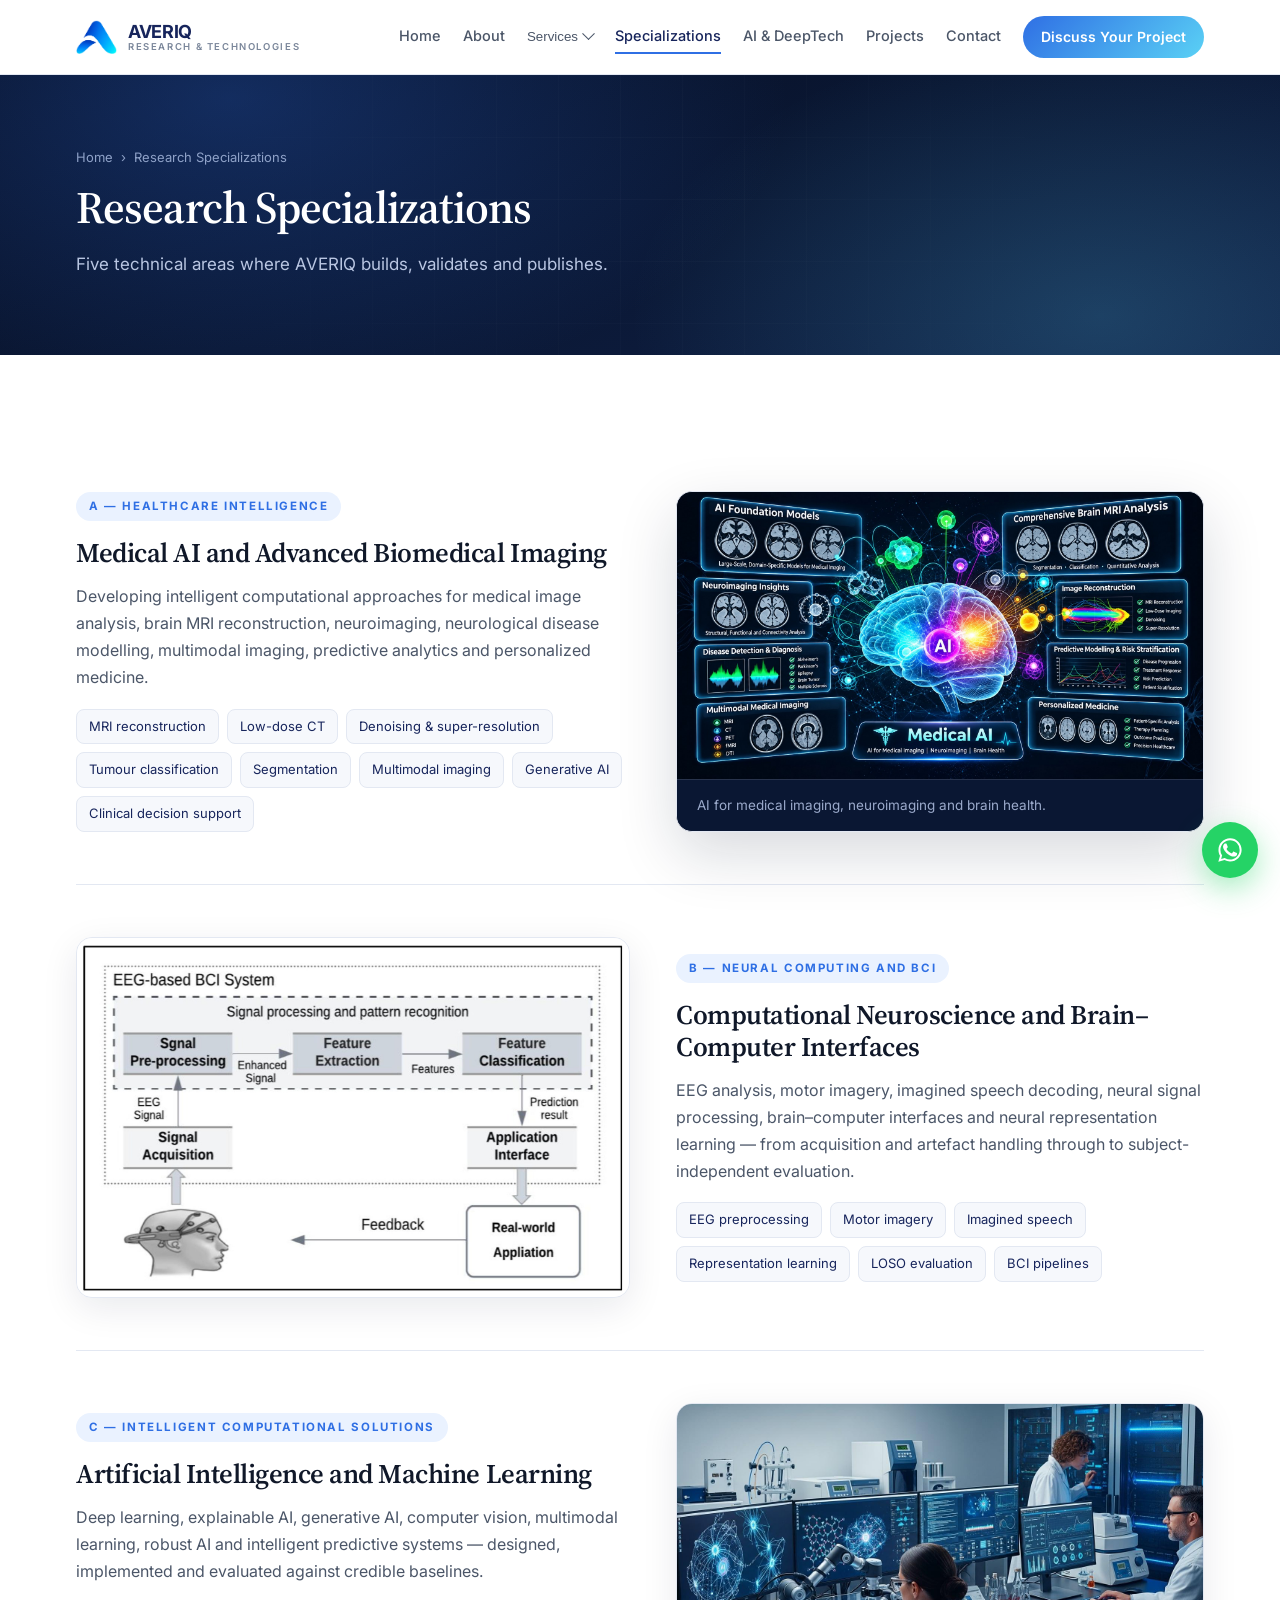
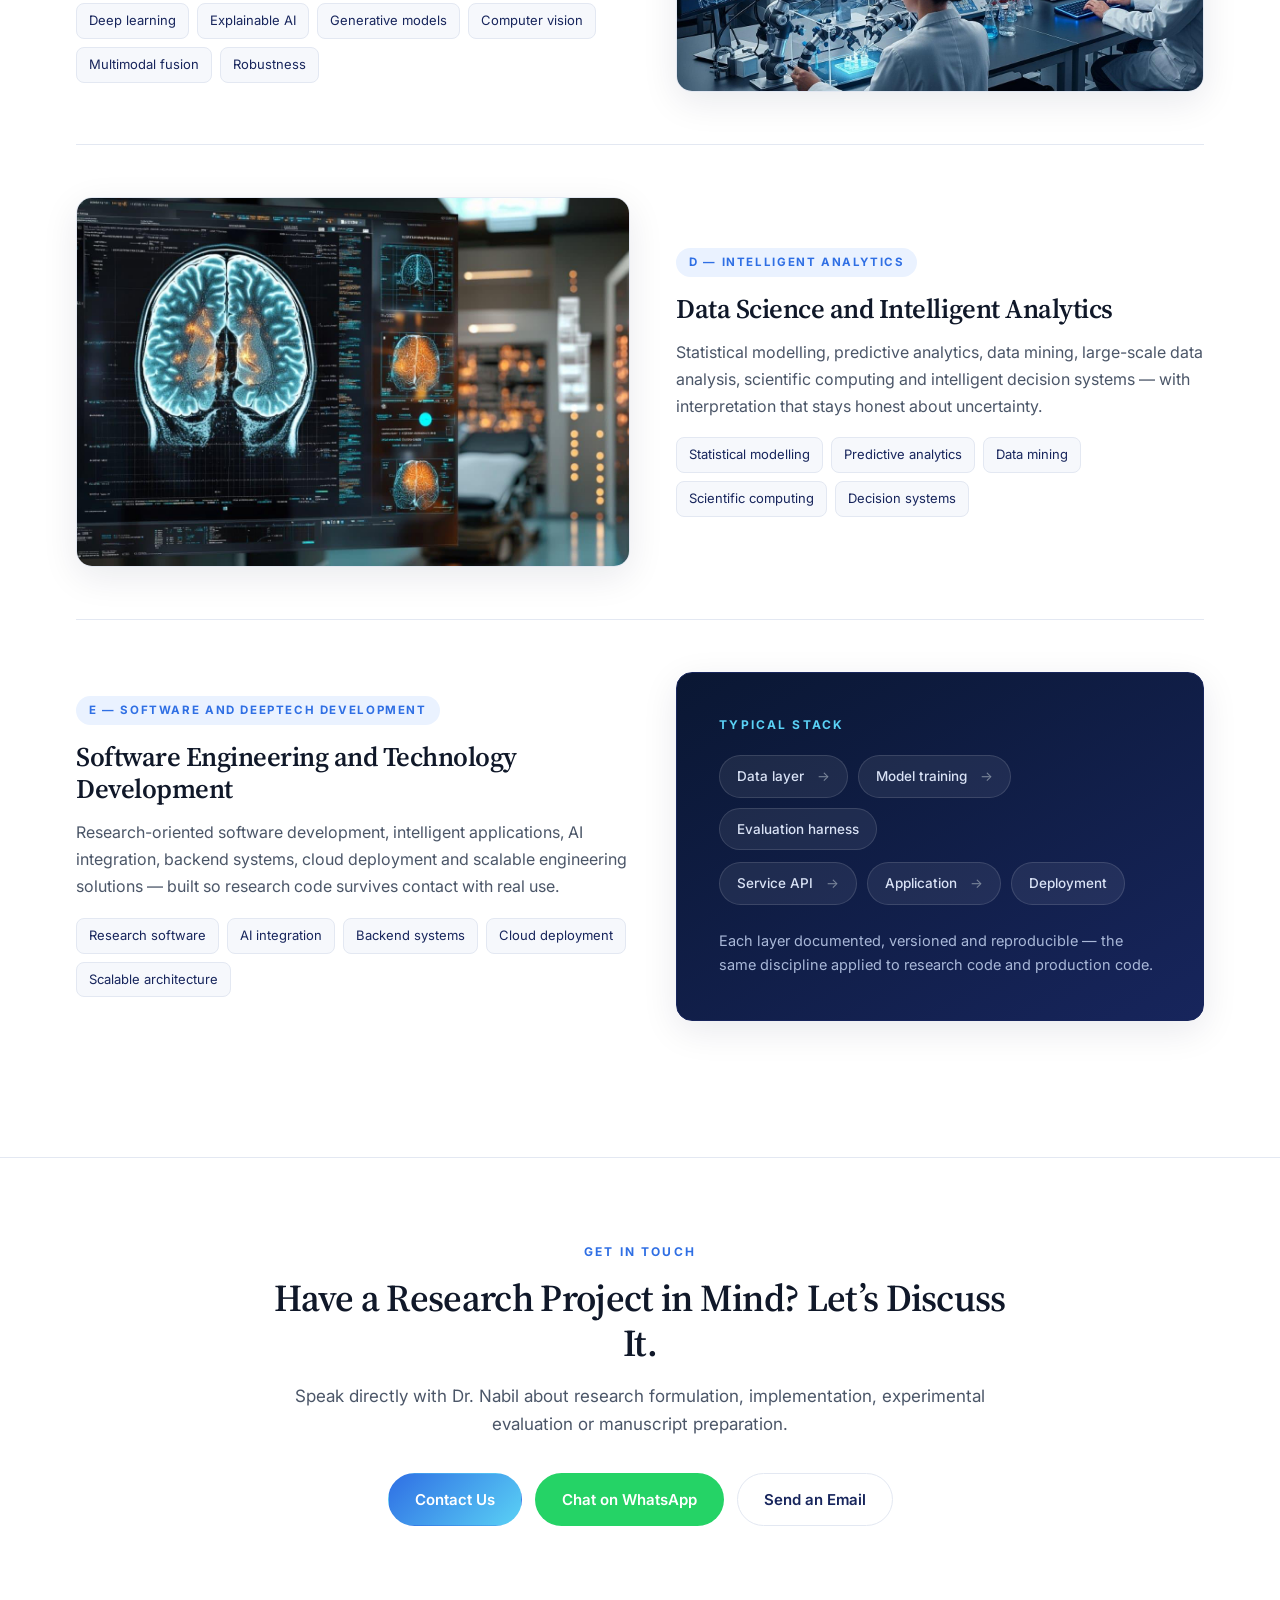
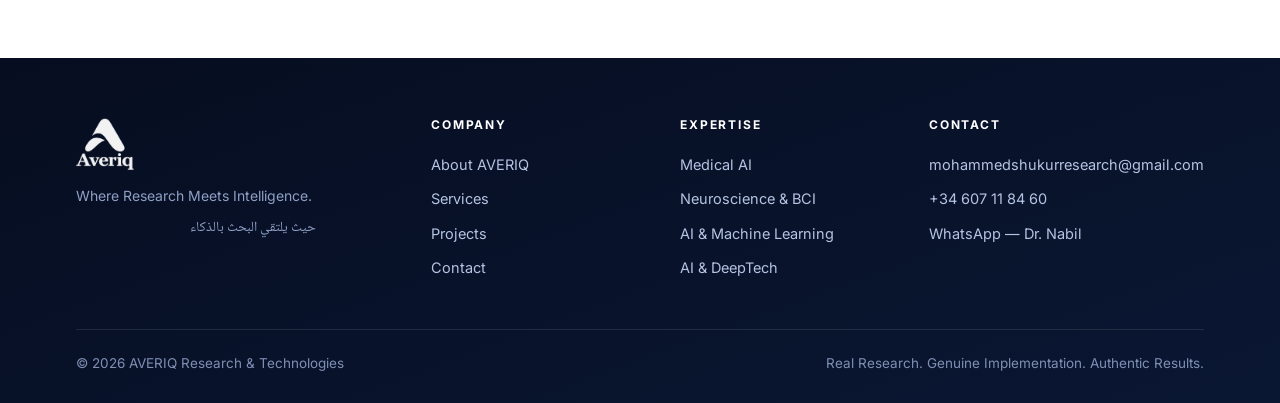
<file: specializations.html>
<!DOCTYPE html>
<html lang="en">
<head>
<meta charset="utf-8">
<meta name="viewport" content="width=device-width, initial-scale=1">
<title>Research Specializations — AVERIQ</title>
<meta name="description" content="Medical AI, computational neuroscience and BCI, machine learning, data science and research software engineering.">
<link rel="canonical" href="https://averiq-r.github.io/specializations.html">
<meta property="og:site_name" content="AVERIQ Research &amp; Technologies">
<meta property="og:title" content="Research Specializations — AVERIQ">
<meta property="og:description" content="Medical AI, computational neuroscience and BCI, machine learning, data science and research software engineering.">
<meta property="og:type" content="website">
<meta property="og:image" content="https://averiq-r.github.io/assets/logo.png">
<meta name="twitter:card" content="summary_large_image">
<meta name="theme-color" content="#0A1733">
<link rel="icon" type="image/png" sizes="32x32" href="assets/favicon-32.png">
<link rel="icon" type="image/png" sizes="64x64" href="assets/favicon.png">
<link rel="apple-touch-icon" href="assets/apple-touch-icon.png">
<link rel="preconnect" href="https://fonts.googleapis.com">
<link rel="preconnect" href="https://fonts.gstatic.com" crossorigin>
<link href="https://fonts.googleapis.com/css2?family=Inter:wght@400;500;600;700&family=Noto+Naskh+Arabic:wght@400;500&family=Source+Serif+4:opsz,wght@8..60,600;8..60,700&display=swap" rel="stylesheet">
<link rel="stylesheet" href="assets/css/averiq.css">
</head>
<body>

<header class="site">
  <div class="wrap nav">
    <a class="brand" href="index.html" aria-label="AVERIQ home">
      <img src="assets/mark.png" alt="">
      <span class="brand-text">
        <span class="brand-name">AVERIQ</span>
        <span class="brand-sub">Research &amp; Technologies</span>
      </span>
    </a>
    <button class="burger" type="button" aria-label="Menu" aria-expanded="false"><span></span></button>
    <nav class="nav-links">
      <a href="index.html">Home</a>
      <a href="about.html">About</a>
      <div class="has-mega">
        <button class="mega-toggle" type="button" aria-expanded="false">Services <span class="chev"></span></button>
        <div class="mega">
          <div class="mega-inner">
        <div class="mega-col">
          <h6>Research Foundations</h6>
          <a href="services.html#research-consultation">Research Consultation</a>
          <a href="services.html#topic-selection">Topic Selection</a>
          <a href="services.html#literature-review">Systematic Literature Review</a>
          <a href="services.html#gap-analysis">Research Gap Analysis</a>
          <a href="services.html#research-proposal">Research Proposal</a>
        </div>
        <div class="mega-col">
          <h6>Methodology &amp; Implementation</h6>
          <a href="services.html#methodology">Methodology &amp; Experimental Design</a>
          <a href="services.html#algorithm-implementation">Algorithm Implementation</a>
          <a href="services.html#model-development">Deep Learning Model Development</a>
          <a href="services.html#dataset-preparation">Dataset Preparation</a>
          <a href="services.html#experiment-pipeline">Experiment Pipelines</a>
        </div>
        <div class="mega-col">
          <h6>Experiments &amp; Validation</h6>
          <a href="services.html#baseline-reproduction">Baseline Reproduction</a>
          <a href="services.html#reproducibility-audit">Reproducibility Audit</a>
          <a href="services.html#ablation-benchmarking">Ablation &amp; Benchmarking</a>
          <a href="services.html#statistical-analysis">Statistical Analysis</a>
          <a href="services.html#results-interpretation">Results Interpretation</a>
        </div>
        <div class="mega-col">
          <h6>Writing &amp; Documentation</h6>
          <a href="services.html#manuscript-structuring">Manuscript Structuring</a>
          <a href="services.html#language-editing">Scientific Language Editing</a>
          <a href="services.html#latex-formatting">LaTeX &amp; Formatting</a>
          <a href="services.html#figures-visualization">Figures &amp; Scientific Visualization</a>
          <a href="services.html#thesis-assistance">Thesis &amp; Dissertation Support</a>
        </div>
        <div class="mega-col">
          <h6>Publication Support</h6>
          <a href="services.html#journal-selection">Journal &amp; Venue Selection</a>
          <a href="services.html#submission-preparation">Submission Preparation</a>
          <a href="services.html#reviewer-response">Reviewer Response Support</a>
          <a href="services.html#review-paper">Review &amp; Survey Papers</a>
          <a href="services.html#book-chapter">Book Chapter Preparation</a>
        </div>
          </div>
          <div class="mega-foot"><div>
            <span>Every engagement is work done with you, with scope agreed in writing before it starts.</span>
            <a class="btn btn-ghost" href="services.html" style="padding:9px 20px;font-size:14px">View all services</a>
          </div></div>
        </div>
      </div>
      <a href="specializations.html" class="active">Specializations</a>
      <a href="deeptech.html">AI &amp; DeepTech</a>
      <a href="projects.html">Projects</a>
      <a href="contact.html">Contact</a>
      <a class="nav-cta" href="contact.html">Discuss Your Project</a>
    </nav>
  </div>
</header>

<div class="hero hero-page">
  <div class="wrap">
    <div class="crumb"><a href="index.html">Home</a> &nbsp;&rsaquo;&nbsp; Research Specializations</div>
    <h1 class="display">Research Specializations</h1>
    <p>Five technical areas where AVERIQ builds, validates and publishes.</p>
  </div>
</div>

<section>
  <div class="wrap">

    <div class="spec reveal" id="medical-ai">
      <div>
        <span class="tag">A &mdash; Healthcare Intelligence</span>
        <h3 class="display">Medical AI and Advanced Biomedical Imaging</h3>
        <p>Developing intelligent computational approaches for medical image analysis, brain MRI
           reconstruction, neuroimaging, neurological disease modelling, multimodal imaging, predictive
           analytics and personalized medicine.</p>
        <div class="chips">
          <span>MRI reconstruction</span><span>Low-dose CT</span><span>Denoising &amp; super-resolution</span>
          <span>Tumour classification</span><span>Segmentation</span><span>Multimodal imaging</span>
          <span>Generative AI</span><span>Clinical decision support</span>
        </div>
      </div>
      <figure class="feature spec-media">
        <img src="assets/img/medical-ai.jpg" width="1698" height="926" loading="lazy"
             alt="Medical AI applications in brain MRI analysis, neuroimaging, disease detection, medical image reconstruction, predictive modelling and personalized medicine.">
        <figcaption>AI for medical imaging, neuroimaging and brain health.</figcaption>
      </figure>
    </div>

    <div class="spec flip reveal" id="neuro">
      <div>
        <span class="tag">B &mdash; Neural Computing and BCI</span>
        <h3 class="display">Computational Neuroscience and Brain&ndash;Computer Interfaces</h3>
        <p>EEG analysis, motor imagery, imagined speech decoding, neural signal processing,
           brain&ndash;computer interfaces and neural representation learning &mdash; from acquisition and
           artefact handling through to subject-independent evaluation.</p>
        <div class="chips">
          <span>EEG preprocessing</span><span>Motor imagery</span><span>Imagined speech</span>
          <span>Representation learning</span><span>LOSO evaluation</span><span>BCI pipelines</span>
        </div>
      </div>
      <div class="spec-media">
        <img src="assets/img/bci-system.jpg" width="1600" height="1040" loading="lazy"
             alt="Block diagram of an EEG-based brain-computer interface system: signal acquisition, pre-processing, feature extraction, feature classification and the application interface with feedback to the user.">
      </div>
    </div>

    <div class="spec reveal" id="aiml">
      <div>
        <span class="tag">C &mdash; Intelligent Computational Solutions</span>
        <h3 class="display">Artificial Intelligence and Machine Learning</h3>
        <p>Deep learning, explainable AI, generative AI, computer vision, multimodal learning, robust AI
           and intelligent predictive systems &mdash; designed, implemented and evaluated against
           credible baselines.</p>
        <div class="chips">
          <span>Deep learning</span><span>Explainable AI</span><span>Generative models</span>
          <span>Computer vision</span><span>Multimodal fusion</span><span>Robustness</span>
        </div>
      </div>
      <div class="spec-media">
        <img src="assets/img/lab-ai.jpg" width="1408" height="768" loading="lazy"
             alt="Researchers working with AI model visualisations, molecular structures and analytical dashboards in a computational laboratory.">
      </div>
    </div>

    <div class="spec flip reveal" id="data">
      <div>
        <span class="tag">D &mdash; Intelligent Analytics</span>
        <h3 class="display">Data Science and Intelligent Analytics</h3>
        <p>Statistical modelling, predictive analytics, data mining, large-scale data analysis,
           scientific computing and intelligent decision systems &mdash; with interpretation that stays
           honest about uncertainty.</p>
        <div class="chips">
          <span>Statistical modelling</span><span>Predictive analytics</span><span>Data mining</span>
          <span>Scientific computing</span><span>Decision systems</span>
        </div>
      </div>
      <div class="spec-media">
        <img src="assets/img/neuro-dashboard.jpg" width="1200" height="800" loading="lazy"
             alt="Clinical analytics display showing brain imaging alongside quantitative readouts and measurement panels.">
      </div>
    </div>

    <div class="spec reveal" id="software">
      <div>
        <span class="tag">E &mdash; Software and DeepTech Development</span>
        <h3 class="display">Software Engineering and Technology Development</h3>
        <p>Research-oriented software development, intelligent applications, AI integration, backend
           systems, cloud deployment and scalable engineering solutions &mdash; built so research code
           survives contact with real use.</p>
        <div class="chips">
          <span>Research software</span><span>AI integration</span><span>Backend systems</span>
          <span>Cloud deployment</span><span>Scalable architecture</span>
        </div>
      </div>
      <div class="spec-media" style="background:linear-gradient(150deg,#0A1733,#17255C);border-color:#17255C">
        <div style="padding:42px;color:#C4D1EC">
          <div style="font-size:12px;letter-spacing:.18em;text-transform:uppercase;color:#5AD1F5;font-weight:700;margin-bottom:20px">Typical stack</div>
          <div class="flow on-dark">
            <span>Data layer</span><span>Model training</span><span>Evaluation harness</span>
          </div>
          <div class="flow on-dark" style="margin-top:12px">
            <span>Service API</span><span>Application</span><span>Deployment</span>
          </div>
          <p style="margin-top:24px;font-size:14.5px;color:#A9B8D8">
            Each layer documented, versioned and reproducible &mdash; the same discipline applied to
            research code and production code.
          </p>
        </div>
      </div>
    </div>

  </div>
</section>


<section class="bordered">
  <div class="wrap">
    <div class="sec-head center">
      <div class="eyebrow">Get in touch</div>
      <h2 class="display">Have a Research Project in Mind? Let&rsquo;s Discuss It.</h2>
      <p>Speak directly with Dr. Nabil about research formulation, implementation, experimental
         evaluation or manuscript preparation.</p>
      <div class="cta-row" style="justify-content:center">
        <a class="btn btn-primary" href="contact.html">Contact Us</a>
        <a class="btn btn-wa" href="https://wa.me/34607118460?text=Hello%20Dr.%20Nabil%2C%20I%20visited%20the%20AVERIQ%20website%20and%20would%20like%20to%20discuss%20research%20and%20publication%20assistance." target="_blank" rel="noopener">Chat on WhatsApp</a>
        <a class="btn btn-ghost" href="mailto:mohammedshukurresearch@gmail.com">Send an Email</a>
      </div>
    </div>
  </div>
</section>

<a class="wa-float" href="https://wa.me/34607118460?text=Hello%20Dr.%20Nabil%2C%20I%20visited%20the%20AVERIQ%20website%20and%20would%20like%20to%20discuss%20research%20and%20publication%20assistance." target="_blank" rel="noopener" aria-label="Chat with Dr. Nabil on WhatsApp" title="Chat with Dr. Nabil">
  <svg viewBox="0 0 24 24" aria-hidden="true"><path d="M17.47 14.38c-.3-.15-1.75-.86-2.02-.96-.27-.1-.47-.15-.67.15-.2.3-.77.96-.94 1.16-.17.2-.35.22-.64.07-.3-.15-1.25-.46-2.38-1.47-.88-.78-1.47-1.75-1.64-2.05-.17-.3-.02-.46.13-.6.13-.13.3-.35.45-.52.15-.17.2-.3.3-.5.1-.2.05-.37-.02-.52-.08-.15-.67-1.6-.92-2.2-.24-.58-.49-.5-.67-.5h-.57c-.2 0-.52.07-.8.37-.27.3-1.04 1.02-1.04 2.48 0 1.46 1.07 2.88 1.22 3.08.15.2 2.1 3.2 5.08 4.49.71.3 1.26.49 1.69.63.71.22 1.36.19 1.87.12.57-.09 1.75-.72 2-1.41.25-.69.25-1.28.17-1.41-.07-.13-.27-.2-.57-.35z"/><path d="M12.04 2C6.58 2 2.13 6.45 2.13 11.91c0 1.75.46 3.46 1.32 4.96L2 22l5.25-1.38a9.87 9.87 0 0 0 4.79 1.22h.01c5.46 0 9.91-4.45 9.91-9.91 0-2.65-1.03-5.14-2.9-7.01A9.82 9.82 0 0 0 12.04 2zm0 18.13h-.01a8.2 8.2 0 0 1-4.19-1.15l-.3-.18-3.12.82.83-3.04-.2-.31a8.17 8.17 0 0 1-1.26-4.36c0-4.54 3.7-8.24 8.25-8.24 2.2 0 4.27.86 5.83 2.42a8.19 8.19 0 0 1 2.41 5.83c0 4.54-3.7 8.24-8.24 8.24z"/></svg>
  <span class="wa-label">Chat with Dr. Nabil</span>
</a>

<footer class="site">
  <div class="wrap">
    <div class="foot-grid">
      <div class="foot-brand">
        <img src="assets/logo.png" alt="AVERIQ Research &amp; Technologies">
        <p>Where Research Meets Intelligence.</p>
        <p class="foot-ar">حيث يلتقي البحث بالذكاء</p>
      </div>
      <div>
        <h5>Company</h5>
        <a href="about.html">About AVERIQ</a>
        <a href="services.html">Services</a>
        <a href="projects.html">Projects</a>
        <a href="contact.html">Contact</a>
      </div>
      <div>
        <h5>Expertise</h5>
        <a href="specializations.html#medical-ai">Medical AI</a>
        <a href="specializations.html#neuro">Neuroscience &amp; BCI</a>
        <a href="specializations.html#aiml">AI &amp; Machine Learning</a>
        <a href="deeptech.html">AI &amp; DeepTech</a>
      </div>
      <div>
        <h5>Contact</h5>
        <a href="mailto:mohammedshukurresearch@gmail.com">mohammedshukurresearch@gmail.com</a>
        <a href="tel:+34607118460">+34 607 11 84 60</a>
        <a href="https://wa.me/34607118460?text=Hello%20Dr.%20Nabil%2C%20I%20visited%20the%20AVERIQ%20website%20and%20would%20like%20to%20discuss%20research%20and%20publication%20assistance." target="_blank" rel="noopener">WhatsApp &mdash; Dr. Nabil</a>
      </div>
    </div>
    <div class="foot-bottom">
      <span>&copy; <span data-year></span> AVERIQ Research &amp; Technologies</span>
      <span>Real Research. Genuine Implementation. Authentic Results.</span>
    </div>
  </div>
</footer>

<script src="assets/js/averiq.js"></script>
</body>
</html>
</file>
<file: assets/css/averiq.css>
/* ============================================================
   AVERIQ Research & Technologies — site stylesheet
   ============================================================ */

:root{
  --navy-950:#060D20;
  --navy-900:#0A1733;
  --navy-800:#0F1F45;
  --navy-700:#17255C;
  --blue:#2F6FE4;
  --blue-600:#2560CC;
  --cyan:#5AD1F5;
  --ink:#101829;
  --body:#4B5668;
  --muted:#7A869A;
  --line:#E3E8F2;
  --line-dark:rgba(255,255,255,.12);
  --bg:#FFFFFF;
  --bg-soft:#F6F8FC;
  --radius:16px;
  --radius-sm:10px;
  --maxw:1180px;
  --shadow:0 10px 36px rgba(10,23,51,.09);
  --shadow-lg:0 22px 60px rgba(10,23,51,.16);
}

*{box-sizing:border-box;margin:0;padding:0}
html{scroll-behavior:smooth;scroll-padding-top:90px;-webkit-text-size-adjust:100%}
body{
  font-family:'Inter',system-ui,-apple-system,sans-serif;
  color:var(--body);background:var(--bg);line-height:1.68;
  -webkit-font-smoothing:antialiased;overflow-x:hidden;
}
img{max-width:100%;display:block}
a{color:var(--blue);text-decoration:none}
h1,h2,h3,h4,h5{color:var(--ink);line-height:1.18;font-weight:700;letter-spacing:-.022em}
.display{font-family:'Source Serif 4',Georgia,serif;font-weight:600;letter-spacing:-.018em}
.wrap{max-width:var(--maxw);margin:0 auto;padding:0 26px}
.narrow{max-width:860px}

/* ---------------- header ---------------- */
header.site{
  position:sticky;top:0;z-index:100;background:rgba(255,255,255,.93);
  backdrop-filter:saturate(180%) blur(14px);border-bottom:1px solid var(--line);
}
.nav{display:flex;align-items:center;gap:30px;height:74px}
.brand{display:flex;align-items:center;gap:11px;flex:none}
.brand img{height:34px;width:auto}
.brand-text{display:flex;flex-direction:column;line-height:1.1}
.brand-name{font-weight:700;font-size:18px;color:var(--navy-700);letter-spacing:-.02em}
.brand-sub{font-size:9.5px;letter-spacing:.17em;text-transform:uppercase;color:var(--muted);font-weight:600}
.nav-links{display:flex;gap:22px;white-space:nowrap;margin-left:auto;font-size:14.5px;font-weight:500;align-items:center}
.nav-links a{color:var(--body);padding:4px 0;border-bottom:2px solid transparent;transition:.16s}
.nav-links a:hover{color:var(--navy-700)}
.nav-links a.active{color:var(--navy-700);border-bottom-color:var(--blue)}
.nav-cta{
  background:linear-gradient(135deg,var(--blue),var(--cyan));color:#fff!important;
  padding:9px 18px!important;border-radius:999px;font-weight:600;font-size:14px;border:0!important;
}
.nav-cta:hover{filter:brightness(1.07)}
.burger{display:none;margin-left:auto;background:none;border:1px solid var(--line);
  border-radius:9px;width:42px;height:38px;cursor:pointer;align-items:center;justify-content:center}
.burger span{display:block;width:18px;height:2px;background:var(--navy-700);position:relative}
.burger span::before,.burger span::after{content:"";position:absolute;left:0;width:18px;height:2px;background:var(--navy-700)}
.burger span::before{top:-6px}.burger span::after{top:6px}
@media(max-width:1120px){
  .nav-links{
    display:none;position:absolute;top:74px;left:0;right:0;background:#fff;
    flex-direction:column;align-items:stretch;gap:0;padding:10px 26px 20px;
    border-bottom:1px solid var(--line);box-shadow:var(--shadow);
  }
  .nav-links.open{display:flex}
  .nav-links a{padding:13px 0;border-bottom:1px solid var(--line)}
  .nav-links a.active{border-bottom-color:var(--line);color:var(--blue)}
  .nav-cta{text-align:center;margin-top:12px}
  .burger{display:flex}
}

/* ---------------- hero ---------------- */
.hero{
  position:relative;color:#D9E2F5;overflow:hidden;
  background:
    radial-gradient(900px 500px at 18% 8%, rgba(47,111,228,.30) 0%, transparent 62%),
    radial-gradient(760px 460px at 86% 86%, rgba(90,209,245,.20) 0%, transparent 62%),
    linear-gradient(160deg,var(--navy-950) 0%,var(--navy-900) 48%,var(--navy-800) 100%);
}
.hero::after{
  content:"";position:absolute;inset:0;pointer-events:none;opacity:.5;
  background-image:
    linear-gradient(rgba(255,255,255,.045) 1px,transparent 1px),
    linear-gradient(90deg,rgba(255,255,255,.045) 1px,transparent 1px);
  background-size:62px 62px;
  mask-image:radial-gradient(circle at 50% 42%,#000 0%,transparent 76%);
  -webkit-mask-image:radial-gradient(circle at 50% 42%,#000 0%,transparent 76%);
}
.hero .wrap{position:relative;z-index:2}
.hero-home{padding:96px 0 104px;text-align:center}
.hero-logo{width:clamp(84px,10vw,108px);height:auto;margin:0 auto 22px}
.hero h1{
  color:#fff;font-size:clamp(31px,5.1vw,56px);max-width:24ch;margin:0 auto;
  font-family:'Source Serif 4',Georgia,serif;font-weight:600;letter-spacing:-.02em;line-height:1.1;
}
.hero .kicker{
  font-size:12px;letter-spacing:.2em;text-transform:uppercase;font-weight:700;
  color:var(--cyan);margin-bottom:18px;
}
.hero p.lede{max-width:700px;margin:22px auto 0;font-size:clamp(16px,1.6vw,18.5px);color:#B9C6E2}
.tagline-ar{
  font-family:'Noto Naskh Arabic',serif;direction:rtl;font-size:clamp(16px,1.9vw,20px);
  color:var(--cyan);margin-top:14px;opacity:.95;
}
.hero-rule{width:62px;height:3px;border-radius:3px;margin:28px auto 0;
  background:linear-gradient(90deg,var(--blue),var(--cyan))}

.hero-word{
  font-size:clamp(30px,4.6vw,44px);font-weight:700;color:#fff;letter-spacing:.06em;
  line-height:1;margin-bottom:9px;
}
.hero-word-sub{
  font-size:clamp(9.5px,1.1vw,11.5px);letter-spacing:.34em;text-transform:uppercase;
  color:#8FA7D6;font-weight:600;margin-bottom:26px;
}

/* page hero (inner pages) */
.hero-page{padding:72px 0 76px}
.hero-page h1{color:#fff;font-size:clamp(28px,4.3vw,45px);max-width:20ch;margin:0}
.hero-page p{max-width:660px;margin-top:18px;font-size:17px;color:#B9C6E2}
.crumb{font-size:13px;color:#8FA2C8;margin-bottom:14px}
.crumb a{color:#8FA2C8}
.crumb a:hover{color:var(--cyan)}

/* ---------------- buttons ---------------- */
.cta-row{display:flex;gap:13px;flex-wrap:wrap;margin-top:34px}
.hero-home .cta-row{justify-content:center}
.btn{
  display:inline-flex;align-items:center;gap:9px;padding:13px 26px;border-radius:999px;
  font-weight:600;font-size:15px;border:1px solid transparent;cursor:pointer;transition:.18s;
  font-family:inherit;
}
.btn-primary{background:linear-gradient(135deg,var(--blue),var(--cyan));color:#fff}
.btn-primary:hover{filter:brightness(1.08);transform:translateY(-1px);box-shadow:0 10px 26px rgba(47,111,228,.34)}
.btn-ghost{border-color:var(--line);color:var(--navy-700);background:#fff}
.btn-ghost:hover{border-color:var(--blue);color:var(--blue)}
.btn-onDark{border-color:rgba(255,255,255,.3);color:#fff;background:rgba(255,255,255,.06)}
.btn-onDark:hover{background:rgba(255,255,255,.14);border-color:rgba(255,255,255,.5)}
.btn-wa{background:#25D366;color:#fff}
.btn-wa:hover{filter:brightness(1.07);transform:translateY(-1px)}

/* ---------------- sections ---------------- */
section{padding:84px 0}
section.soft{background:var(--bg-soft)}
section.bordered{border-top:1px solid var(--line)}
.eyebrow{
  font-size:12px;font-weight:700;letter-spacing:.18em;text-transform:uppercase;
  color:var(--blue);margin-bottom:14px;
}
.sec-head{max-width:740px;margin-bottom:48px}
.sec-head.center{margin-left:auto;margin-right:auto;text-align:center}
.sec-head h2{font-size:clamp(26px,3.5vw,38px)}
.sec-head p{margin-top:16px;font-size:17px}

/* ---------------- grids & cards ---------------- */
.grid{display:grid;gap:22px}
.g2{grid-template-columns:repeat(2,1fr)}
.g3{grid-template-columns:repeat(3,1fr)}
.g4{grid-template-columns:repeat(4,1fr)}
@media(max-width:1000px){.g3,.g4{grid-template-columns:repeat(2,1fr)}}
@media(max-width:720px){.g2,.g3,.g4{grid-template-columns:1fr}}

.card{
  background:#fff;border:1px solid var(--line);border-radius:var(--radius);
  padding:28px;transition:.2s;
}
.card:hover{border-color:#C7D7F6;box-shadow:var(--shadow);transform:translateY(-3px)}
.card h3{font-size:18.5px;margin-bottom:10px;color:var(--ink)}
.card p{font-size:15px;color:var(--body)}
.card ul{margin-top:14px;padding-left:0;list-style:none;font-size:14.5px;display:grid;gap:8px}
.card ul li{padding-left:20px;position:relative}
.card ul li::before{
  content:"";position:absolute;left:0;top:9px;width:7px;height:7px;border-radius:50%;
  background:linear-gradient(135deg,var(--blue),var(--cyan));
}
.ic{
  width:46px;height:46px;border-radius:12px;margin-bottom:18px;display:grid;place-items:center;
  background:linear-gradient(135deg,#EAF2FF,#E1F6FD);color:var(--blue);
}
.ic svg{width:23px;height:23px;stroke:currentColor;fill:none;stroke-width:1.9;
  stroke-linecap:round;stroke-linejoin:round}

/* commitment band (dark) */
.band{
  background:
    radial-gradient(700px 400px at 12% 0%, rgba(47,111,228,.26) 0%, transparent 60%),
    linear-gradient(145deg,var(--navy-900),var(--navy-800));
  color:#C4D1EC;border-radius:22px;padding:clamp(32px,4.4vw,56px);
}
.band h2{color:#fff}
.band p{color:#B9C6E2}
.band .eyebrow{color:var(--cyan)}
.band-grid{display:grid;grid-template-columns:repeat(4,1fr);gap:20px;margin-top:40px}
@media(max-width:1000px){.band-grid{grid-template-columns:repeat(2,1fr)}}
@media(max-width:620px){.band-grid{grid-template-columns:1fr}}
.band-item{
  background:rgba(255,255,255,.055);border:1px solid var(--line-dark);
  border-radius:14px;padding:24px;
}
.band-item h4{color:#fff;font-size:16.5px;margin-bottom:8px}
.band-item p{font-size:14.5px;color:#A9B8D8;margin:0}

/* ---------------- workflow ---------------- */
.flow{display:flex;flex-wrap:wrap;gap:10px;margin-top:8px}
.flow span{
  background:#fff;border:1px solid var(--line);border-radius:999px;
  padding:9px 17px;font-size:13.5px;font-weight:500;color:var(--navy-700);
  position:relative;
}
.flow span:not(:last-child)::after{content:"→";margin-left:13px;color:var(--muted);font-weight:400}
.flow.on-dark span{background:rgba(255,255,255,.07);border-color:var(--line-dark);color:#D9E2F5}

.steps{display:grid;gap:16px;counter-reset:st}
.step{
  display:flex;gap:20px;background:#fff;border:1px solid var(--line);
  border-radius:var(--radius);padding:24px 26px;transition:.2s;
}
.step:hover{border-color:#C7D7F6;box-shadow:var(--shadow)}
.step .n{
  flex:none;width:36px;height:36px;border-radius:50%;display:grid;place-items:center;
  background:linear-gradient(135deg,var(--navy-700),var(--blue));color:#fff;font-weight:700;font-size:14.5px;
}
.step h4{font-size:17px;margin-bottom:5px}
.step p{font-size:15px;margin:0}

/* ---------------- specialization blocks ---------------- */
.spec{
  display:grid;grid-template-columns:1.05fr 1fr;gap:46px;align-items:center;
  padding:52px 0;border-top:1px solid var(--line);
}
.spec:first-of-type{border-top:0}
.spec.flip .spec-media{order:-1}
@media(max-width:900px){
  .spec{grid-template-columns:1fr;gap:28px;padding:40px 0}
  .spec.flip .spec-media{order:0}
}
.spec h3{font-size:clamp(21px,2.7vw,27px);margin-bottom:14px}
.spec .tag{
  display:inline-block;font-size:11.5px;font-weight:700;letter-spacing:.14em;text-transform:uppercase;
  color:var(--blue);background:#EAF2FF;border-radius:999px;padding:5px 13px;margin-bottom:16px;
}
.spec-media{
  border-radius:var(--radius);overflow:hidden;border:1px solid var(--line);
  background:var(--bg-soft);box-shadow:var(--shadow);
}
.spec-media img{width:100%;height:auto}
.chips{display:flex;flex-wrap:wrap;gap:8px;margin-top:18px}
.chips span{
  font-size:13px;background:var(--bg-soft);border:1px solid var(--line);
  border-radius:8px;padding:6px 12px;color:var(--navy-700);
}

/* figure (medical AI infographic) */
figure.feature{
  margin:0;border-radius:var(--radius);overflow:hidden;
  border:1px solid var(--line);box-shadow:var(--shadow-lg);background:var(--navy-950);
}
figure.feature img{width:100%;height:auto}
figure.feature figcaption{
  font-size:13.5px;color:#9BAACB;padding:14px 20px;background:var(--navy-900);
  border-top:1px solid var(--line-dark);
}

/* ---------------- contact ---------------- */
.contact-grid{display:grid;grid-template-columns:1.1fr .9fr;gap:46px;align-items:start}
@media(max-width:900px){.contact-grid{grid-template-columns:1fr;gap:34px}}
label{display:block;font-size:13.5px;font-weight:600;color:var(--ink);margin-bottom:7px}
input,textarea,select{
  width:100%;padding:12px 14px;border:1px solid var(--line);border-radius:var(--radius-sm);
  font:400 15px/1.5 inherit;color:var(--ink);background:#fff;margin-bottom:18px;
}
input:focus,textarea:focus,select:focus{outline:2px solid #CFE0FB;border-color:var(--blue)}
textarea{min-height:130px;resize:vertical}
.form-note{font-size:13px;color:var(--muted);margin-top:-6px;margin-bottom:16px}
.contact-card{
  background:var(--bg-soft);border:1px solid var(--line);border-radius:var(--radius);padding:28px;
}
.contact-card h3{font-size:18px;margin-bottom:4px}
.contact-card .role{font-size:14px;color:var(--blue);font-weight:600;margin-bottom:20px}
.contact-list{list-style:none;display:grid;gap:16px;font-size:15.5px}
.contact-list strong{
  display:block;font-size:11.5px;font-weight:700;letter-spacing:.13em;
  text-transform:uppercase;color:var(--muted);margin-bottom:3px;
}
.contact-list a{color:var(--navy-700);font-weight:500;word-break:break-word}
.contact-list a:hover{color:var(--blue)}

/* ---------------- WhatsApp float ---------------- */
.wa-float{
  position:fixed;right:22px;bottom:22px;z-index:200;display:flex;align-items:center;gap:0;
  background:#25D366;color:#fff;border-radius:999px;padding:14px;
  box-shadow:0 10px 30px rgba(37,211,102,.42);transition:.22s;
}
.wa-float svg{width:28px;height:28px;fill:#fff;flex:none}
.wa-float .wa-label{
  max-width:0;overflow:hidden;white-space:nowrap;font-weight:600;font-size:14.5px;
  transition:max-width .28s ease,margin .28s ease;margin-left:0;
}
.wa-float:hover{padding-right:20px}
.wa-float:hover .wa-label{max-width:200px;margin-left:11px}
@media(max-width:600px){
  .wa-float{right:16px;bottom:16px;padding:13px}
  .wa-float:hover .wa-label{max-width:0;margin-left:0}
  .wa-float:hover{padding-right:13px}
}

/* ---------------- footer ---------------- */
footer.site{
  background:linear-gradient(160deg,var(--navy-950),var(--navy-900));
  color:#93A2C9;padding:60px 0 28px;font-size:14.5px;
}
.foot-grid{display:grid;grid-template-columns:1.5fr 1fr 1fr 1.2fr;gap:36px}
@media(max-width:900px){.foot-grid{grid-template-columns:1fr 1fr;gap:30px}}
@media(max-width:560px){.foot-grid{grid-template-columns:1fr}}
footer.site h5{
  color:#fff;font-size:12px;letter-spacing:.15em;text-transform:uppercase;margin-bottom:16px;font-weight:700;
}
footer.site a{color:#B5C3E2;display:block;padding:5px 0}
footer.site a:hover{color:var(--cyan)}
.foot-brand img{height:52px;margin-bottom:14px;filter:brightness(0) invert(1);opacity:.95}
.foot-brand p{font-size:14px;color:#8FA0C4;max-width:30ch}
.foot-ar{font-family:'Noto Naskh Arabic',serif;direction:rtl;color:#8FA0C4;font-size:14.5px;margin-top:10px}
.foot-bottom{
  border-top:1px solid rgba(255,255,255,.1);margin-top:44px;padding-top:22px;
  display:flex;justify-content:space-between;gap:16px;flex-wrap:wrap;font-size:13.5px;color:#7F8FB4;
}

/* ---------------- misc ---------------- */
.prose p{margin-bottom:18px;font-size:16.5px}
.prose p:last-child{margin-bottom:0}
.quote{
  border-left:3px solid var(--blue);padding-left:22px;font-family:'Source Serif 4',Georgia,serif;
  font-size:clamp(19px,2.3vw,24px);color:var(--ink);font-weight:600;line-height:1.42;
}
.note{
  background:#FFF8E8;border:1px solid #F0DFB4;border-radius:var(--radius-sm);
  padding:16px 18px;font-size:14.5px;color:#6B5522;
}
.reveal{opacity:0;transform:translateY(18px);transition:opacity .6s ease,transform .6s ease}
.reveal.in{opacity:1;transform:none}
@media(prefers-reduced-motion:reduce){
  .reveal{opacity:1;transform:none;transition:none}
  html{scroll-behavior:auto}
}

/* ============================================================
   Services mega-menu
   ============================================================ */
.has-mega{position:relative}
.mega-toggle{
  display:inline-flex;align-items:center;gap:6px;color:var(--body);
  background:none;border:0;font:500 14.5px/1 inherit;cursor:pointer;
  padding:4px 0;border-bottom:2px solid transparent;
}
.mega-toggle:hover,.has-mega:hover .mega-toggle{color:var(--navy-700)}
.mega-toggle.active{color:var(--navy-700);border-bottom-color:var(--blue)}
.mega-toggle .chev{
  width:9px;height:9px;border-right:1.8px solid currentColor;border-bottom:1.8px solid currentColor;
  transform:rotate(45deg) translate(-2px,-2px);transition:transform .2s;
}
.has-mega:hover .mega-toggle .chev,.has-mega.open .mega-toggle .chev{transform:rotate(225deg) translate(-3px,-3px)}

.mega{
  position:fixed;left:0;right:0;top:74px;background:#fff;border-top:1px solid var(--line);
  border-bottom:1px solid var(--line);box-shadow:0 22px 48px rgba(10,23,51,.13);
  opacity:0;visibility:hidden;transform:translateY(-8px);transition:.18s;z-index:99;
}
.has-mega:hover .mega,.has-mega:focus-within .mega,.has-mega.open .mega{
  opacity:1;visibility:visible;transform:none;
}
.mega-inner{
  max-width:var(--maxw);margin:0 auto;padding:34px 26px 32px;
  display:grid;grid-template-columns:repeat(5,1fr);gap:28px;
}
.mega-col h6{
  font-size:11px;font-weight:700;letter-spacing:.15em;text-transform:uppercase;
  color:var(--blue);margin-bottom:14px;
}
.mega-col a{
  display:block;font-size:14px;color:var(--body);padding:7px 10px;margin-left:-10px;
  border-radius:8px;line-height:1.35;font-weight:500;transition:.14s;
}
.mega-col a:hover{background:var(--bg-soft);color:var(--navy-700)}
.mega-foot{
  border-top:1px solid var(--line);background:var(--bg-soft);
}
.mega-foot div{
  max-width:var(--maxw);margin:0 auto;padding:15px 26px;display:flex;
  justify-content:space-between;align-items:center;gap:18px;flex-wrap:wrap;font-size:14px;
}
@media(max-width:1120px){
  .mega{
    position:static;opacity:1;visibility:visible;transform:none;box-shadow:none;
    border:0;display:none;
  }
  .has-mega.open .mega{display:block}
  .has-mega:hover .mega{display:none}
  .has-mega.open:hover .mega{display:block}
  .mega-inner{grid-template-columns:1fr;gap:20px;padding:16px 0 8px}
  .mega-col a{padding:9px 0;margin-left:0;border-bottom:0}
  .mega-foot{display:none}
  .mega-toggle{width:100%;justify-content:space-between;padding:13px 0;border-bottom:1px solid var(--line)}
  .has-mega{width:100%}
}

/* ============================================================
   Service detail accordions
   ============================================================ */
.svc-group{margin-bottom:46px}
.svc-group > h3{
  font-size:13px;font-weight:700;letter-spacing:.15em;text-transform:uppercase;
  color:var(--blue);margin-bottom:18px;padding-bottom:12px;border-bottom:1px solid var(--line);
}
.svc-list{display:grid;grid-template-columns:repeat(2,1fr);gap:14px;align-items:start}
@media(max-width:820px){.svc-list{grid-template-columns:1fr}}
details.svc{
  background:#fff;border:1px solid var(--line);border-radius:var(--radius-sm);
  transition:border-color .18s,box-shadow .18s;
}
details.svc:hover{border-color:#C7D7F6}
details.svc[open]{border-color:var(--blue);box-shadow:var(--shadow)}
details.svc summary{
  list-style:none;cursor:pointer;padding:17px 20px;display:flex;align-items:center;
  gap:12px;font-weight:600;font-size:15.5px;color:var(--ink);
}
details.svc summary::-webkit-details-marker{display:none}
details.svc summary::after{
  content:"";margin-left:auto;flex:none;width:9px;height:9px;
  border-right:2px solid var(--muted);border-bottom:2px solid var(--muted);
  transform:rotate(45deg) translate(-2px,-2px);transition:transform .2s;
}
details.svc[open] summary::after{transform:rotate(225deg) translate(-3px,-3px);border-color:var(--blue)}
details.svc summary .dot{
  flex:none;width:8px;height:8px;border-radius:50%;
  background:linear-gradient(135deg,var(--blue),var(--cyan));
}
.svc-body{padding:0 20px 20px 40px;font-size:15px}
details.svc:target{border-color:var(--blue);box-shadow:var(--shadow)}
</file>
